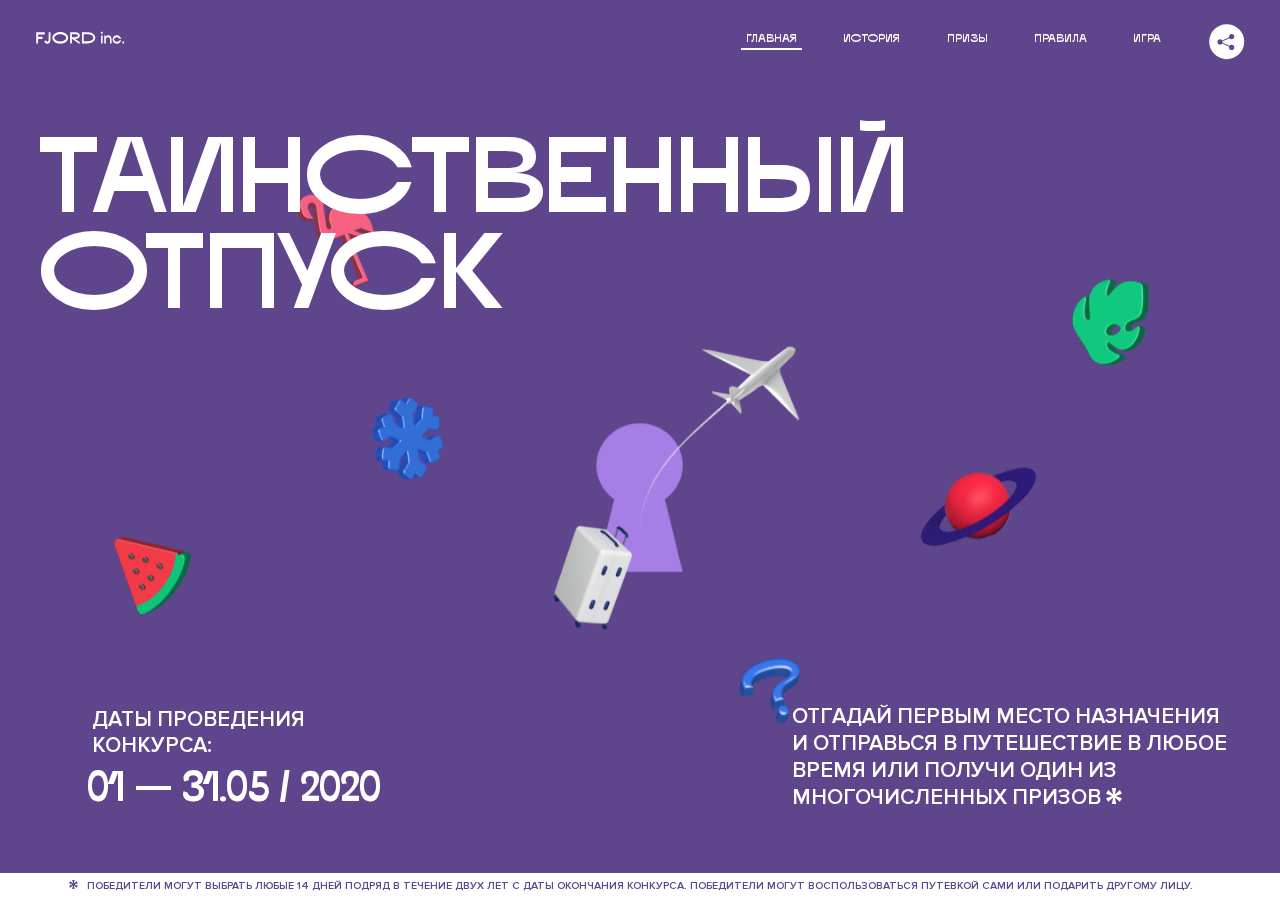
<file: 1/index.html>
<!DOCTYPE html>
<html lang="ru">
<head>
  <meta charset="UTF-8">
  <meta name="description" content="">
  <meta name="viewport" content="width=device-width, initial-scale=1.0">
  <meta http-equiv="X-UA-Compatible" content="ie=edge">
  <title>Mysterious Vacation</title>
<link href="css/style.min.css" rel="stylesheet">  <base href="https://htmlacademy-animation.github.io/1092463-magic-vacation-1/1/">
</head>
<body>

  <header class="page-header js-header">
    <div class="page-header__wrapper">
      <a href="#" class="page-header__logo" aria-label="Перейти на страницу FJORD.Inc">
        <svg width="100" height="15" viewBox="0 0 100 15" fill="none" xmlns="http://www.w3.org/2000/svg">
          <path d="M0.26 1.4V14H2.276V8.906H7.334V6.44H2.276V3.848H9.872V1.4H0.26ZM12.733 14.36C15.127 14.36 16.243 12.65 16.243 9.5V1.4H14.263V8.96C14.263 11.21 13.723 11.876 12.733 11.876C11.833 11.876 11.473 11.3 11.347 10.58L9.36702 10.94C9.63702 13.046 10.663 14.36 12.733 14.36ZM18.3918 7.7C18.3918 11.372 22.3878 14.36 27.3198 14.36C32.2518 14.36 36.2478 11.372 36.2478 7.7C36.2478 4.028 32.2518 1.04 27.3198 1.04C22.3878 1.04 18.3918 4.028 18.3918 7.7ZM20.6058 7.7C20.6058 5.378 23.6118 3.524 27.3198 3.524C30.9918 3.524 33.9798 5.378 33.9798 7.7C33.9798 10.004 30.9918 11.858 27.3198 11.858C23.6118 11.858 20.6058 10.004 20.6058 7.7ZM40.403 14V8.906H40.799L49.079 14.702V12.38L44.039 8.906H44.201C47.999 8.906 49.277 7.304 49.277 5.162C49.277 3.092 47.999 1.4 44.201 1.4H38.387V14H40.403ZM43.535 3.722C45.785 3.722 47.045 4.136 47.045 5.432C47.045 6.764 45.785 7.034 43.535 7.034H40.403V3.722H43.535ZM51.6936 1.382V14H57.8676C62.7456 14 66.7236 11.534 66.7236 7.7C66.7236 3.848 62.7456 1.382 57.8676 1.382H51.6936ZM53.7096 11.624V3.722H57.5436C61.5396 3.722 64.4916 5.018 64.4916 7.7C64.4916 10.238 61.5396 11.624 57.5436 11.624H53.7096ZM73.1832 14.018H74.9832V5H73.1832V14.018ZM72.9132 1.976C72.9132 2.57 73.3992 3.092 74.0832 3.092C74.7492 3.092 75.2352 2.57 75.2352 1.976C75.2352 1.382 74.7672 0.805999 74.0832 0.805999C73.3812 0.805999 72.9132 1.382 72.9132 1.976ZM76.7867 14H78.5687V9.104C78.7487 8.006 79.5947 6.962 81.0887 6.962C82.1147 6.962 83.2667 7.448 83.2667 9.554V14H85.0487V9.014C85.0487 6.152 83.2307 4.73 81.3587 4.73C79.9187 4.73 79.0727 5.558 78.5687 6.854V5H76.7867V14ZM90.9898 14.27C93.5098 14.27 95.3818 12.506 95.7238 10.328H94.0498C93.7258 11.3 92.6998 12.02 90.9898 12.02C88.8478 12.02 87.7678 10.922 87.7678 9.59C87.7678 8.24 88.8478 6.962 90.9898 6.962C92.7538 6.962 93.7978 7.844 94.0858 8.924H95.7418C95.4358 6.71 93.6178 4.73 90.9898 4.73C88.0918 4.73 86.1298 7.124 86.1298 9.59C86.1298 12.074 88.1278 14.27 90.9898 14.27ZM97.0693 12.938C97.0693 13.658 97.5553 14.144 98.2753 14.144C98.9953 14.144 99.4813 13.658 99.4813 12.938C99.4813 12.2 98.9953 11.714 98.2753 11.714C97.5553 11.714 97.0693 12.2 97.0693 12.938Z" fill="currentColor"></path>
        </svg>
      </a>
      <button class="page-header__toggler js-menu-toggler" type="button" aria-label="Управление мобильным меню"><span>Меню</span></button>
      <nav class="page-header__nav">
        <div class="page-header__menu js-menu" id="menu">
          <ul>
            <li>
              <a class="js-menu-link active" href="#top" data-href="top">главная</a>
            </li>
            <li>
              <a class="js-menu-link" href="#story" data-href="story">история</a>
            </li>
            <li>
              <a class="js-menu-link" href="#prizes" data-href="prizes">призы</a>
            </li>
            <li>
              <a class="js-menu-link" href="#rules" data-href="rules">правила</a>
            </li>
            <li>
              <a class="js-menu-link" href="#game" data-href="game">игра</a>
            </li>
          </ul>
        </div>
        <div class="page-header__social">
          <div class="social-block js-social-block">
            <button class="social-block__toggler" aria-label="Управлять блоком с социальными кнопками">
              <svg width="26" height="22" viewBox="0 0 27 22" fill="none" xmlns="http://www.w3.org/2000/svg">
                <path d="M19.6721 7.43664C21.6273 7.43664 23.213 5.85095 23.213 3.89566C23.213 1.94037 21.6273 0.354675 19.6721 0.354675C17.7168 0.354675 16.1311 1.94037 16.1311 3.89566C16.1311 4.19968 16.1728 4.49178 16.2458 4.77345L7.21751 8.95527C6.57519 8.05214 5.52303 7.46049 4.33078 7.46049C2.37549 7.46049 0.789795 9.04618 0.789795 11.0015C0.789795 12.9568 2.37549 14.5425 4.33078 14.5425C5.52303 14.5425 6.57668 13.9508 7.21751 13.0477L16.2458 17.2295C16.1743 17.5112 16.1311 17.8033 16.1311 18.1073C16.1311 20.0626 17.7168 21.6483 19.6721 21.6483C21.6273 21.6483 23.213 20.0626 23.213 18.1073C23.213 16.152 21.6273 14.5663 19.6721 14.5663C18.4798 14.5663 17.4262 15.158 16.7853 16.0611L7.75701 11.8793C7.82854 11.5976 7.87176 11.3055 7.87176 11.0015C7.87176 10.6974 7.83003 10.4053 7.75701 10.1237L16.7853 5.94186C17.4262 6.84499 18.4783 7.43664 19.6721 7.43664Z" fill="currentColor"></path>
              </svg>
            </button>
            <ul class="social-block__list">
              <li>
                <a class="social-block__link social-block__link--fb" href="#" aria-label="Мы на Facebook">
                  <svg width="8" height="17" viewBox="0 0 8 17" fill="none" xmlns="http://www.w3.org/2000/svg">
                    <path d="M4.24646 16.9899H1.09275L1.05793 8.49828H0V5.30707H1.05793V3.81124C1.05793 1.42084 2.57654 0 5.21735 0H7.41758V3.18585H5.30841C4.28262 3.18585 4.2478 3.48582 4.2478 4.24914V5.30707H7.42964L7.16716 8.49828H4.2478V16.9899H4.24646Z" fill="currentColor"></path>
                  </svg>
                </a>
              </li>
              <li>
                <a class="social-block__link social-block__link--insta" href="#" aria-label="Мы в Instagram">
                  <svg width="15" height="15" viewBox="0 0 15 15" fill="none" xmlns="http://www.w3.org/2000/svg">
                    <path d="M11.0197 0H4.19806C2.14246 0 0.471191 1.66993 0.471191 3.72285V10.5499C0.471191 12.6082 2.14112 14.2727 4.19806 14.2727H11.0197C13.0753 14.2727 14.7466 12.6082 14.7466 10.5499V3.72285C14.7466 1.67127 13.0753 0 11.0197 0ZM11.0197 12.4849H4.19806C3.13076 12.4849 2.26432 11.6158 2.26432 10.5512V3.72419C2.26432 2.65956 3.13076 1.79715 4.19806 1.79715H11.0197C12.087 1.79715 12.9535 2.6609 12.9535 3.72419V10.5512C12.9535 11.6145 12.087 12.4849 11.0197 12.4849Z" fill="currentColor"></path>
                    <path d="M7.60887 3.11084C5.38989 3.11084 3.58203 4.9187 3.58203 7.14036C3.58203 9.35532 5.38989 11.1645 7.60887 11.1645C9.83053 11.1645 11.6357 9.35666 11.6357 7.14036C11.6357 4.9187 9.83053 3.11084 7.60887 3.11084ZM7.60887 9.36871C6.37551 9.36871 5.37784 8.37372 5.37784 7.14036C5.37784 5.90699 6.37551 4.90665 7.60887 4.90665C8.83822 4.90665 9.84259 5.90833 9.84259 7.14036C9.84392 8.37238 8.83822 9.36871 7.60887 9.36871Z" fill="currentColor"></path>
                    <path d="M11.3573 2.35962C10.8256 2.35962 10.3931 2.79752 10.3931 3.32381C10.3931 3.85546 10.8256 4.29336 11.3573 4.29336C11.8862 4.29336 12.3215 3.85546 12.3215 3.32381C12.3215 2.79752 11.8862 2.35962 11.3573 2.35962Z" fill="currentColor"></path>
                  </svg>
                </a>
              </li>
              <li>
                <a class="social-block__link social-block__link--vk" href="#" aria-label="Мы ВКонтакте">
                  <svg width="17" height="10" viewBox="0 0 17 10" fill="none" xmlns="http://www.w3.org/2000/svg">
                    <path d="M14.1234 4.9002C14.1234 4.9002 16.3623 1.72708 16.5866 0.680242C16.6595 0.312285 16.4947 0.103188 16.1069 0.103188C16.1069 0.103188 14.8193 0.103188 14.168 0.103188C13.7235 0.103188 13.5587 0.293278 13.4235 0.579768C13.4235 0.579768 12.3724 2.82553 11.0969 4.24712C10.6861 4.70333 10.4781 4.84318 10.2511 4.84318C10.0646 4.84318 9.98625 4.6911 9.98625 4.27834V0.649016C9.98625 0.147997 9.92545 0.00135496 9.5066 0.00135496H6.39628C6.15578 0.00135496 6.0085 0.134417 6.0085 0.324506C6.0085 0.801084 6.73406 0.908351 6.73406 2.20231V4.87305C6.73406 5.40529 6.70569 5.61575 6.45303 5.61575C5.78016 5.61575 4.19528 3.30618 3.30623 0.678887C3.12923 0.145282 2.93737 0 2.43475 0H0.486409C0.205373 0 0 0.190085 0 0.476576C0 0.991172 0.60666 3.40801 2.99277 6.64358C4.59927 8.8201 6.70569 10 8.60269 10C9.76196 10 10.0416 9.80312 10.0416 9.31432V7.63883C10.0416 7.22607 10.2065 7.04956 10.4429 7.04956C10.7078 7.04956 11.1847 7.13238 12.2805 8.22268C13.5843 9.47862 13.6762 10 14.3896 10H16.5676C16.7919 10 17 9.89273 17 9.52342C17 9.02919 16.3623 8.15343 15.384 7.10659C14.9801 6.56755 14.3302 5.98914 14.1248 5.72301C13.8275 5.40801 13.9154 5.23014 14.1234 4.9002Z" fill="currentColor"></path>
                  </svg>
                </a>
              </li>
            </ul>
          </div>
        </div>
      </nav>
    </div>
  </header>

  <main class="page-content">

    <section class="animation-screen"></section>

    <section class="screen screen--hidden screen--intro js-scrollspy" id="top">
      <div class="screen__wrapper">
        <div class="intro">
          <h1 class="intro__title">Таинственный отпуск</h1>
          <div class="intro__content">
            <div class="intro__info">
              <p class="intro__label">Даты проведения конкурса:</p>
              <p class="intro__date">01 — 31.05 / 2020</p>
            </div>
            <div class="intro__message">
              <p>
                Отгадай первым место назначения и&nbsp;отправься в&nbsp;путешествие в&nbsp;любое время или получи один из многочисленных призов
                <svg width="16" height="16" viewBox="0 0 10 10" fill="none" xmlns="http://www.w3.org/2000/svg">
                  <path d="M0 6.35337L3.90271 4.99012L0 3.64663L1.34615 1.32374L4.44287 4.01073L3.67364 0H6.34615L5.57692 4.01073L8.65385 1.32374L10 3.64663L6.13405 4.99012L10 6.35337L8.65385 8.65651L5.57692 5.98927L6.34615 10H3.67364L4.44287 5.96952L1.34615 8.65651L0 6.35337Z" fill="currentColor"></path>
                </svg>
              </p>
            </div>
          </div>
        </div>
      </div>
      <div class="screen__footer js-footer">
        <button class="screen__footer-enlarge js-footer-toggler" type="button" aria-label="Показать сообщение">
          <svg width="10" height="10" viewBox="0 0 10 10" fill="none" xmlns="http://www.w3.org/2000/svg">
            <path d="M0 6.35337L3.90271 4.99012L0 3.64663L1.34615 1.32374L4.44287 4.01073L3.67364 0H6.34615L5.57692 4.01073L8.65385 1.32374L10 3.64663L6.13405 4.99012L10 6.35337L8.65385 8.65651L5.57692 5.98927L6.34615 10H3.67364L4.44287 5.96952L1.34615 8.65651L0 6.35337Z" fill="currentColor"></path>
          </svg>
        </button>
        <button class="screen__footer-collapse js-footer-toggler" type="button" aria-label="Скрыть сообщение">
          <svg width="13" height="13" viewBox="0 0 13 13" fill="none" xmlns="http://www.w3.org/2000/svg">
            <line x1="12.3536" y1="0.353553" x2="0.738349" y2="11.9688" stroke="currentColor"></line>
            <line x1="0.738319" y1="0.539925" x2="12.3535" y2="12.1551" stroke="currentColor"></line>
          </svg>
        </button>
        <div class="screen__footer-wrapper">
          <div class="screen__footer-announce">
            <p class="screen__footer-label">Даты проведения конкурса:</p>
            <p class="screen__footer-date">01 — 31.05 / 2020</p>
          </div>
          <div class="screen__footer-note">
            <p>
              <svg width="10" height="10" viewBox="0 0 10 10" fill="none" xmlns="http://www.w3.org/2000/svg">
                <path d="M0 6.35337L3.90271 4.99012L0 3.64663L1.34615 1.32374L4.44287 4.01073L3.67364 0H6.34615L5.57692 4.01073L8.65385 1.32374L10 3.64663L6.13405 4.99012L10 6.35337L8.65385 8.65651L5.57692 5.98927L6.34615 10H3.67364L4.44287 5.96952L1.34615 8.65651L0 6.35337Z" fill="currentColor"></path>
              </svg>
              <span>Победители могут выбрать любые 14 дней подряд в&nbsp;течение двух лет с&nbsp;даты окончания конкурса. Победители могут воспользоваться путевкой сами или подарить другому лицу.</span>
            </p>
          </div>
        </div>
      </div>
    </section>

    <section class="screen screen--hidden screen--story js-scrollspy" id="story">

      <div class="slider swiper-container js-slider">

        <div class="swiper-wrapper">

          <div class="slider__item swiper-slide">
            <h2 class="slider__item-title">История</h2>
            <p class="slider__item-text">Джеймс Таргет был основателем компании &laquo;Fjord Inc.&raquo;. С&nbsp;1965 года &laquo;Fjord Inc.&raquo; прославилась надёжными и&nbsp;удобными чемоданами и&nbsp;аксессуарами для туристов.</p>
          </div>

          <div class="slider__item swiper-slide">
            <p class="slider__item-text">Когда Джеймсу было 7&nbsp;лет, в&nbsp;их&nbsp;доме гостил дядюшка и&nbsp;развлекал детей рассказами о&nbsp;своей поездке в&nbsp;место, показавшееся малышу Таргету невероятным. Тогда Джеймс решил, что однажды посетит его, но&nbsp;не&nbsp;будет рассказывать о&nbsp;мечте, пока не&nbsp;осуществит.</p>
          </div>

          <div class="slider__item swiper-slide">
            <p class="slider__item-text">Джеймс Таргет стал увлеченным путешественником. Он&nbsp;посетил 5&nbsp;континентов, 126&nbsp;стран.</p>
          </div>

          <div class="slider__item swiper-slide">
            <p class="slider__item-text">Он&nbsp;сплавлялся по&nbsp;Амазонке и&nbsp;погружался в&nbsp;пещеры Франции, медитировал в&nbsp;горах Тибета и&nbsp;пожимал руку вождя племени Акугауа.</p>
          </div>

          <div class="slider__item swiper-slide">
            <p class="slider__item-text">Из&nbsp;своих поездок Джеймс Таргет привозил идеи, как сделать свои чемоданы &laquo;Fjord Inc.&raquo; удобными и&nbsp;приспособленными к&nbsp;разным дорожным условиям.</p>
          </div>

          <div class="slider__item swiper-slide">
            <p class="slider__item-text">Всё это время Джеймс не&nbsp;оставлял идею поездки своей мечты. Однако, как только он&nbsp;брался за&nbsp;планирование, возникали препятствия, не&nbsp;позволяющие отправиться туда.</p>
          </div>

          <div class="slider__item swiper-slide">
            <p class="slider__item-text">В&nbsp;возрасте 67&nbsp;лет Джеймс Таргет попал под лавину и&nbsp;погиб. В&nbsp;своём завещании он&nbsp;поручил отправить в&nbsp;заветное путешествие трёх смельчаков, единых с&nbsp;ним духом.</p>
          </div>

          <div class="slider__item swiper-slide">
            <p class="slider__item-text">Тех, кто сможет узнать таинственное место, задавая вопросы специально обученному ИИ&nbsp;&laquo;Соне&raquo;, ждет фантастическое путешествие.</p>
          </div>
        </div>
        <div class="slider__controls">
          <button class="slider__control slider__control--prev js-control-prev" type="button" aria-label="Показать предыдущую историю">
            <svg width="12" height="22" viewBox="0 0 12 22" fill="none" xmlns="http://www.w3.org/2000/svg">
              <path d="M11 1L1 11L11 21" stroke="currentColor" stroke-width="2" stroke-linejoin="round"></path>
            </svg>
          </button>
          <button class="slider__control slider__control--next js-control-next" type="button" aria-label="Показать следующую историю">
            <svg width="12" height="22" viewBox="0 0 12 22" fill="none" xmlns="http://www.w3.org/2000/svg">
              <path d="M1 1L11 11L1 21" stroke="currentColor" stroke-width="2" stroke-linejoin="round"></path>
            </svg>
          </button>
        </div>
        <div class="slider__pagination swiper-pagination"></div>
      </div>
    </section>

    <section class="screen screen--hidden screen--prizes js-scrollspy" id="prizes">
      <div class="screen__wrapper">
        <div class="prizes">
          <h2 class="prizes__title">ПРизы</h2>
          <div class="prizes__lead">
            <p>Найди ответ и&nbsp;получи один из&nbsp;призов:</p>
          </div>
          <ul class="prizes__list">
            <li class="prizes__item prizes__item--journeys">
              <div class="prizes__icon">
                <picture>
                  <source srcset="img/prize1-mob.svg" media="(orientation: portrait)">
                  <img src="img/prize1.svg" alt="">
                </picture>
              </div>
              <p class="prizes__desc">
                <b>3</b>
                <span>загадочных путешествия</span>
              </p>
            </li>
            <li class="prizes__item prizes__item--cases">
              <div class="prizes__icon">
                <picture>
                  <source srcset="img/prize2-mob.svg" media="(orientation: portrait)">
                  <img src="img/prize2.svg" alt="">
                </picture>
              </div>
              <p class="prizes__desc">
                <b>7</b>
                <span>надежных чемоданов</span>
              </p>
            </li>
            <li class="prizes__item prizes__item--codes">
              <div class="prizes__icon">
                <picture>
                  <source srcset="img/prize3-mob.svg" media="(orientation: portrait)">
                  <img src="img/prize3.svg" alt="">
                </picture>
              </div>
              <p class="prizes__desc">
                <b>900</b>
                <span>
                  промокодов на&nbsp;скидку 15%
                  <svg width="10" height="10" viewBox="0 0 10 10" fill="none" xmlns="http://www.w3.org/2000/svg">
                    <path d="M0 6.35337L3.90271 4.99012L0 3.64663L1.34615 1.32374L4.44287 4.01073L3.67364 0H6.34615L5.57692 4.01073L8.65385 1.32374L10 3.64663L6.13405 4.99012L10 6.35337L8.65385 8.65651L5.57692 5.98927L6.34615 10H3.67364L4.44287 5.96952L1.34615 8.65651L0 6.35337Z" fill="currentColor"></path>
                  </svg>
                </span>
              </p>
            </li>
          </ul>
        </div>
      </div>
      <div class="screen__footer js-footer">
        <button class="screen__footer-enlarge js-footer-toggler" type="button" aria-label="Показать сообщение">
          <svg width="10" height="10" viewBox="0 0 10 10" fill="none" xmlns="http://www.w3.org/2000/svg">
            <path d="M0 6.35337L3.90271 4.99012L0 3.64663L1.34615 1.32374L4.44287 4.01073L3.67364 0H6.34615L5.57692 4.01073L8.65385 1.32374L10 3.64663L6.13405 4.99012L10 6.35337L8.65385 8.65651L5.57692 5.98927L6.34615 10H3.67364L4.44287 5.96952L1.34615 8.65651L0 6.35337Z" fill="currentColor"></path>
          </svg>
        </button>
        <button class="screen__footer-collapse js-footer-toggler" type="button" aria-label="Скрыть сообщение">
          <svg width="13" height="13" viewBox="0 0 13 13" fill="none" xmlns="http://www.w3.org/2000/svg">
            <line x1="12.3536" y1="0.353553" x2="0.738349" y2="11.9688" stroke="currentColor"></line>
            <line x1="0.738319" y1="0.539925" x2="12.3535" y2="12.1551" stroke="currentColor"></line>
          </svg>
        </button>
        <div class="screen__footer-wrapper">
          <div class="screen__footer-announce">
            <p class="screen__footer-label">Даты проведения конкурса:</p>
            <p class="screen__footer-date">01 — 31.05 / 2020</p>
          </div>
          <div class="screen__footer-note">
            <p>
              <svg width="10" height="10" viewBox="0 0 10 10" fill="none" xmlns="http://www.w3.org/2000/svg">
                <path d="M0 6.35337L3.90271 4.99012L0 3.64663L1.34615 1.32374L4.44287 4.01073L3.67364 0H6.34615L5.57692 4.01073L8.65385 1.32374L10 3.64663L6.13405 4.99012L10 6.35337L8.65385 8.65651L5.57692 5.98927L6.34615 10H3.67364L4.44287 5.96952L1.34615 8.65651L0 6.35337Z" fill="currentColor"></path>
              </svg>
              <span>Скидка&nbsp;15% на&nbsp;единоразовое приобретение путёвки с&nbsp;1&nbsp;июня 2020 по&nbsp;31&nbsp;мая 2022&nbsp;года. Суммируется с&nbsp;другими акциями</span>
            </p>
          </div>
        </div>
      </div>
    </section>

    <section class="screen screen--hidden screen--rules js-scrollspy" id="rules">
      <div class="screen__wrapper">
        <div class="rules">
          <h2 class="rules__title">Правила</h2>
          <div class="rules__lead">
            <p>Для того чтобы получить наследство Джеймса Таргета, тебе нужно выведать у&nbsp;&laquo;Сони&raquo;, куда предстоит отправиться тебе в&nbsp;случае победы</p>
          </div>
          <ol class="rules__list">
            <li class="rules__item">
              <p>Тебе отводится <br>5&nbsp;минут</p>
            </li>
            <li class="rules__item">
              <p>Задавай любые вопросы в&nbsp;текстовом поле</p>
            </li>
            <li class="rules__item">
              <p>Нажимай кнопку &laquo;Узнать&raquo;, чтобы получить ответ</p>
            </li>
            <li class="rules__item">
              <p>&laquo;Соня&raquo; может отвечать только&nbsp;Да или Нет</p>
            </li>
          </ol>
          <a href="#game" class="rules__link btn">Погнали!</a>
        </div>
      </div>
      <div class="screen__disclaimer">
        <div class="disclaimer">
          <ul>
            <li>
              <a href="#">Правовая информация</a>
            </li>
            <li>
              <a href="#">Подробные правила</a>
            </li>
          </ul>
        </div>
      </div>
    </section>

    <section class="screen screen--hidden screen--game js-scrollspy" id="game">
      <div class="screen__wrapper">
        <div class="game">
          <div class="game__header">
            <h2 class="game__title">Игра</h2>
            <div class="game__counter">
              <span>05</span>:<span>00</span>
            </div>
          </div>
          <div class="game__body">
            <div class="chat">
              <div class="chat__body js-chat">
                <ul class="chat__list" id="messages"></ul>
              </div>
              <div class="chat__footer">
                <form action="#" method="post" class="form" id="message-form">
                  <label for="message-field" class="visually-hidden">Поле для ввода вопроса</label>
                  <input type="text" class="form__field" id="message-field">
                  <button class="form__button btn">
                    Узнать
                    <svg width="18" height="19" viewBox="0 0 18 19" fill="none" xmlns="http://www.w3.org/2000/svg">
                      <path stroke="currentColor" stroke-width="2" d="M9 19V1"></path>
                      <path d="M1 9l8-8 8 8" stroke="currentColor" stroke-width="2" stroke-linejoin="round"></path>
                    </svg>
                  </button>
                </form>
              </div>
            </div>
          </div>
          <!-- временные кнопки для показа результата -->
          <div class="game__buttons">
            <button class="game__button btn js-show-result" type="button" data-target="result">Положительный результат</button>
            <button class="game__button btn js-show-result" type="button" data-target="result2">Положительный результат - 2</button>
            <button class="game__button btn js-show-result" type="button" data-target="result3">Отрицательный результат</button>
          </div>
        </div>
      </div>
    </section>

    <section class="screen screen--hidden screen--result" id="result">
      <div class="screen__wrapper">
        <div class="result result--trip">
          <div class="result__image">
            <picture>
              <source srcset="img/result1-mob.png 1x, img/result1-mob@2x.png 2x" media="(max-width: 768px) and (orientation: portrait)">
              <img src="img/result1.png" srcset="img/result1@2x.png 2x" alt="">
            </picture>
          </div>
          <h2 class="result__title">
            <span class="visually-hidden">ПОбеда!</span>
            <svg xmlns="http://www.w3.org/2000/svg" viewBox="0 0 568.85 109.24">
              <path d="M16,24.44V92H2.6V8H75V92H61.52V24.44H16Z" transform="translate(-2.1 -1.5)" fill="none" stroke="currentColor"></path>
              <path d="M148.76,5.6c32.88,0,59.52,19.92,59.52,44.4s-26.64,44.4-59.52,44.4S89.24,74.48,89.24,50,115.88,5.6,148.76,5.6Zm0,72.12c24.48,0,44.4-12.36,44.4-27.72s-19.92-27.84-44.4-27.84C124,22.16,104,34.52,104,50S124,77.72,148.76,77.72Z" transform="translate(-2.1 -1.5)" fill="none" stroke="currentColor"></path>
              <path d="M287.36,8V24.44H236v14.4h25.32c25.44,0,34,11.16,34,26.52,0,15.6-8.52,26.64-34,26.64H222.56V8h64.8ZM256.88,76.52c15.12,0,23.52-2,23.52-11.52S272,54.44,256.88,54.44H236V76.52h20.88Z" transform="translate(-2.1 -1.5)" fill="none" stroke="currentColor"></path>
              <path d="M371.47,8V24.44H320.84V41.6h33.6V58h-33.6V75.56h50.64V92H307.4V8h64.08Z" transform="translate(-2.1 -1.5)" fill="none" stroke="currentColor"></path>
              <path d="M382.39,110.24V75.56h7.44c4.56-4.68,7.8-18.36,8.76-56L399,8h48.6V75.56h10v34.68H442.87V92H397v18.24H382.39Zm51.72-34.68V24.44H411.55v3.12c-0.48,22.44-3.24,37.68-7.2,48h29.76Z" transform="translate(-2.1 -1.5)" fill="none" stroke="currentColor"></path>
              <path d="M463.75,92l28-84h27.12l28.08,84H533.47l-7.8-23.52h-37.8L480.07,92H463.75Zm56.64-40L507,11.84,493.51,52h26.88Z" transform="translate(-2.1 -1.5)" fill="none" stroke="currentColor"></path>
              <path d="M554.12,70.4L555.55,2H569l1.44,68.4H554.12Zm8.28,6.36c4.8,0,8,3.24,8,8.16a8,8,0,1,1-16.08,0C554.35,80,557.59,76.76,562.39,76.76Z" transform="translate(-2.1 -1.5)" fill="none" stroke="currentColor"></path>
            </svg>
          </h2>
          <div class="result__text">
            <p>ты&nbsp;отправляешься в&nbsp;Арктику!</p>
          </div>
          <div class="result__form">
            <form action="#" method="post" class="form form--result">
              <label for="email-field" class="form__label">зарегистрируй результат</label>
              <input type="email" class="form__field" id="email-field" placeholder="e-mail для регистации результата и получения приза" required="">
              <button class="form__button btn">
                отправить
                <svg width="18" height="19" viewBox="0 0 18 19" fill="none" xmlns="http://www.w3.org/2000/svg">
                  <path stroke="currentColor" stroke-width="2" d="M9 19V1"></path>
                  <path d="M1 9l8-8 8 8" stroke="currentColor" stroke-width="2" stroke-linejoin="round"></path>
                </svg>
              </button>
            </form>
          </div>
        </div>
      </div>
    </section>

    <section class="screen screen--hidden screen--result" id="result2">
      <div class="screen__wrapper">
        <div class="result result--prize">
          <div class="result__image">
            <picture>
              <source srcset="img/result2-mob.png 1x, img/result2-mob@2x.png 2x" media="(max-width: 768px) and (orientation: portrait)">
              <img src="img/result2.png" srcset="img/result2@2x.png 2x" alt="">
            </picture>
          </div>
          <h2 class="result__title">
            <span class="visually-hidden">ПОбеда!</span>
            <svg xmlns="http://www.w3.org/2000/svg" viewBox="0 0 568.85 109.24">
              <path d="M16,24.44V92H2.6V8H75V92H61.52V24.44H16Z" transform="translate(-2.1 -1.5)" fill="none" stroke="currentColor"></path>
              <path d="M148.76,5.6c32.88,0,59.52,19.92,59.52,44.4s-26.64,44.4-59.52,44.4S89.24,74.48,89.24,50,115.88,5.6,148.76,5.6Zm0,72.12c24.48,0,44.4-12.36,44.4-27.72s-19.92-27.84-44.4-27.84C124,22.16,104,34.52,104,50S124,77.72,148.76,77.72Z" transform="translate(-2.1 -1.5)" fill="none" stroke="currentColor"></path>
              <path d="M287.36,8V24.44H236v14.4h25.32c25.44,0,34,11.16,34,26.52,0,15.6-8.52,26.64-34,26.64H222.56V8h64.8ZM256.88,76.52c15.12,0,23.52-2,23.52-11.52S272,54.44,256.88,54.44H236V76.52h20.88Z" transform="translate(-2.1 -1.5)" fill="none" stroke="currentColor"></path>
              <path d="M371.47,8V24.44H320.84V41.6h33.6V58h-33.6V75.56h50.64V92H307.4V8h64.08Z" transform="translate(-2.1 -1.5)" fill="none" stroke="currentColor"></path>
              <path d="M382.39,110.24V75.56h7.44c4.56-4.68,7.8-18.36,8.76-56L399,8h48.6V75.56h10v34.68H442.87V92H397v18.24H382.39Zm51.72-34.68V24.44H411.55v3.12c-0.48,22.44-3.24,37.68-7.2,48h29.76Z" transform="translate(-2.1 -1.5)" fill="none" stroke="currentColor"></path>
              <path d="M463.75,92l28-84h27.12l28.08,84H533.47l-7.8-23.52h-37.8L480.07,92H463.75Zm56.64-40L507,11.84,493.51,52h26.88Z" transform="translate(-2.1 -1.5)" fill="none" stroke="currentColor"></path>
              <path d="M554.12,70.4L555.55,2H569l1.44,68.4H554.12Zm8.28,6.36c4.8,0,8,3.24,8,8.16a8,8,0,1,1-16.08,0C554.35,80,557.59,76.76,562.39,76.76Z" transform="translate(-2.1 -1.5)" fill="none" stroke="currentColor"></path>
            </svg>
          </h2>
          <div class="result__text">
            <p>чемодан &laquo;Fjord&nbsp;Inc.&raquo;&nbsp;твой</p>
          </div>
          <div class="result__form">
            <form action="#" method="post" class="form form--result">
              <label for="email-field2" class="form__label">зарегистрируй результат</label>
              <input type="email" class="form__field" id="email-field2" placeholder="e-mail для регистации результата и получения приза" required="">
              <button class="form__button btn">
                отправить
                <svg width="18" height="19" viewBox="0 0 18 19" fill="none" xmlns="http://www.w3.org/2000/svg">
                  <path stroke="currentColor" stroke-width="2" d="M9 19V1"></path>
                  <path d="M1 9l8-8 8 8" stroke="currentColor" stroke-width="2" stroke-linejoin="round"></path>
                </svg>
              </button>
            </form>
          </div>
        </div>
      </div>
    </section>

    <section class="screen screen--hidden screen--result" id="result3">
      <div class="screen__wrapper">
        <div class="result result--negative">
          <div class="result__image">
            <picture>
              <source srcset="img/result3-mob.png 1x, img/result3-mob@2x.png 2x" media="(max-width: 768px) and (orientation: portrait)">
              <img src="img/result3.png" srcset="img/result3@2x.png 2x" alt="">
            </picture>
          </div>
          <h2 class="result__title">
            <span class="visually-hidden">Не угадал!</span>
            <svg xmlns="http://www.w3.org/2000/svg" viewBox="0 0 660.77 109.24">
              <path d="M2.66,92V8H16.1V42.2H53.3V8H66.74V92H53.3V58.64H16.1V92H2.66Z" transform="translate(-2.16 -1.5)" fill="none" stroke="currentColor"></path>
              <path d="M147.62,8V24.44H97V41.6h33.6V58H97V75.56h50.64V92H83.54V8h64.08Z" transform="translate(-2.16 -1.5)" fill="none" stroke="currentColor"></path>
              <path d="M199.22,8l20.52,42.36L235.34,8h16.44l-31,84H204.38l9.48-25.92L185.78,8h13.44Z" transform="translate(-2.16 -1.5)" fill="none" stroke="currentColor"></path>
              <path d="M273.74,24.44V92H260.3V8h50.16V24.44H273.74Z" transform="translate(-2.16 -1.5)" fill="none" stroke="currentColor"></path>
              <path d="M307.1,92l28-84h27.12l28.08,84H376.82L369,68.48h-37.8L323.42,92H307.1Zm56.64-40L350.3,11.84,336.86,52h26.88Z" transform="translate(-2.16 -1.5)" fill="none" stroke="currentColor"></path>
              <path d="M396.38,110.24V75.56h7.44c4.56-4.68,7.8-18.36,8.76-56L412.94,8h48.6V75.56h10v34.68H456.86V92H411v18.24H396.38ZM448.1,75.56V24.44H425.54v3.12c-0.48,22.44-3.24,37.68-7.2,48H448.1Z" transform="translate(-2.16 -1.5)" fill="none" stroke="currentColor"></path>
              <path d="M477.74,92l28-84h27.12L560.9,92H547.46l-7.8-23.52h-37.8L494.06,92H477.74Zm56.64-40-13.44-40.2L507.5,52h26.88Z" transform="translate(-2.16 -1.5)" fill="none" stroke="currentColor"></path>
              <path d="M568.7,76.88a13.77,13.77,0,0,0,5,1c6.6,0,10.44-6.24,12-58.32L586.22,8h46.2V92H619V24.44H598.82l-0.12,3.12C597.14,81,589,94.4,573.74,94.4a28.55,28.55,0,0,1-6.72-.84Z" transform="translate(-2.16 -1.5)" fill="none" stroke="currentColor"></path>
              <path d="M646.1,70.4L647.54,2H661l1.44,68.4H646.1Zm8.28,6.36c4.8,0,8,3.24,8,8.16a8,8,0,0,1-16.08,0C646.34,80,649.58,76.76,654.38,76.76Z" transform="translate(-2.16 -1.5)" fill="none" stroke="currentColor"></path>
            </svg>
          </h2>
          <button class="result__button js-play" type="button">
            не сдавайся!
            <span>
              <svg width="27" height="22" viewBox="0 0 27 22" fill="none" xmlns="http://www.w3.org/2000/svg">
                <path d="M10.6899 1.47998C5.42992 1.47998 1.16992 5.73998 1.16992 11C1.16992 16.26 5.42992 20.52 10.6899 20.52C15.9499 20.52 20.2099 16.26 20.2099 11V7.13998" stroke="currentColor" stroke-width="2" stroke-miterlimit="10"></path>
                <path d="M15.1099 12.5099L20.1499 7.13989L25.3099 12.6299" stroke="currentColor" stroke-width="2" stroke-miterlimit="10" stroke-linejoin="round"></path>
              </svg>
            </span>
          </button>
        </div>
      </div>
    </section>

  </main>

<script src="js/script.js"></script></body>
</html>
</file>
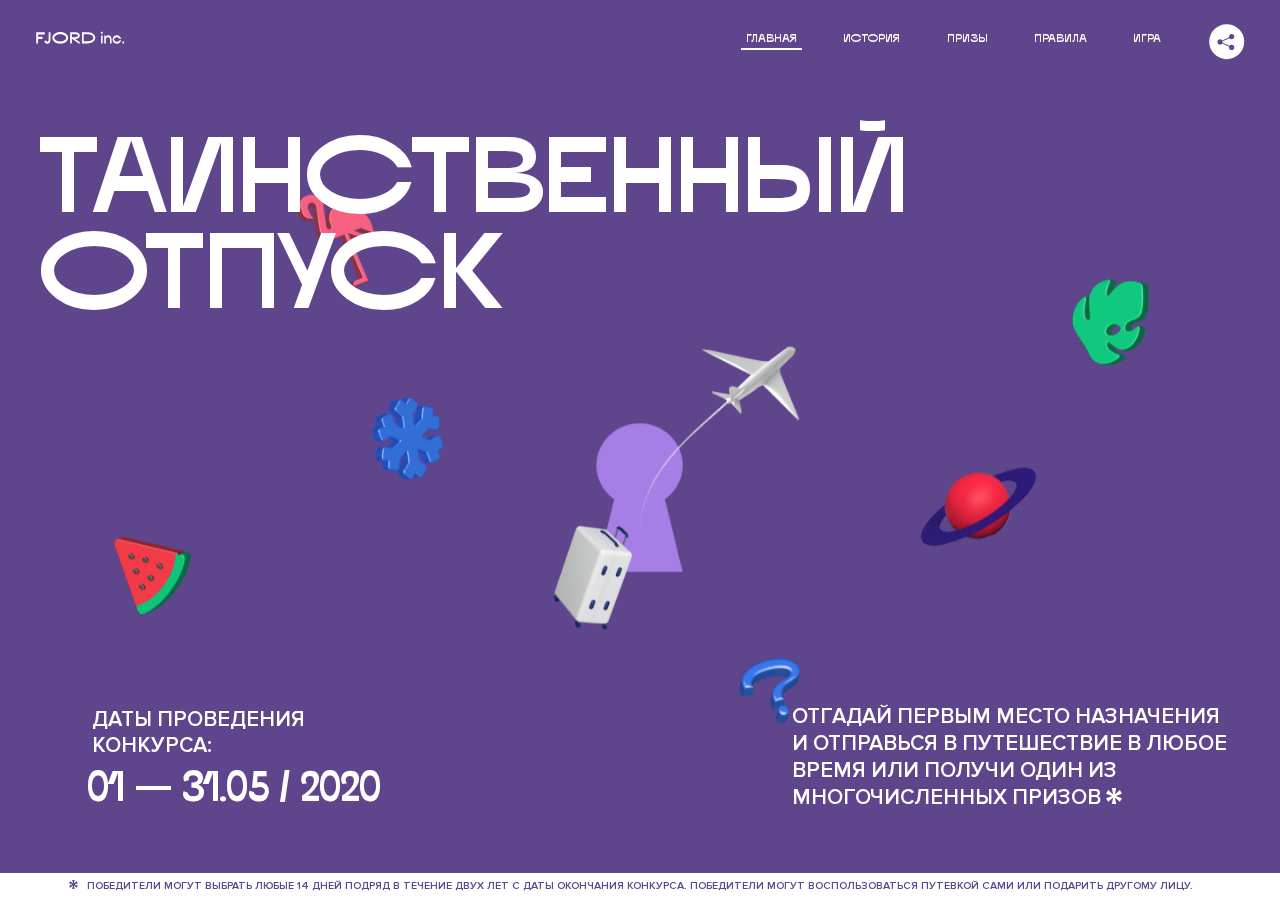
<file: 2/index.html>
<!DOCTYPE html>
<html lang="ru">
<head>
  <meta charset="UTF-8">
  <meta name="description" content="">
  <meta name="viewport" content="width=device-width, initial-scale=1.0">
  <meta http-equiv="X-UA-Compatible" content="ie=edge">
  <title>Mysterious Vacation</title>
<link href="css/style.min.css" rel="stylesheet">  <base href="https://htmlacademy-animation.github.io/1092463-magic-vacation-1/2/">
</head>
<body>

  <header class="page-header js-header">
    <div class="page-header__wrapper">
      <a href="#" class="page-header__logo" aria-label="Перейти на страницу FJORD.Inc">
        <svg width="100" height="15" viewBox="0 0 100 15" fill="none" xmlns="http://www.w3.org/2000/svg">
          <path d="M0.26 1.4V14H2.276V8.906H7.334V6.44H2.276V3.848H9.872V1.4H0.26ZM12.733 14.36C15.127 14.36 16.243 12.65 16.243 9.5V1.4H14.263V8.96C14.263 11.21 13.723 11.876 12.733 11.876C11.833 11.876 11.473 11.3 11.347 10.58L9.36702 10.94C9.63702 13.046 10.663 14.36 12.733 14.36ZM18.3918 7.7C18.3918 11.372 22.3878 14.36 27.3198 14.36C32.2518 14.36 36.2478 11.372 36.2478 7.7C36.2478 4.028 32.2518 1.04 27.3198 1.04C22.3878 1.04 18.3918 4.028 18.3918 7.7ZM20.6058 7.7C20.6058 5.378 23.6118 3.524 27.3198 3.524C30.9918 3.524 33.9798 5.378 33.9798 7.7C33.9798 10.004 30.9918 11.858 27.3198 11.858C23.6118 11.858 20.6058 10.004 20.6058 7.7ZM40.403 14V8.906H40.799L49.079 14.702V12.38L44.039 8.906H44.201C47.999 8.906 49.277 7.304 49.277 5.162C49.277 3.092 47.999 1.4 44.201 1.4H38.387V14H40.403ZM43.535 3.722C45.785 3.722 47.045 4.136 47.045 5.432C47.045 6.764 45.785 7.034 43.535 7.034H40.403V3.722H43.535ZM51.6936 1.382V14H57.8676C62.7456 14 66.7236 11.534 66.7236 7.7C66.7236 3.848 62.7456 1.382 57.8676 1.382H51.6936ZM53.7096 11.624V3.722H57.5436C61.5396 3.722 64.4916 5.018 64.4916 7.7C64.4916 10.238 61.5396 11.624 57.5436 11.624H53.7096ZM73.1832 14.018H74.9832V5H73.1832V14.018ZM72.9132 1.976C72.9132 2.57 73.3992 3.092 74.0832 3.092C74.7492 3.092 75.2352 2.57 75.2352 1.976C75.2352 1.382 74.7672 0.805999 74.0832 0.805999C73.3812 0.805999 72.9132 1.382 72.9132 1.976ZM76.7867 14H78.5687V9.104C78.7487 8.006 79.5947 6.962 81.0887 6.962C82.1147 6.962 83.2667 7.448 83.2667 9.554V14H85.0487V9.014C85.0487 6.152 83.2307 4.73 81.3587 4.73C79.9187 4.73 79.0727 5.558 78.5687 6.854V5H76.7867V14ZM90.9898 14.27C93.5098 14.27 95.3818 12.506 95.7238 10.328H94.0498C93.7258 11.3 92.6998 12.02 90.9898 12.02C88.8478 12.02 87.7678 10.922 87.7678 9.59C87.7678 8.24 88.8478 6.962 90.9898 6.962C92.7538 6.962 93.7978 7.844 94.0858 8.924H95.7418C95.4358 6.71 93.6178 4.73 90.9898 4.73C88.0918 4.73 86.1298 7.124 86.1298 9.59C86.1298 12.074 88.1278 14.27 90.9898 14.27ZM97.0693 12.938C97.0693 13.658 97.5553 14.144 98.2753 14.144C98.9953 14.144 99.4813 13.658 99.4813 12.938C99.4813 12.2 98.9953 11.714 98.2753 11.714C97.5553 11.714 97.0693 12.2 97.0693 12.938Z" fill="currentColor"></path>
        </svg>
      </a>
      <button class="page-header__toggler js-menu-toggler" type="button" aria-label="Управление мобильным меню"><span>Меню</span></button>
      <nav class="page-header__nav">
        <div class="page-header__menu js-menu" id="menu">
          <ul>
            <li>
              <a class="js-menu-link active" href="#top" data-href="top">главная</a>
            </li>
            <li>
              <a class="js-menu-link" href="#story" data-href="story">история</a>
            </li>
            <li>
              <a class="js-menu-link" href="#prizes" data-href="prizes">призы</a>
            </li>
            <li>
              <a class="js-menu-link" href="#rules" data-href="rules">правила</a>
            </li>
            <li>
              <a class="js-menu-link" href="#game" data-href="game">игра</a>
            </li>
          </ul>
        </div>
        <div class="page-header__social">
          <div class="social-block js-social-block">
            <button class="social-block__toggler" aria-label="Управлять блоком с социальными кнопками">
              <svg width="26" height="22" viewBox="0 0 27 22" fill="none" xmlns="http://www.w3.org/2000/svg">
                <path d="M19.6721 7.43664C21.6273 7.43664 23.213 5.85095 23.213 3.89566C23.213 1.94037 21.6273 0.354675 19.6721 0.354675C17.7168 0.354675 16.1311 1.94037 16.1311 3.89566C16.1311 4.19968 16.1728 4.49178 16.2458 4.77345L7.21751 8.95527C6.57519 8.05214 5.52303 7.46049 4.33078 7.46049C2.37549 7.46049 0.789795 9.04618 0.789795 11.0015C0.789795 12.9568 2.37549 14.5425 4.33078 14.5425C5.52303 14.5425 6.57668 13.9508 7.21751 13.0477L16.2458 17.2295C16.1743 17.5112 16.1311 17.8033 16.1311 18.1073C16.1311 20.0626 17.7168 21.6483 19.6721 21.6483C21.6273 21.6483 23.213 20.0626 23.213 18.1073C23.213 16.152 21.6273 14.5663 19.6721 14.5663C18.4798 14.5663 17.4262 15.158 16.7853 16.0611L7.75701 11.8793C7.82854 11.5976 7.87176 11.3055 7.87176 11.0015C7.87176 10.6974 7.83003 10.4053 7.75701 10.1237L16.7853 5.94186C17.4262 6.84499 18.4783 7.43664 19.6721 7.43664Z" fill="currentColor"></path>
              </svg>
            </button>
            <ul class="social-block__list">
              <li>
                <a class="social-block__link social-block__link--fb" href="#" aria-label="Мы на Facebook">
                  <svg width="8" height="17" viewBox="0 0 8 17" fill="none" xmlns="http://www.w3.org/2000/svg">
                    <path d="M4.24646 16.9899H1.09275L1.05793 8.49828H0V5.30707H1.05793V3.81124C1.05793 1.42084 2.57654 0 5.21735 0H7.41758V3.18585H5.30841C4.28262 3.18585 4.2478 3.48582 4.2478 4.24914V5.30707H7.42964L7.16716 8.49828H4.2478V16.9899H4.24646Z" fill="currentColor"></path>
                  </svg>
                </a>
              </li>
              <li>
                <a class="social-block__link social-block__link--insta" href="#" aria-label="Мы в Instagram">
                  <svg width="15" height="15" viewBox="0 0 15 15" fill="none" xmlns="http://www.w3.org/2000/svg">
                    <path d="M11.0197 0H4.19806C2.14246 0 0.471191 1.66993 0.471191 3.72285V10.5499C0.471191 12.6082 2.14112 14.2727 4.19806 14.2727H11.0197C13.0753 14.2727 14.7466 12.6082 14.7466 10.5499V3.72285C14.7466 1.67127 13.0753 0 11.0197 0ZM11.0197 12.4849H4.19806C3.13076 12.4849 2.26432 11.6158 2.26432 10.5512V3.72419C2.26432 2.65956 3.13076 1.79715 4.19806 1.79715H11.0197C12.087 1.79715 12.9535 2.6609 12.9535 3.72419V10.5512C12.9535 11.6145 12.087 12.4849 11.0197 12.4849Z" fill="currentColor"></path>
                    <path d="M7.60887 3.11084C5.38989 3.11084 3.58203 4.9187 3.58203 7.14036C3.58203 9.35532 5.38989 11.1645 7.60887 11.1645C9.83053 11.1645 11.6357 9.35666 11.6357 7.14036C11.6357 4.9187 9.83053 3.11084 7.60887 3.11084ZM7.60887 9.36871C6.37551 9.36871 5.37784 8.37372 5.37784 7.14036C5.37784 5.90699 6.37551 4.90665 7.60887 4.90665C8.83822 4.90665 9.84259 5.90833 9.84259 7.14036C9.84392 8.37238 8.83822 9.36871 7.60887 9.36871Z" fill="currentColor"></path>
                    <path d="M11.3573 2.35962C10.8256 2.35962 10.3931 2.79752 10.3931 3.32381C10.3931 3.85546 10.8256 4.29336 11.3573 4.29336C11.8862 4.29336 12.3215 3.85546 12.3215 3.32381C12.3215 2.79752 11.8862 2.35962 11.3573 2.35962Z" fill="currentColor"></path>
                  </svg>
                </a>
              </li>
              <li>
                <a class="social-block__link social-block__link--vk" href="#" aria-label="Мы ВКонтакте">
                  <svg width="17" height="10" viewBox="0 0 17 10" fill="none" xmlns="http://www.w3.org/2000/svg">
                    <path d="M14.1234 4.9002C14.1234 4.9002 16.3623 1.72708 16.5866 0.680242C16.6595 0.312285 16.4947 0.103188 16.1069 0.103188C16.1069 0.103188 14.8193 0.103188 14.168 0.103188C13.7235 0.103188 13.5587 0.293278 13.4235 0.579768C13.4235 0.579768 12.3724 2.82553 11.0969 4.24712C10.6861 4.70333 10.4781 4.84318 10.2511 4.84318C10.0646 4.84318 9.98625 4.6911 9.98625 4.27834V0.649016C9.98625 0.147997 9.92545 0.00135496 9.5066 0.00135496H6.39628C6.15578 0.00135496 6.0085 0.134417 6.0085 0.324506C6.0085 0.801084 6.73406 0.908351 6.73406 2.20231V4.87305C6.73406 5.40529 6.70569 5.61575 6.45303 5.61575C5.78016 5.61575 4.19528 3.30618 3.30623 0.678887C3.12923 0.145282 2.93737 0 2.43475 0H0.486409C0.205373 0 0 0.190085 0 0.476576C0 0.991172 0.60666 3.40801 2.99277 6.64358C4.59927 8.8201 6.70569 10 8.60269 10C9.76196 10 10.0416 9.80312 10.0416 9.31432V7.63883C10.0416 7.22607 10.2065 7.04956 10.4429 7.04956C10.7078 7.04956 11.1847 7.13238 12.2805 8.22268C13.5843 9.47862 13.6762 10 14.3896 10H16.5676C16.7919 10 17 9.89273 17 9.52342C17 9.02919 16.3623 8.15343 15.384 7.10659C14.9801 6.56755 14.3302 5.98914 14.1248 5.72301C13.8275 5.40801 13.9154 5.23014 14.1234 4.9002Z" fill="currentColor"></path>
                  </svg>
                </a>
              </li>
            </ul>
          </div>
        </div>
      </nav>
    </div>
  </header>

  <main class="page-content">

    <section class="animation-screen"></section>

    <section class="screen screen--hidden screen--intro js-scrollspy" id="top">
      <div class="screen__wrapper">
        <div class="intro">
          <h1 class="intro__title">Таинственный отпуск</h1>
          <div class="intro__content">
            <div class="intro__info">
              <p class="intro__label">Даты проведения конкурса:</p>
              <p class="intro__date">01 — 31.05 / 2020</p>
            </div>
            <div class="intro__message">
              <p>
                Отгадай первым место назначения и&nbsp;отправься в&nbsp;путешествие в&nbsp;любое время или получи один из многочисленных призов
                <svg width="16" height="16" viewBox="0 0 10 10" fill="none" xmlns="http://www.w3.org/2000/svg">
                  <path d="M0 6.35337L3.90271 4.99012L0 3.64663L1.34615 1.32374L4.44287 4.01073L3.67364 0H6.34615L5.57692 4.01073L8.65385 1.32374L10 3.64663L6.13405 4.99012L10 6.35337L8.65385 8.65651L5.57692 5.98927L6.34615 10H3.67364L4.44287 5.96952L1.34615 8.65651L0 6.35337Z" fill="currentColor"></path>
                </svg>
              </p>
            </div>
          </div>
        </div>
      </div>
      <div class="screen__footer js-footer">
        <button class="screen__footer-enlarge js-footer-toggler" type="button" aria-label="Показать сообщение">
          <svg width="10" height="10" viewBox="0 0 10 10" fill="none" xmlns="http://www.w3.org/2000/svg">
            <path d="M0 6.35337L3.90271 4.99012L0 3.64663L1.34615 1.32374L4.44287 4.01073L3.67364 0H6.34615L5.57692 4.01073L8.65385 1.32374L10 3.64663L6.13405 4.99012L10 6.35337L8.65385 8.65651L5.57692 5.98927L6.34615 10H3.67364L4.44287 5.96952L1.34615 8.65651L0 6.35337Z" fill="currentColor"></path>
          </svg>
        </button>
        <button class="screen__footer-collapse js-footer-toggler" type="button" aria-label="Скрыть сообщение">
          <svg width="13" height="13" viewBox="0 0 13 13" fill="none" xmlns="http://www.w3.org/2000/svg">
            <line x1="12.3536" y1="0.353553" x2="0.738349" y2="11.9688" stroke="currentColor"></line>
            <line x1="0.738319" y1="0.539925" x2="12.3535" y2="12.1551" stroke="currentColor"></line>
          </svg>
        </button>
        <div class="screen__footer-wrapper">
          <div class="screen__footer-announce">
            <p class="screen__footer-label">Даты проведения конкурса:</p>
            <p class="screen__footer-date">01 — 31.05 / 2020</p>
          </div>
          <div class="screen__footer-note">
            <p>
              <svg width="10" height="10" viewBox="0 0 10 10" fill="none" xmlns="http://www.w3.org/2000/svg">
                <path d="M0 6.35337L3.90271 4.99012L0 3.64663L1.34615 1.32374L4.44287 4.01073L3.67364 0H6.34615L5.57692 4.01073L8.65385 1.32374L10 3.64663L6.13405 4.99012L10 6.35337L8.65385 8.65651L5.57692 5.98927L6.34615 10H3.67364L4.44287 5.96952L1.34615 8.65651L0 6.35337Z" fill="currentColor"></path>
              </svg>
              <span>Победители могут выбрать любые 14 дней подряд в&nbsp;течение двух лет с&nbsp;даты окончания конкурса. Победители могут воспользоваться путевкой сами или подарить другому лицу.</span>
            </p>
          </div>
        </div>
      </div>
    </section>

    <section class="screen screen--hidden screen--story js-scrollspy" id="story">

      <div class="slider swiper-container js-slider">

        <div class="swiper-wrapper">

          <div class="slider__item swiper-slide">
            <h2 class="slider__item-title">История</h2>
            <p class="slider__item-text">Джеймс Таргет был основателем компании &laquo;Fjord Inc.&raquo;. С&nbsp;1965 года &laquo;Fjord Inc.&raquo; прославилась надёжными и&nbsp;удобными чемоданами и&nbsp;аксессуарами для туристов.</p>
          </div>

          <div class="slider__item swiper-slide">
            <p class="slider__item-text">Когда Джеймсу было 7&nbsp;лет, в&nbsp;их&nbsp;доме гостил дядюшка и&nbsp;развлекал детей рассказами о&nbsp;своей поездке в&nbsp;место, показавшееся малышу Таргету невероятным. Тогда Джеймс решил, что однажды посетит его, но&nbsp;не&nbsp;будет рассказывать о&nbsp;мечте, пока не&nbsp;осуществит.</p>
          </div>

          <div class="slider__item swiper-slide">
            <p class="slider__item-text">Джеймс Таргет стал увлеченным путешественником. Он&nbsp;посетил 5&nbsp;континентов, 126&nbsp;стран.</p>
          </div>

          <div class="slider__item swiper-slide">
            <p class="slider__item-text">Он&nbsp;сплавлялся по&nbsp;Амазонке и&nbsp;погружался в&nbsp;пещеры Франции, медитировал в&nbsp;горах Тибета и&nbsp;пожимал руку вождя племени Акугауа.</p>
          </div>

          <div class="slider__item swiper-slide">
            <p class="slider__item-text">Из&nbsp;своих поездок Джеймс Таргет привозил идеи, как сделать свои чемоданы &laquo;Fjord Inc.&raquo; удобными и&nbsp;приспособленными к&nbsp;разным дорожным условиям.</p>
          </div>

          <div class="slider__item swiper-slide">
            <p class="slider__item-text">Всё это время Джеймс не&nbsp;оставлял идею поездки своей мечты. Однако, как только он&nbsp;брался за&nbsp;планирование, возникали препятствия, не&nbsp;позволяющие отправиться туда.</p>
          </div>

          <div class="slider__item swiper-slide">
            <p class="slider__item-text">В&nbsp;возрасте 67&nbsp;лет Джеймс Таргет попал под лавину и&nbsp;погиб. В&nbsp;своём завещании он&nbsp;поручил отправить в&nbsp;заветное путешествие трёх смельчаков, единых с&nbsp;ним духом.</p>
          </div>

          <div class="slider__item swiper-slide">
            <p class="slider__item-text">Тех, кто сможет узнать таинственное место, задавая вопросы специально обученному ИИ&nbsp;&laquo;Соне&raquo;, ждет фантастическое путешествие.</p>
          </div>
        </div>
        <div class="slider__controls">
          <button class="slider__control slider__control--prev js-control-prev" type="button" aria-label="Показать предыдущую историю">
            <svg width="12" height="22" viewBox="0 0 12 22" fill="none" xmlns="http://www.w3.org/2000/svg">
              <path d="M11 1L1 11L11 21" stroke="currentColor" stroke-width="2" stroke-linejoin="round"></path>
            </svg>
          </button>
          <button class="slider__control slider__control--next js-control-next" type="button" aria-label="Показать следующую историю">
            <svg width="12" height="22" viewBox="0 0 12 22" fill="none" xmlns="http://www.w3.org/2000/svg">
              <path d="M1 1L11 11L1 21" stroke="currentColor" stroke-width="2" stroke-linejoin="round"></path>
            </svg>
          </button>
        </div>
        <div class="slider__pagination swiper-pagination"></div>
      </div>
    </section>

    <section class="screen screen--hidden screen--prizes js-scrollspy" id="prizes">
      <div class="screen__wrapper">
        <div class="prizes">
          <h2 class="prizes__title">ПРизы</h2>
          <div class="prizes__lead">
            <p>Найди ответ и&nbsp;получи один из&nbsp;призов:</p>
          </div>
          <ul class="prizes__list">
            <li class="prizes__item prizes__item--journeys">
              <div class="prizes__icon">
                <picture>
                  <source srcset="img/prize1-mob.svg" media="(orientation: portrait)">
                  <img src="img/prize1.svg" alt="">
                </picture>
              </div>
              <p class="prizes__desc">
                <b>3</b>
                <span>загадочных путешествия</span>
              </p>
            </li>
            <li class="prizes__item prizes__item--cases">
              <div class="prizes__icon">
                <picture>
                  <source srcset="img/prize2-mob.svg" media="(orientation: portrait)">
                  <img src="img/prize2.svg" alt="">
                </picture>
              </div>
              <p class="prizes__desc">
                <b>7</b>
                <span>надежных чемоданов</span>
              </p>
            </li>
            <li class="prizes__item prizes__item--codes">
              <div class="prizes__icon">
                <picture>
                  <source srcset="img/prize3-mob.svg" media="(orientation: portrait)">
                  <img src="img/prize3.svg" alt="">
                </picture>
              </div>
              <p class="prizes__desc">
                <b>900</b>
                <span>
                  промокодов на&nbsp;скидку 15%
                  <svg width="10" height="10" viewBox="0 0 10 10" fill="none" xmlns="http://www.w3.org/2000/svg">
                    <path d="M0 6.35337L3.90271 4.99012L0 3.64663L1.34615 1.32374L4.44287 4.01073L3.67364 0H6.34615L5.57692 4.01073L8.65385 1.32374L10 3.64663L6.13405 4.99012L10 6.35337L8.65385 8.65651L5.57692 5.98927L6.34615 10H3.67364L4.44287 5.96952L1.34615 8.65651L0 6.35337Z" fill="currentColor"></path>
                  </svg>
                </span>
              </p>
            </li>
          </ul>
        </div>
      </div>
      <div class="screen__footer js-footer">
        <button class="screen__footer-enlarge js-footer-toggler" type="button" aria-label="Показать сообщение">
          <svg width="10" height="10" viewBox="0 0 10 10" fill="none" xmlns="http://www.w3.org/2000/svg">
            <path d="M0 6.35337L3.90271 4.99012L0 3.64663L1.34615 1.32374L4.44287 4.01073L3.67364 0H6.34615L5.57692 4.01073L8.65385 1.32374L10 3.64663L6.13405 4.99012L10 6.35337L8.65385 8.65651L5.57692 5.98927L6.34615 10H3.67364L4.44287 5.96952L1.34615 8.65651L0 6.35337Z" fill="currentColor"></path>
          </svg>
        </button>
        <button class="screen__footer-collapse js-footer-toggler" type="button" aria-label="Скрыть сообщение">
          <svg width="13" height="13" viewBox="0 0 13 13" fill="none" xmlns="http://www.w3.org/2000/svg">
            <line x1="12.3536" y1="0.353553" x2="0.738349" y2="11.9688" stroke="currentColor"></line>
            <line x1="0.738319" y1="0.539925" x2="12.3535" y2="12.1551" stroke="currentColor"></line>
          </svg>
        </button>
        <div class="screen__footer-wrapper">
          <div class="screen__footer-announce">
            <p class="screen__footer-label">Даты проведения конкурса:</p>
            <p class="screen__footer-date">01 — 31.05 / 2020</p>
          </div>
          <div class="screen__footer-note">
            <p>
              <svg width="10" height="10" viewBox="0 0 10 10" fill="none" xmlns="http://www.w3.org/2000/svg">
                <path d="M0 6.35337L3.90271 4.99012L0 3.64663L1.34615 1.32374L4.44287 4.01073L3.67364 0H6.34615L5.57692 4.01073L8.65385 1.32374L10 3.64663L6.13405 4.99012L10 6.35337L8.65385 8.65651L5.57692 5.98927L6.34615 10H3.67364L4.44287 5.96952L1.34615 8.65651L0 6.35337Z" fill="currentColor"></path>
              </svg>
              <span>Скидка&nbsp;15% на&nbsp;единоразовое приобретение путёвки с&nbsp;1&nbsp;июня 2020 по&nbsp;31&nbsp;мая 2022&nbsp;года. Суммируется с&nbsp;другими акциями</span>
            </p>
          </div>
        </div>
      </div>
    </section>

    <section class="screen screen--hidden screen--rules js-scrollspy" id="rules">
      <div class="screen__wrapper">
        <div class="rules">
          <h2 class="rules__title">Правила</h2>
          <div class="rules__lead">
            <p>Для того чтобы получить наследство Джеймса Таргета, тебе нужно выведать у&nbsp;&laquo;Сони&raquo;, куда предстоит отправиться тебе в&nbsp;случае победы</p>
          </div>
          <ol class="rules__list">
            <li class="rules__item">
              <p>Тебе отводится <br>5&nbsp;минут</p>
            </li>
            <li class="rules__item">
              <p>Задавай любые вопросы в&nbsp;текстовом поле</p>
            </li>
            <li class="rules__item">
              <p>Нажимай кнопку &laquo;Узнать&raquo;, чтобы получить ответ</p>
            </li>
            <li class="rules__item">
              <p>&laquo;Соня&raquo; может отвечать только&nbsp;Да или Нет</p>
            </li>
          </ol>
          <a href="#game" class="rules__link btn">Погнали!</a>
        </div>
      </div>
      <div class="screen__disclaimer">
        <div class="disclaimer">
          <ul>
            <li>
              <a href="#">Правовая информация</a>
            </li>
            <li>
              <a href="#">Подробные правила</a>
            </li>
          </ul>
        </div>
      </div>
    </section>

    <section class="screen screen--hidden screen--game js-scrollspy" id="game">
      <div class="screen__wrapper">
        <div class="game">
          <div class="game__header">
            <h2 class="game__title">Игра</h2>
            <div class="game__counter">
              <span>05</span>:<span>00</span>
            </div>
          </div>
          <div class="game__body">
            <div class="chat">
              <div class="chat__body js-chat">
                <ul class="chat__list" id="messages"></ul>
              </div>
              <div class="chat__footer">
                <form action="#" method="post" class="form" id="message-form">
                  <label for="message-field" class="visually-hidden">Поле для ввода вопроса</label>
                  <input type="text" class="form__field" id="message-field">
                  <button class="form__button btn">
                    Узнать
                    <svg width="18" height="19" viewBox="0 0 18 19" fill="none" xmlns="http://www.w3.org/2000/svg">
                      <path stroke="currentColor" stroke-width="2" d="M9 19V1"></path>
                      <path d="M1 9l8-8 8 8" stroke="currentColor" stroke-width="2" stroke-linejoin="round"></path>
                    </svg>
                  </button>
                </form>
              </div>
            </div>
          </div>
          <!-- временные кнопки для показа результата -->
          <div class="game__buttons">
            <button class="game__button btn js-show-result" type="button" data-target="result">Положительный результат</button>
            <button class="game__button btn js-show-result" type="button" data-target="result2">Положительный результат - 2</button>
            <button class="game__button btn js-show-result" type="button" data-target="result3">Отрицательный результат</button>
          </div>
        </div>
      </div>
    </section>

    <section class="screen screen--hidden screen--result" id="result">
      <div class="screen__wrapper">
        <div class="result result--trip">
          <div class="result__image">
            <picture>
              <source srcset="img/result1-mob.png 1x, img/result1-mob@2x.png 2x" media="(max-width: 768px) and (orientation: portrait)">
              <img src="img/result1.png" srcset="img/result1@2x.png 2x" alt="">
            </picture>
          </div>
          <h2 class="result__title">
            <span class="visually-hidden">ПОбеда!</span>
            <svg xmlns="http://www.w3.org/2000/svg" viewBox="0 0 568.85 109.24">
              <path d="M16,24.44V92H2.6V8H75V92H61.52V24.44H16Z" transform="translate(-2.1 -1.5)" fill="none" stroke="currentColor"></path>
              <path d="M148.76,5.6c32.88,0,59.52,19.92,59.52,44.4s-26.64,44.4-59.52,44.4S89.24,74.48,89.24,50,115.88,5.6,148.76,5.6Zm0,72.12c24.48,0,44.4-12.36,44.4-27.72s-19.92-27.84-44.4-27.84C124,22.16,104,34.52,104,50S124,77.72,148.76,77.72Z" transform="translate(-2.1 -1.5)" fill="none" stroke="currentColor"></path>
              <path d="M287.36,8V24.44H236v14.4h25.32c25.44,0,34,11.16,34,26.52,0,15.6-8.52,26.64-34,26.64H222.56V8h64.8ZM256.88,76.52c15.12,0,23.52-2,23.52-11.52S272,54.44,256.88,54.44H236V76.52h20.88Z" transform="translate(-2.1 -1.5)" fill="none" stroke="currentColor"></path>
              <path d="M371.47,8V24.44H320.84V41.6h33.6V58h-33.6V75.56h50.64V92H307.4V8h64.08Z" transform="translate(-2.1 -1.5)" fill="none" stroke="currentColor"></path>
              <path d="M382.39,110.24V75.56h7.44c4.56-4.68,7.8-18.36,8.76-56L399,8h48.6V75.56h10v34.68H442.87V92H397v18.24H382.39Zm51.72-34.68V24.44H411.55v3.12c-0.48,22.44-3.24,37.68-7.2,48h29.76Z" transform="translate(-2.1 -1.5)" fill="none" stroke="currentColor"></path>
              <path d="M463.75,92l28-84h27.12l28.08,84H533.47l-7.8-23.52h-37.8L480.07,92H463.75Zm56.64-40L507,11.84,493.51,52h26.88Z" transform="translate(-2.1 -1.5)" fill="none" stroke="currentColor"></path>
              <path d="M554.12,70.4L555.55,2H569l1.44,68.4H554.12Zm8.28,6.36c4.8,0,8,3.24,8,8.16a8,8,0,1,1-16.08,0C554.35,80,557.59,76.76,562.39,76.76Z" transform="translate(-2.1 -1.5)" fill="none" stroke="currentColor"></path>
            </svg>
          </h2>
          <div class="result__text">
            <p>ты&nbsp;отправляешься в&nbsp;Арктику!</p>
          </div>
          <div class="result__form">
            <form action="#" method="post" class="form form--result">
              <label for="email-field" class="form__label">зарегистрируй результат</label>
              <input type="email" class="form__field" id="email-field" placeholder="e-mail для регистации результата и получения приза" required="">
              <button class="form__button btn">
                отправить
                <svg width="18" height="19" viewBox="0 0 18 19" fill="none" xmlns="http://www.w3.org/2000/svg">
                  <path stroke="currentColor" stroke-width="2" d="M9 19V1"></path>
                  <path d="M1 9l8-8 8 8" stroke="currentColor" stroke-width="2" stroke-linejoin="round"></path>
                </svg>
              </button>
            </form>
          </div>
        </div>
      </div>
    </section>

    <section class="screen screen--hidden screen--result" id="result2">
      <div class="screen__wrapper">
        <div class="result result--prize">
          <div class="result__image">
            <picture>
              <source srcset="img/result2-mob.png 1x, img/result2-mob@2x.png 2x" media="(max-width: 768px) and (orientation: portrait)">
              <img src="img/result2.png" srcset="img/result2@2x.png 2x" alt="">
            </picture>
          </div>
          <h2 class="result__title">
            <span class="visually-hidden">ПОбеда!</span>
            <svg xmlns="http://www.w3.org/2000/svg" viewBox="0 0 568.85 109.24">
              <path d="M16,24.44V92H2.6V8H75V92H61.52V24.44H16Z" transform="translate(-2.1 -1.5)" fill="none" stroke="currentColor"></path>
              <path d="M148.76,5.6c32.88,0,59.52,19.92,59.52,44.4s-26.64,44.4-59.52,44.4S89.24,74.48,89.24,50,115.88,5.6,148.76,5.6Zm0,72.12c24.48,0,44.4-12.36,44.4-27.72s-19.92-27.84-44.4-27.84C124,22.16,104,34.52,104,50S124,77.72,148.76,77.72Z" transform="translate(-2.1 -1.5)" fill="none" stroke="currentColor"></path>
              <path d="M287.36,8V24.44H236v14.4h25.32c25.44,0,34,11.16,34,26.52,0,15.6-8.52,26.64-34,26.64H222.56V8h64.8ZM256.88,76.52c15.12,0,23.52-2,23.52-11.52S272,54.44,256.88,54.44H236V76.52h20.88Z" transform="translate(-2.1 -1.5)" fill="none" stroke="currentColor"></path>
              <path d="M371.47,8V24.44H320.84V41.6h33.6V58h-33.6V75.56h50.64V92H307.4V8h64.08Z" transform="translate(-2.1 -1.5)" fill="none" stroke="currentColor"></path>
              <path d="M382.39,110.24V75.56h7.44c4.56-4.68,7.8-18.36,8.76-56L399,8h48.6V75.56h10v34.68H442.87V92H397v18.24H382.39Zm51.72-34.68V24.44H411.55v3.12c-0.48,22.44-3.24,37.68-7.2,48h29.76Z" transform="translate(-2.1 -1.5)" fill="none" stroke="currentColor"></path>
              <path d="M463.75,92l28-84h27.12l28.08,84H533.47l-7.8-23.52h-37.8L480.07,92H463.75Zm56.64-40L507,11.84,493.51,52h26.88Z" transform="translate(-2.1 -1.5)" fill="none" stroke="currentColor"></path>
              <path d="M554.12,70.4L555.55,2H569l1.44,68.4H554.12Zm8.28,6.36c4.8,0,8,3.24,8,8.16a8,8,0,1,1-16.08,0C554.35,80,557.59,76.76,562.39,76.76Z" transform="translate(-2.1 -1.5)" fill="none" stroke="currentColor"></path>
            </svg>
          </h2>
          <div class="result__text">
            <p>чемодан &laquo;Fjord&nbsp;Inc.&raquo;&nbsp;твой</p>
          </div>
          <div class="result__form">
            <form action="#" method="post" class="form form--result">
              <label for="email-field2" class="form__label">зарегистрируй результат</label>
              <input type="email" class="form__field" id="email-field2" placeholder="e-mail для регистации результата и получения приза" required="">
              <button class="form__button btn">
                отправить
                <svg width="18" height="19" viewBox="0 0 18 19" fill="none" xmlns="http://www.w3.org/2000/svg">
                  <path stroke="currentColor" stroke-width="2" d="M9 19V1"></path>
                  <path d="M1 9l8-8 8 8" stroke="currentColor" stroke-width="2" stroke-linejoin="round"></path>
                </svg>
              </button>
            </form>
          </div>
        </div>
      </div>
    </section>

    <section class="screen screen--hidden screen--result" id="result3">
      <div class="screen__wrapper">
        <div class="result result--negative">
          <div class="result__image">
            <picture>
              <source srcset="img/result3-mob.png 1x, img/result3-mob@2x.png 2x" media="(max-width: 768px) and (orientation: portrait)">
              <img src="img/result3.png" srcset="img/result3@2x.png 2x" alt="">
            </picture>
          </div>
          <h2 class="result__title">
            <span class="visually-hidden">Не угадал!</span>
            <svg xmlns="http://www.w3.org/2000/svg" viewBox="0 0 660.77 109.24">
              <path d="M2.66,92V8H16.1V42.2H53.3V8H66.74V92H53.3V58.64H16.1V92H2.66Z" transform="translate(-2.16 -1.5)" fill="none" stroke="currentColor"></path>
              <path d="M147.62,8V24.44H97V41.6h33.6V58H97V75.56h50.64V92H83.54V8h64.08Z" transform="translate(-2.16 -1.5)" fill="none" stroke="currentColor"></path>
              <path d="M199.22,8l20.52,42.36L235.34,8h16.44l-31,84H204.38l9.48-25.92L185.78,8h13.44Z" transform="translate(-2.16 -1.5)" fill="none" stroke="currentColor"></path>
              <path d="M273.74,24.44V92H260.3V8h50.16V24.44H273.74Z" transform="translate(-2.16 -1.5)" fill="none" stroke="currentColor"></path>
              <path d="M307.1,92l28-84h27.12l28.08,84H376.82L369,68.48h-37.8L323.42,92H307.1Zm56.64-40L350.3,11.84,336.86,52h26.88Z" transform="translate(-2.16 -1.5)" fill="none" stroke="currentColor"></path>
              <path d="M396.38,110.24V75.56h7.44c4.56-4.68,7.8-18.36,8.76-56L412.94,8h48.6V75.56h10v34.68H456.86V92H411v18.24H396.38ZM448.1,75.56V24.44H425.54v3.12c-0.48,22.44-3.24,37.68-7.2,48H448.1Z" transform="translate(-2.16 -1.5)" fill="none" stroke="currentColor"></path>
              <path d="M477.74,92l28-84h27.12L560.9,92H547.46l-7.8-23.52h-37.8L494.06,92H477.74Zm56.64-40-13.44-40.2L507.5,52h26.88Z" transform="translate(-2.16 -1.5)" fill="none" stroke="currentColor"></path>
              <path d="M568.7,76.88a13.77,13.77,0,0,0,5,1c6.6,0,10.44-6.24,12-58.32L586.22,8h46.2V92H619V24.44H598.82l-0.12,3.12C597.14,81,589,94.4,573.74,94.4a28.55,28.55,0,0,1-6.72-.84Z" transform="translate(-2.16 -1.5)" fill="none" stroke="currentColor"></path>
              <path d="M646.1,70.4L647.54,2H661l1.44,68.4H646.1Zm8.28,6.36c4.8,0,8,3.24,8,8.16a8,8,0,0,1-16.08,0C646.34,80,649.58,76.76,654.38,76.76Z" transform="translate(-2.16 -1.5)" fill="none" stroke="currentColor"></path>
            </svg>
          </h2>
          <button class="result__button js-play" type="button">
            не сдавайся!
            <span>
              <svg width="27" height="22" viewBox="0 0 27 22" fill="none" xmlns="http://www.w3.org/2000/svg">
                <path d="M10.6899 1.47998C5.42992 1.47998 1.16992 5.73998 1.16992 11C1.16992 16.26 5.42992 20.52 10.6899 20.52C15.9499 20.52 20.2099 16.26 20.2099 11V7.13998" stroke="currentColor" stroke-width="2" stroke-miterlimit="10"></path>
                <path d="M15.1099 12.5099L20.1499 7.13989L25.3099 12.6299" stroke="currentColor" stroke-width="2" stroke-miterlimit="10" stroke-linejoin="round"></path>
              </svg>
            </span>
          </button>
        </div>
      </div>
    </section>

  </main>

<script src="js/script.js"></script></body>
</html>
</file>
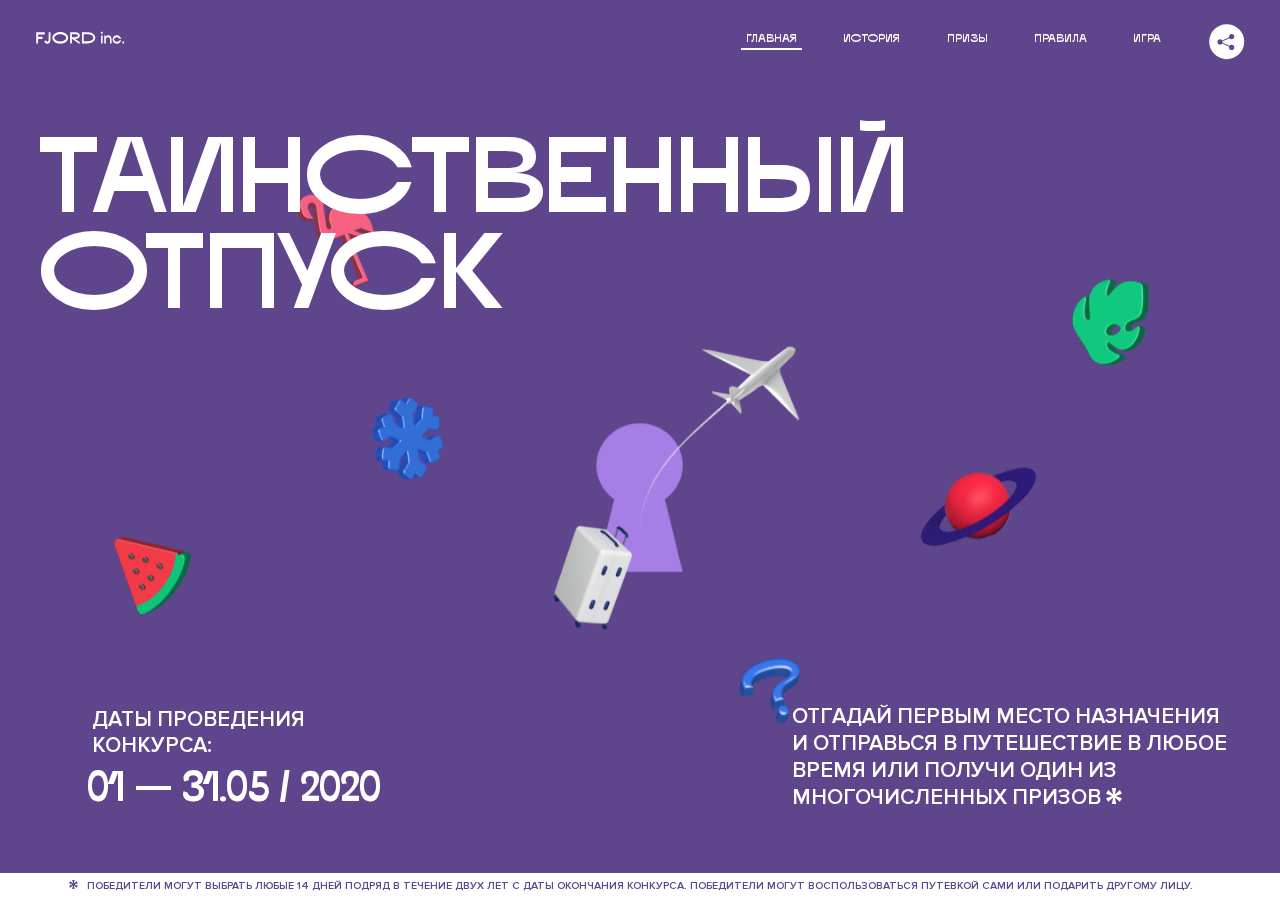
<file: 3/index.html>
<!DOCTYPE html>
<html lang="ru">
<head>
  <meta charset="UTF-8">
  <meta name="description" content="">
  <meta name="viewport" content="width=device-width, initial-scale=1.0">
  <meta http-equiv="X-UA-Compatible" content="ie=edge">
  <title>Mysterious Vacation</title>
<link href="css/style.min.css" rel="stylesheet">  <base href="https://htmlacademy-animation.github.io/1092463-magic-vacation-1/3/">
</head>
<body>

  <header class="page-header js-header">
    <div class="page-header__wrapper">
      <a href="#" class="page-header__logo" aria-label="Перейти на страницу FJORD.Inc">
        <svg width="100" height="15" viewBox="0 0 100 15" fill="none" xmlns="http://www.w3.org/2000/svg">
          <path d="M0.26 1.4V14H2.276V8.906H7.334V6.44H2.276V3.848H9.872V1.4H0.26ZM12.733 14.36C15.127 14.36 16.243 12.65 16.243 9.5V1.4H14.263V8.96C14.263 11.21 13.723 11.876 12.733 11.876C11.833 11.876 11.473 11.3 11.347 10.58L9.36702 10.94C9.63702 13.046 10.663 14.36 12.733 14.36ZM18.3918 7.7C18.3918 11.372 22.3878 14.36 27.3198 14.36C32.2518 14.36 36.2478 11.372 36.2478 7.7C36.2478 4.028 32.2518 1.04 27.3198 1.04C22.3878 1.04 18.3918 4.028 18.3918 7.7ZM20.6058 7.7C20.6058 5.378 23.6118 3.524 27.3198 3.524C30.9918 3.524 33.9798 5.378 33.9798 7.7C33.9798 10.004 30.9918 11.858 27.3198 11.858C23.6118 11.858 20.6058 10.004 20.6058 7.7ZM40.403 14V8.906H40.799L49.079 14.702V12.38L44.039 8.906H44.201C47.999 8.906 49.277 7.304 49.277 5.162C49.277 3.092 47.999 1.4 44.201 1.4H38.387V14H40.403ZM43.535 3.722C45.785 3.722 47.045 4.136 47.045 5.432C47.045 6.764 45.785 7.034 43.535 7.034H40.403V3.722H43.535ZM51.6936 1.382V14H57.8676C62.7456 14 66.7236 11.534 66.7236 7.7C66.7236 3.848 62.7456 1.382 57.8676 1.382H51.6936ZM53.7096 11.624V3.722H57.5436C61.5396 3.722 64.4916 5.018 64.4916 7.7C64.4916 10.238 61.5396 11.624 57.5436 11.624H53.7096ZM73.1832 14.018H74.9832V5H73.1832V14.018ZM72.9132 1.976C72.9132 2.57 73.3992 3.092 74.0832 3.092C74.7492 3.092 75.2352 2.57 75.2352 1.976C75.2352 1.382 74.7672 0.805999 74.0832 0.805999C73.3812 0.805999 72.9132 1.382 72.9132 1.976ZM76.7867 14H78.5687V9.104C78.7487 8.006 79.5947 6.962 81.0887 6.962C82.1147 6.962 83.2667 7.448 83.2667 9.554V14H85.0487V9.014C85.0487 6.152 83.2307 4.73 81.3587 4.73C79.9187 4.73 79.0727 5.558 78.5687 6.854V5H76.7867V14ZM90.9898 14.27C93.5098 14.27 95.3818 12.506 95.7238 10.328H94.0498C93.7258 11.3 92.6998 12.02 90.9898 12.02C88.8478 12.02 87.7678 10.922 87.7678 9.59C87.7678 8.24 88.8478 6.962 90.9898 6.962C92.7538 6.962 93.7978 7.844 94.0858 8.924H95.7418C95.4358 6.71 93.6178 4.73 90.9898 4.73C88.0918 4.73 86.1298 7.124 86.1298 9.59C86.1298 12.074 88.1278 14.27 90.9898 14.27ZM97.0693 12.938C97.0693 13.658 97.5553 14.144 98.2753 14.144C98.9953 14.144 99.4813 13.658 99.4813 12.938C99.4813 12.2 98.9953 11.714 98.2753 11.714C97.5553 11.714 97.0693 12.2 97.0693 12.938Z" fill="currentColor"></path>
        </svg>
      </a>
      <button class="page-header__toggler js-menu-toggler" type="button" aria-label="Управление мобильным меню"><span>Меню</span></button>
      <nav class="page-header__nav">
        <div class="page-header__menu js-menu" id="menu">
          <ul>
            <li>
              <a class="js-menu-link active" href="#top" data-href="top">главная</a>
            </li>
            <li>
              <a class="js-menu-link" href="#story" data-href="story">история</a>
            </li>
            <li>
              <a class="js-menu-link with-animation-before" href="#prizes" data-href="prizes">призы</a>
            </li>
            <li>
              <a class="js-menu-link" href="#rules" data-href="rules">правила</a>
            </li>
            <li>
              <a class="js-menu-link" href="#game" data-href="game">игра</a>
            </li>
          </ul>
        </div>
        <div class="page-header__social">
          <div class="social-block js-social-block">
            <button class="social-block__toggler" aria-label="Управлять блоком с социальными кнопками">
              <svg width="26" height="22" viewBox="0 0 27 22" fill="none" xmlns="http://www.w3.org/2000/svg">
                <path d="M19.6721 7.43664C21.6273 7.43664 23.213 5.85095 23.213 3.89566C23.213 1.94037 21.6273 0.354675 19.6721 0.354675C17.7168 0.354675 16.1311 1.94037 16.1311 3.89566C16.1311 4.19968 16.1728 4.49178 16.2458 4.77345L7.21751 8.95527C6.57519 8.05214 5.52303 7.46049 4.33078 7.46049C2.37549 7.46049 0.789795 9.04618 0.789795 11.0015C0.789795 12.9568 2.37549 14.5425 4.33078 14.5425C5.52303 14.5425 6.57668 13.9508 7.21751 13.0477L16.2458 17.2295C16.1743 17.5112 16.1311 17.8033 16.1311 18.1073C16.1311 20.0626 17.7168 21.6483 19.6721 21.6483C21.6273 21.6483 23.213 20.0626 23.213 18.1073C23.213 16.152 21.6273 14.5663 19.6721 14.5663C18.4798 14.5663 17.4262 15.158 16.7853 16.0611L7.75701 11.8793C7.82854 11.5976 7.87176 11.3055 7.87176 11.0015C7.87176 10.6974 7.83003 10.4053 7.75701 10.1237L16.7853 5.94186C17.4262 6.84499 18.4783 7.43664 19.6721 7.43664Z" fill="currentColor"></path>
              </svg>
            </button>
            <ul class="social-block__list">
              <li>
                <a class="social-block__link social-block__link--fb" href="#" aria-label="Мы на Facebook">
                  <svg width="8" height="17" viewBox="0 0 8 17" fill="none" xmlns="http://www.w3.org/2000/svg">
                    <path d="M4.24646 16.9899H1.09275L1.05793 8.49828H0V5.30707H1.05793V3.81124C1.05793 1.42084 2.57654 0 5.21735 0H7.41758V3.18585H5.30841C4.28262 3.18585 4.2478 3.48582 4.2478 4.24914V5.30707H7.42964L7.16716 8.49828H4.2478V16.9899H4.24646Z" fill="currentColor"></path>
                  </svg>
                </a>
              </li>
              <li>
                <a class="social-block__link social-block__link--insta" href="#" aria-label="Мы в Instagram">
                  <svg width="15" height="15" viewBox="0 0 15 15" fill="none" xmlns="http://www.w3.org/2000/svg">
                    <path d="M11.0197 0H4.19806C2.14246 0 0.471191 1.66993 0.471191 3.72285V10.5499C0.471191 12.6082 2.14112 14.2727 4.19806 14.2727H11.0197C13.0753 14.2727 14.7466 12.6082 14.7466 10.5499V3.72285C14.7466 1.67127 13.0753 0 11.0197 0ZM11.0197 12.4849H4.19806C3.13076 12.4849 2.26432 11.6158 2.26432 10.5512V3.72419C2.26432 2.65956 3.13076 1.79715 4.19806 1.79715H11.0197C12.087 1.79715 12.9535 2.6609 12.9535 3.72419V10.5512C12.9535 11.6145 12.087 12.4849 11.0197 12.4849Z" fill="currentColor"></path>
                    <path d="M7.60887 3.11084C5.38989 3.11084 3.58203 4.9187 3.58203 7.14036C3.58203 9.35532 5.38989 11.1645 7.60887 11.1645C9.83053 11.1645 11.6357 9.35666 11.6357 7.14036C11.6357 4.9187 9.83053 3.11084 7.60887 3.11084ZM7.60887 9.36871C6.37551 9.36871 5.37784 8.37372 5.37784 7.14036C5.37784 5.90699 6.37551 4.90665 7.60887 4.90665C8.83822 4.90665 9.84259 5.90833 9.84259 7.14036C9.84392 8.37238 8.83822 9.36871 7.60887 9.36871Z" fill="currentColor"></path>
                    <path d="M11.3573 2.35962C10.8256 2.35962 10.3931 2.79752 10.3931 3.32381C10.3931 3.85546 10.8256 4.29336 11.3573 4.29336C11.8862 4.29336 12.3215 3.85546 12.3215 3.32381C12.3215 2.79752 11.8862 2.35962 11.3573 2.35962Z" fill="currentColor"></path>
                  </svg>
                </a>
              </li>
              <li>
                <a class="social-block__link social-block__link--vk" href="#" aria-label="Мы ВКонтакте">
                  <svg width="17" height="10" viewBox="0 0 17 10" fill="none" xmlns="http://www.w3.org/2000/svg">
                    <path d="M14.1234 4.9002C14.1234 4.9002 16.3623 1.72708 16.5866 0.680242C16.6595 0.312285 16.4947 0.103188 16.1069 0.103188C16.1069 0.103188 14.8193 0.103188 14.168 0.103188C13.7235 0.103188 13.5587 0.293278 13.4235 0.579768C13.4235 0.579768 12.3724 2.82553 11.0969 4.24712C10.6861 4.70333 10.4781 4.84318 10.2511 4.84318C10.0646 4.84318 9.98625 4.6911 9.98625 4.27834V0.649016C9.98625 0.147997 9.92545 0.00135496 9.5066 0.00135496H6.39628C6.15578 0.00135496 6.0085 0.134417 6.0085 0.324506C6.0085 0.801084 6.73406 0.908351 6.73406 2.20231V4.87305C6.73406 5.40529 6.70569 5.61575 6.45303 5.61575C5.78016 5.61575 4.19528 3.30618 3.30623 0.678887C3.12923 0.145282 2.93737 0 2.43475 0H0.486409C0.205373 0 0 0.190085 0 0.476576C0 0.991172 0.60666 3.40801 2.99277 6.64358C4.59927 8.8201 6.70569 10 8.60269 10C9.76196 10 10.0416 9.80312 10.0416 9.31432V7.63883C10.0416 7.22607 10.2065 7.04956 10.4429 7.04956C10.7078 7.04956 11.1847 7.13238 12.2805 8.22268C13.5843 9.47862 13.6762 10 14.3896 10H16.5676C16.7919 10 17 9.89273 17 9.52342C17 9.02919 16.3623 8.15343 15.384 7.10659C14.9801 6.56755 14.3302 5.98914 14.1248 5.72301C13.8275 5.40801 13.9154 5.23014 14.1234 4.9002Z" fill="currentColor"></path>
                  </svg>
                </a>
              </li>
            </ul>
          </div>
        </div>
      </nav>
    </div>
  </header>

  <main class="page-content">

    <section class="animation-screen"></section>

    <section class="screen screen--hidden screen--intro js-scrollspy" id="top">
      <div class="screen__wrapper">
        <div class="intro">
          <h1 class="intro__title">Таинственный отпуск</h1>
          <div class="intro__content">
            <div class="intro__info">
              <p class="intro__label">Даты проведения конкурса:</p>
              <p class="intro__date">01 — 31.05 / 2020</p>
            </div>
            <div class="intro__message">
              <p>
                Отгадай первым место назначения и&nbsp;отправься в&nbsp;путешествие в&nbsp;любое время или получи один из многочисленных призов
                <svg width="16" height="16" viewBox="0 0 10 10" fill="none" xmlns="http://www.w3.org/2000/svg">
                  <path d="M0 6.35337L3.90271 4.99012L0 3.64663L1.34615 1.32374L4.44287 4.01073L3.67364 0H6.34615L5.57692 4.01073L8.65385 1.32374L10 3.64663L6.13405 4.99012L10 6.35337L8.65385 8.65651L5.57692 5.98927L6.34615 10H3.67364L4.44287 5.96952L1.34615 8.65651L0 6.35337Z" fill="currentColor"></path>
                </svg>
              </p>
            </div>
          </div>
        </div>
      </div>
      <div class="screen__footer js-footer">
        <button class="screen__footer-enlarge js-footer-toggler" type="button" aria-label="Показать сообщение">
          <svg width="10" height="10" viewBox="0 0 10 10" fill="none" xmlns="http://www.w3.org/2000/svg">
            <path d="M0 6.35337L3.90271 4.99012L0 3.64663L1.34615 1.32374L4.44287 4.01073L3.67364 0H6.34615L5.57692 4.01073L8.65385 1.32374L10 3.64663L6.13405 4.99012L10 6.35337L8.65385 8.65651L5.57692 5.98927L6.34615 10H3.67364L4.44287 5.96952L1.34615 8.65651L0 6.35337Z" fill="currentColor"></path>
          </svg>
        </button>
        <button class="screen__footer-collapse js-footer-toggler" type="button" aria-label="Скрыть сообщение">
          <svg width="13" height="13" viewBox="0 0 13 13" fill="none" xmlns="http://www.w3.org/2000/svg">
            <line x1="12.3536" y1="0.353553" x2="0.738349" y2="11.9688" stroke="currentColor"></line>
            <line x1="0.738319" y1="0.539925" x2="12.3535" y2="12.1551" stroke="currentColor"></line>
          </svg>
        </button>
        <div class="screen__footer-wrapper">
          <div class="screen__footer-announce">
            <p class="screen__footer-label">Даты проведения конкурса:</p>
            <p class="screen__footer-date">01 — 31.05 / 2020</p>
          </div>
          <div class="screen__footer-note">
            <p>
              <svg width="10" height="10" viewBox="0 0 10 10" fill="none" xmlns="http://www.w3.org/2000/svg">
                <path d="M0 6.35337L3.90271 4.99012L0 3.64663L1.34615 1.32374L4.44287 4.01073L3.67364 0H6.34615L5.57692 4.01073L8.65385 1.32374L10 3.64663L6.13405 4.99012L10 6.35337L8.65385 8.65651L5.57692 5.98927L6.34615 10H3.67364L4.44287 5.96952L1.34615 8.65651L0 6.35337Z" fill="currentColor"></path>
              </svg>
              <span>Победители могут выбрать любые 14 дней подряд в&nbsp;течение двух лет с&nbsp;даты окончания конкурса. Победители могут воспользоваться путевкой сами или подарить другому лицу.</span>
            </p>
          </div>
        </div>
      </div>
    </section>

    <section class="screen screen--hidden screen--story screen--with-leave-animation js-scrollspy" id="story">

      <div class="slider swiper-container js-slider">

        <div class="swiper-wrapper">

          <div class="slider__item swiper-slide">
            <h2 class="slider__item-title">История</h2>
            <p class="slider__item-text">Джеймс Таргет был основателем компании &laquo;Fjord Inc.&raquo;. С&nbsp;1965 года &laquo;Fjord Inc.&raquo; прославилась надёжными и&nbsp;удобными чемоданами и&nbsp;аксессуарами для туристов.</p>
          </div>

          <div class="slider__item swiper-slide">
            <p class="slider__item-text">Когда Джеймсу было 7&nbsp;лет, в&nbsp;их&nbsp;доме гостил дядюшка и&nbsp;развлекал детей рассказами о&nbsp;своей поездке в&nbsp;место, показавшееся малышу Таргету невероятным. Тогда Джеймс решил, что однажды посетит его, но&nbsp;не&nbsp;будет рассказывать о&nbsp;мечте, пока не&nbsp;осуществит.</p>
          </div>

          <div class="slider__item swiper-slide">
            <p class="slider__item-text">Джеймс Таргет стал увлеченным путешественником. Он&nbsp;посетил 5&nbsp;континентов, 126&nbsp;стран.</p>
          </div>

          <div class="slider__item swiper-slide">
            <p class="slider__item-text">Он&nbsp;сплавлялся по&nbsp;Амазонке и&nbsp;погружался в&nbsp;пещеры Франции, медитировал в&nbsp;горах Тибета и&nbsp;пожимал руку вождя племени Акугауа.</p>
          </div>

          <div class="slider__item swiper-slide">
            <p class="slider__item-text">Из&nbsp;своих поездок Джеймс Таргет привозил идеи, как сделать свои чемоданы &laquo;Fjord Inc.&raquo; удобными и&nbsp;приспособленными к&nbsp;разным дорожным условиям.</p>
          </div>

          <div class="slider__item swiper-slide">
            <p class="slider__item-text">Всё это время Джеймс не&nbsp;оставлял идею поездки своей мечты. Однако, как только он&nbsp;брался за&nbsp;планирование, возникали препятствия, не&nbsp;позволяющие отправиться туда.</p>
          </div>

          <div class="slider__item swiper-slide">
            <p class="slider__item-text">В&nbsp;возрасте 67&nbsp;лет Джеймс Таргет попал под лавину и&nbsp;погиб. В&nbsp;своём завещании он&nbsp;поручил отправить в&nbsp;заветное путешествие трёх смельчаков, единых с&nbsp;ним духом.</p>
          </div>

          <div class="slider__item swiper-slide">
            <p class="slider__item-text">Тех, кто сможет узнать таинственное место, задавая вопросы специально обученному ИИ&nbsp;&laquo;Соне&raquo;, ждет фантастическое путешествие.</p>
          </div>
        </div>
        <div class="slider__controls">
          <button class="slider__control slider__control--prev js-control-prev" type="button" aria-label="Показать предыдущую историю">
            <svg width="12" height="22" viewBox="0 0 12 22" fill="none" xmlns="http://www.w3.org/2000/svg">
              <path d="M11 1L1 11L11 21" stroke="currentColor" stroke-width="2" stroke-linejoin="round"></path>
            </svg>
          </button>
          <button class="slider__control slider__control--next js-control-next" type="button" aria-label="Показать следующую историю">
            <svg width="12" height="22" viewBox="0 0 12 22" fill="none" xmlns="http://www.w3.org/2000/svg">
              <path d="M1 1L11 11L1 21" stroke="currentColor" stroke-width="2" stroke-linejoin="round"></path>
            </svg>
          </button>
        </div>
        <div class="slider__pagination swiper-pagination"></div>
      </div>
    </section>

    <section class="screen screen--hidden screen--prizes js-scrollspy" id="prizes">
      <div class="screen__wrapper">
        <div class="prizes">
          <h2 class="prizes__title">ПРизы</h2>
          <div class="prizes__lead">
            <p>Найди ответ и&nbsp;получи один из&nbsp;призов:</p>
          </div>
          <ul class="prizes__list">
            <li class="prizes__item prizes__item--journeys">
              <div class="prizes__icon">
                <picture>
                  <source srcset="img/prize1-mob.svg" media="(orientation: portrait)">
                  <img src="img/prize1.svg" alt="">
                </picture>
              </div>
              <p class="prizes__desc">
                <b>3</b>
                <span>загадочных путешествия</span>
              </p>
            </li>
            <li class="prizes__item prizes__item--cases">
              <div class="prizes__icon">
                <picture>
                  <source srcset="img/prize2-mob.svg" media="(orientation: portrait)">
                  <img src="img/prize2.svg" alt="">
                </picture>
              </div>
              <p class="prizes__desc">
                <b>7</b>
                <span>надежных чемоданов</span>
              </p>
            </li>
            <li class="prizes__item prizes__item--codes">
              <div class="prizes__icon">
                <picture>
                  <source srcset="img/prize3-mob.svg" media="(orientation: portrait)">
                  <img src="img/prize3.svg" alt="">
                </picture>
              </div>
              <p class="prizes__desc">
                <b>900</b>
                <span>
                  промокодов на&nbsp;скидку 15%
                  <svg width="10" height="10" viewBox="0 0 10 10" fill="none" xmlns="http://www.w3.org/2000/svg">
                    <path d="M0 6.35337L3.90271 4.99012L0 3.64663L1.34615 1.32374L4.44287 4.01073L3.67364 0H6.34615L5.57692 4.01073L8.65385 1.32374L10 3.64663L6.13405 4.99012L10 6.35337L8.65385 8.65651L5.57692 5.98927L6.34615 10H3.67364L4.44287 5.96952L1.34615 8.65651L0 6.35337Z" fill="currentColor"></path>
                  </svg>
                </span>
              </p>
            </li>
          </ul>
        </div>
      </div>
      <div class="screen__footer js-footer">
        <button class="screen__footer-enlarge js-footer-toggler" type="button" aria-label="Показать сообщение">
          <svg width="10" height="10" viewBox="0 0 10 10" fill="none" xmlns="http://www.w3.org/2000/svg">
            <path d="M0 6.35337L3.90271 4.99012L0 3.64663L1.34615 1.32374L4.44287 4.01073L3.67364 0H6.34615L5.57692 4.01073L8.65385 1.32374L10 3.64663L6.13405 4.99012L10 6.35337L8.65385 8.65651L5.57692 5.98927L6.34615 10H3.67364L4.44287 5.96952L1.34615 8.65651L0 6.35337Z" fill="currentColor"></path>
          </svg>
        </button>
        <button class="screen__footer-collapse js-footer-toggler" type="button" aria-label="Скрыть сообщение">
          <svg width="13" height="13" viewBox="0 0 13 13" fill="none" xmlns="http://www.w3.org/2000/svg">
            <line x1="12.3536" y1="0.353553" x2="0.738349" y2="11.9688" stroke="currentColor"></line>
            <line x1="0.738319" y1="0.539925" x2="12.3535" y2="12.1551" stroke="currentColor"></line>
          </svg>
        </button>
        <div class="screen__footer-wrapper">
          <div class="screen__footer-announce">
            <p class="screen__footer-label">Даты проведения конкурса:</p>
            <p class="screen__footer-date">01 — 31.05 / 2020</p>
          </div>
          <div class="screen__footer-note">
            <p>
              <svg width="10" height="10" viewBox="0 0 10 10" fill="none" xmlns="http://www.w3.org/2000/svg">
                <path d="M0 6.35337L3.90271 4.99012L0 3.64663L1.34615 1.32374L4.44287 4.01073L3.67364 0H6.34615L5.57692 4.01073L8.65385 1.32374L10 3.64663L6.13405 4.99012L10 6.35337L8.65385 8.65651L5.57692 5.98927L6.34615 10H3.67364L4.44287 5.96952L1.34615 8.65651L0 6.35337Z" fill="currentColor"></path>
              </svg>
              <span>Скидка&nbsp;15% на&nbsp;единоразовое приобретение путёвки с&nbsp;1&nbsp;июня 2020 по&nbsp;31&nbsp;мая 2022&nbsp;года. Суммируется с&nbsp;другими акциями</span>
            </p>
          </div>
        </div>
      </div>
    </section>

    <section class="screen screen--hidden screen--rules js-scrollspy" id="rules">
      <div class="screen__wrapper">
        <div class="rules">
          <h2 class="rules__title">Правила</h2>
          <div class="rules__lead">
            <p>Для того чтобы получить наследство Джеймса Таргета, тебе нужно выведать у&nbsp;&laquo;Сони&raquo;, куда предстоит отправиться тебе в&nbsp;случае победы</p>
          </div>
          <ol class="rules__list">
            <li class="rules__item">
              <p>Тебе отводится <br>5&nbsp;минут</p>
            </li>
            <li class="rules__item">
              <p>Задавай любые вопросы в&nbsp;текстовом поле</p>
            </li>
            <li class="rules__item">
              <p>Нажимай кнопку &laquo;Узнать&raquo;, чтобы получить ответ</p>
            </li>
            <li class="rules__item">
              <p>&laquo;Соня&raquo; может отвечать только&nbsp;Да или Нет</p>
            </li>
          </ol>
          <a href="#game" class="rules__link btn">Погнали!</a>
        </div>
      </div>
      <div class="screen__disclaimer">
        <div class="disclaimer">
          <ul>
            <li>
              <a href="#">Правовая информация</a>
            </li>
            <li>
              <a href="#">Подробные правила</a>
            </li>
          </ul>
        </div>
      </div>
    </section>

    <section class="screen screen--hidden screen--game js-scrollspy" id="game">
      <div class="screen__wrapper">
        <div class="game">
          <div class="game__header">
            <h2 class="game__title">Игра</h2>
            <div class="game__counter">
              <span>05</span>:<span>00</span>
            </div>
          </div>
          <div class="game__body">
            <div class="chat">
              <div class="chat__body js-chat">
                <ul class="chat__list" id="messages"></ul>
              </div>
              <div class="chat__footer">
                <form action="#" method="post" class="form" id="message-form">
                  <label for="message-field" class="visually-hidden">Поле для ввода вопроса</label>
                  <input type="text" class="form__field" id="message-field">
                  <button class="form__button btn">
                    Узнать
                    <svg width="18" height="19" viewBox="0 0 18 19" fill="none" xmlns="http://www.w3.org/2000/svg">
                      <path stroke="currentColor" stroke-width="2" d="M9 19V1"></path>
                      <path d="M1 9l8-8 8 8" stroke="currentColor" stroke-width="2" stroke-linejoin="round"></path>
                    </svg>
                  </button>
                </form>
              </div>
            </div>
          </div>
          <!-- временные кнопки для показа результата -->
          <div class="game__buttons">
            <button class="game__button btn js-show-result" type="button" data-target="result">Положительный результат</button>
            <button class="game__button btn js-show-result" type="button" data-target="result2">Положительный результат - 2</button>
            <button class="game__button btn js-show-result" type="button" data-target="result3">Отрицательный результат</button>
          </div>
        </div>
      </div>
    </section>

    <section class="screen screen--hidden screen--result" id="result">
      <div class="screen__wrapper">
        <div class="result result--trip">
          <div class="result__image">
            <picture>
              <source srcset="img/result1-mob.png 1x, img/result1-mob@2x.png 2x" media="(max-width: 768px) and (orientation: portrait)">
              <img src="img/result1.png" srcset="img/result1@2x.png 2x" alt="">
            </picture>
          </div>
          <h2 class="result__title">
            <span class="visually-hidden">ПОбеда!</span>
            <svg xmlns="http://www.w3.org/2000/svg" viewBox="0 0 568.85 109.24">
              <path d="M16,24.44V92H2.6V8H75V92H61.52V24.44H16Z" transform="translate(-2.1 -1.5)" fill="none" stroke="currentColor"></path>
              <path d="M148.76,5.6c32.88,0,59.52,19.92,59.52,44.4s-26.64,44.4-59.52,44.4S89.24,74.48,89.24,50,115.88,5.6,148.76,5.6Zm0,72.12c24.48,0,44.4-12.36,44.4-27.72s-19.92-27.84-44.4-27.84C124,22.16,104,34.52,104,50S124,77.72,148.76,77.72Z" transform="translate(-2.1 -1.5)" fill="none" stroke="currentColor"></path>
              <path d="M287.36,8V24.44H236v14.4h25.32c25.44,0,34,11.16,34,26.52,0,15.6-8.52,26.64-34,26.64H222.56V8h64.8ZM256.88,76.52c15.12,0,23.52-2,23.52-11.52S272,54.44,256.88,54.44H236V76.52h20.88Z" transform="translate(-2.1 -1.5)" fill="none" stroke="currentColor"></path>
              <path d="M371.47,8V24.44H320.84V41.6h33.6V58h-33.6V75.56h50.64V92H307.4V8h64.08Z" transform="translate(-2.1 -1.5)" fill="none" stroke="currentColor"></path>
              <path d="M382.39,110.24V75.56h7.44c4.56-4.68,7.8-18.36,8.76-56L399,8h48.6V75.56h10v34.68H442.87V92H397v18.24H382.39Zm51.72-34.68V24.44H411.55v3.12c-0.48,22.44-3.24,37.68-7.2,48h29.76Z" transform="translate(-2.1 -1.5)" fill="none" stroke="currentColor"></path>
              <path d="M463.75,92l28-84h27.12l28.08,84H533.47l-7.8-23.52h-37.8L480.07,92H463.75Zm56.64-40L507,11.84,493.51,52h26.88Z" transform="translate(-2.1 -1.5)" fill="none" stroke="currentColor"></path>
              <path d="M554.12,70.4L555.55,2H569l1.44,68.4H554.12Zm8.28,6.36c4.8,0,8,3.24,8,8.16a8,8,0,1,1-16.08,0C554.35,80,557.59,76.76,562.39,76.76Z" transform="translate(-2.1 -1.5)" fill="none" stroke="currentColor"></path>
            </svg>
          </h2>
          <div class="result__text">
            <p>ты&nbsp;отправляешься в&nbsp;Арктику!</p>
          </div>
          <div class="result__form">
            <form action="#" method="post" class="form form--result">
              <label for="email-field" class="form__label">зарегистрируй результат</label>
              <input type="email" class="form__field" id="email-field" placeholder="e-mail для регистации результата и получения приза" required="">
              <button class="form__button btn">
                отправить
                <svg width="18" height="19" viewBox="0 0 18 19" fill="none" xmlns="http://www.w3.org/2000/svg">
                  <path stroke="currentColor" stroke-width="2" d="M9 19V1"></path>
                  <path d="M1 9l8-8 8 8" stroke="currentColor" stroke-width="2" stroke-linejoin="round"></path>
                </svg>
              </button>
            </form>
          </div>
        </div>
      </div>
    </section>

    <section class="screen screen--hidden screen--result" id="result2">
      <div class="screen__wrapper">
        <div class="result result--prize">
          <div class="result__image">
            <picture>
              <source srcset="img/result2-mob.png 1x, img/result2-mob@2x.png 2x" media="(max-width: 768px) and (orientation: portrait)">
              <img src="img/result2.png" srcset="img/result2@2x.png 2x" alt="">
            </picture>
          </div>
          <h2 class="result__title">
            <span class="visually-hidden">ПОбеда!</span>
            <svg xmlns="http://www.w3.org/2000/svg" viewBox="0 0 568.85 109.24">
              <path d="M16,24.44V92H2.6V8H75V92H61.52V24.44H16Z" transform="translate(-2.1 -1.5)" fill="none" stroke="currentColor"></path>
              <path d="M148.76,5.6c32.88,0,59.52,19.92,59.52,44.4s-26.64,44.4-59.52,44.4S89.24,74.48,89.24,50,115.88,5.6,148.76,5.6Zm0,72.12c24.48,0,44.4-12.36,44.4-27.72s-19.92-27.84-44.4-27.84C124,22.16,104,34.52,104,50S124,77.72,148.76,77.72Z" transform="translate(-2.1 -1.5)" fill="none" stroke="currentColor"></path>
              <path d="M287.36,8V24.44H236v14.4h25.32c25.44,0,34,11.16,34,26.52,0,15.6-8.52,26.64-34,26.64H222.56V8h64.8ZM256.88,76.52c15.12,0,23.52-2,23.52-11.52S272,54.44,256.88,54.44H236V76.52h20.88Z" transform="translate(-2.1 -1.5)" fill="none" stroke="currentColor"></path>
              <path d="M371.47,8V24.44H320.84V41.6h33.6V58h-33.6V75.56h50.64V92H307.4V8h64.08Z" transform="translate(-2.1 -1.5)" fill="none" stroke="currentColor"></path>
              <path d="M382.39,110.24V75.56h7.44c4.56-4.68,7.8-18.36,8.76-56L399,8h48.6V75.56h10v34.68H442.87V92H397v18.24H382.39Zm51.72-34.68V24.44H411.55v3.12c-0.48,22.44-3.24,37.68-7.2,48h29.76Z" transform="translate(-2.1 -1.5)" fill="none" stroke="currentColor"></path>
              <path d="M463.75,92l28-84h27.12l28.08,84H533.47l-7.8-23.52h-37.8L480.07,92H463.75Zm56.64-40L507,11.84,493.51,52h26.88Z" transform="translate(-2.1 -1.5)" fill="none" stroke="currentColor"></path>
              <path d="M554.12,70.4L555.55,2H569l1.44,68.4H554.12Zm8.28,6.36c4.8,0,8,3.24,8,8.16a8,8,0,1,1-16.08,0C554.35,80,557.59,76.76,562.39,76.76Z" transform="translate(-2.1 -1.5)" fill="none" stroke="currentColor"></path>
            </svg>
          </h2>
          <div class="result__text">
            <p>чемодан &laquo;Fjord&nbsp;Inc.&raquo;&nbsp;твой</p>
          </div>
          <div class="result__form">
            <form action="#" method="post" class="form form--result">
              <label for="email-field2" class="form__label">зарегистрируй результат</label>
              <input type="email" class="form__field" id="email-field2" placeholder="e-mail для регистации результата и получения приза" required="">
              <button class="form__button btn">
                отправить
                <svg width="18" height="19" viewBox="0 0 18 19" fill="none" xmlns="http://www.w3.org/2000/svg">
                  <path stroke="currentColor" stroke-width="2" d="M9 19V1"></path>
                  <path d="M1 9l8-8 8 8" stroke="currentColor" stroke-width="2" stroke-linejoin="round"></path>
                </svg>
              </button>
            </form>
          </div>
        </div>
      </div>
    </section>

    <section class="screen screen--hidden screen--result" id="result3">
      <div class="screen__wrapper">
        <div class="result result--negative">
          <div class="result__image">
            <picture>
              <source srcset="img/result3-mob.png 1x, img/result3-mob@2x.png 2x" media="(max-width: 768px) and (orientation: portrait)">
              <img src="img/result3.png" srcset="img/result3@2x.png 2x" alt="">
            </picture>
          </div>
          <h2 class="result__title">
            <span class="visually-hidden">Не угадал!</span>
            <svg xmlns="http://www.w3.org/2000/svg" viewBox="0 0 660.77 109.24">
              <path d="M2.66,92V8H16.1V42.2H53.3V8H66.74V92H53.3V58.64H16.1V92H2.66Z" transform="translate(-2.16 -1.5)" fill="none" stroke="currentColor"></path>
              <path d="M147.62,8V24.44H97V41.6h33.6V58H97V75.56h50.64V92H83.54V8h64.08Z" transform="translate(-2.16 -1.5)" fill="none" stroke="currentColor"></path>
              <path d="M199.22,8l20.52,42.36L235.34,8h16.44l-31,84H204.38l9.48-25.92L185.78,8h13.44Z" transform="translate(-2.16 -1.5)" fill="none" stroke="currentColor"></path>
              <path d="M273.74,24.44V92H260.3V8h50.16V24.44H273.74Z" transform="translate(-2.16 -1.5)" fill="none" stroke="currentColor"></path>
              <path d="M307.1,92l28-84h27.12l28.08,84H376.82L369,68.48h-37.8L323.42,92H307.1Zm56.64-40L350.3,11.84,336.86,52h26.88Z" transform="translate(-2.16 -1.5)" fill="none" stroke="currentColor"></path>
              <path d="M396.38,110.24V75.56h7.44c4.56-4.68,7.8-18.36,8.76-56L412.94,8h48.6V75.56h10v34.68H456.86V92H411v18.24H396.38ZM448.1,75.56V24.44H425.54v3.12c-0.48,22.44-3.24,37.68-7.2,48H448.1Z" transform="translate(-2.16 -1.5)" fill="none" stroke="currentColor"></path>
              <path d="M477.74,92l28-84h27.12L560.9,92H547.46l-7.8-23.52h-37.8L494.06,92H477.74Zm56.64-40-13.44-40.2L507.5,52h26.88Z" transform="translate(-2.16 -1.5)" fill="none" stroke="currentColor"></path>
              <path d="M568.7,76.88a13.77,13.77,0,0,0,5,1c6.6,0,10.44-6.24,12-58.32L586.22,8h46.2V92H619V24.44H598.82l-0.12,3.12C597.14,81,589,94.4,573.74,94.4a28.55,28.55,0,0,1-6.72-.84Z" transform="translate(-2.16 -1.5)" fill="none" stroke="currentColor"></path>
              <path d="M646.1,70.4L647.54,2H661l1.44,68.4H646.1Zm8.28,6.36c4.8,0,8,3.24,8,8.16a8,8,0,0,1-16.08,0C646.34,80,649.58,76.76,654.38,76.76Z" transform="translate(-2.16 -1.5)" fill="none" stroke="currentColor"></path>
            </svg>
          </h2>
          <button class="result__button js-play" type="button">
            не сдавайся!
            <span>
              <svg width="27" height="22" viewBox="0 0 27 22" fill="none" xmlns="http://www.w3.org/2000/svg">
                <path d="M10.6899 1.47998C5.42992 1.47998 1.16992 5.73998 1.16992 11C1.16992 16.26 5.42992 20.52 10.6899 20.52C15.9499 20.52 20.2099 16.26 20.2099 11V7.13998" stroke="currentColor" stroke-width="2" stroke-miterlimit="10"></path>
                <path d="M15.1099 12.5099L20.1499 7.13989L25.3099 12.6299" stroke="currentColor" stroke-width="2" stroke-miterlimit="10" stroke-linejoin="round"></path>
              </svg>
            </span>
          </button>
        </div>
      </div>
    </section>

    <div class="overlay"></div>

  </main>

<script src="js/script.js"></script></body>
</html>
</file>
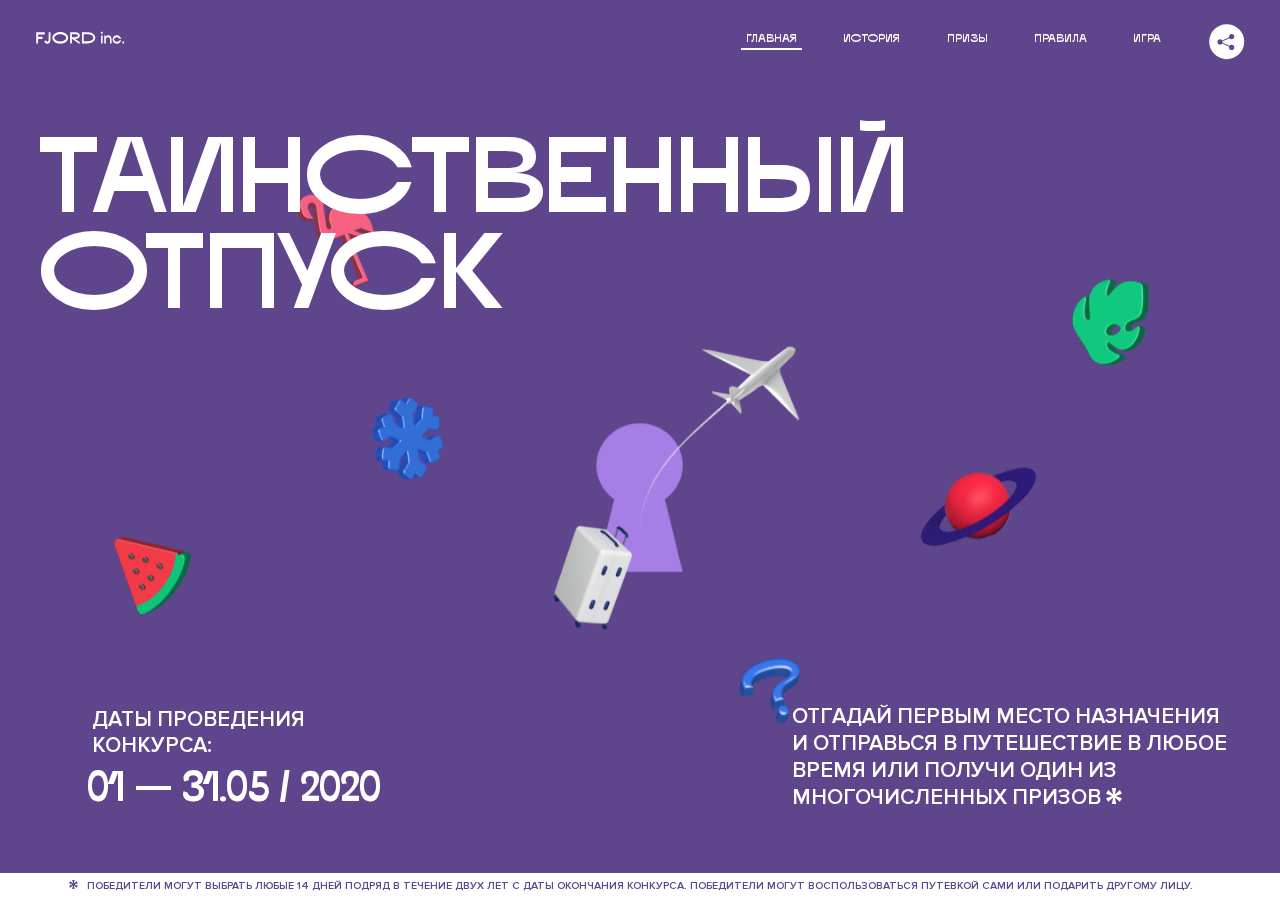
<file: 4/index.html>
<!DOCTYPE html>
<html lang="ru">
<head>
  <meta charset="UTF-8">
  <meta name="description" content="">
  <meta name="viewport" content="width=device-width, initial-scale=1.0">
  <meta http-equiv="X-UA-Compatible" content="ie=edge">
  <title>Mysterious Vacation</title>
<link href="css/style.min.css" rel="stylesheet">  <base href="https://htmlacademy-animation.github.io/1092463-magic-vacation-1/4/">
</head>
<body>

  <header class="page-header js-header">
    <div class="page-header__wrapper">
      <a href="#" class="page-header__logo" aria-label="Перейти на страницу FJORD.Inc">
        <svg width="100" height="15" viewBox="0 0 100 15" fill="none" xmlns="http://www.w3.org/2000/svg">
          <path d="M0.26 1.4V14H2.276V8.906H7.334V6.44H2.276V3.848H9.872V1.4H0.26ZM12.733 14.36C15.127 14.36 16.243 12.65 16.243 9.5V1.4H14.263V8.96C14.263 11.21 13.723 11.876 12.733 11.876C11.833 11.876 11.473 11.3 11.347 10.58L9.36702 10.94C9.63702 13.046 10.663 14.36 12.733 14.36ZM18.3918 7.7C18.3918 11.372 22.3878 14.36 27.3198 14.36C32.2518 14.36 36.2478 11.372 36.2478 7.7C36.2478 4.028 32.2518 1.04 27.3198 1.04C22.3878 1.04 18.3918 4.028 18.3918 7.7ZM20.6058 7.7C20.6058 5.378 23.6118 3.524 27.3198 3.524C30.9918 3.524 33.9798 5.378 33.9798 7.7C33.9798 10.004 30.9918 11.858 27.3198 11.858C23.6118 11.858 20.6058 10.004 20.6058 7.7ZM40.403 14V8.906H40.799L49.079 14.702V12.38L44.039 8.906H44.201C47.999 8.906 49.277 7.304 49.277 5.162C49.277 3.092 47.999 1.4 44.201 1.4H38.387V14H40.403ZM43.535 3.722C45.785 3.722 47.045 4.136 47.045 5.432C47.045 6.764 45.785 7.034 43.535 7.034H40.403V3.722H43.535ZM51.6936 1.382V14H57.8676C62.7456 14 66.7236 11.534 66.7236 7.7C66.7236 3.848 62.7456 1.382 57.8676 1.382H51.6936ZM53.7096 11.624V3.722H57.5436C61.5396 3.722 64.4916 5.018 64.4916 7.7C64.4916 10.238 61.5396 11.624 57.5436 11.624H53.7096ZM73.1832 14.018H74.9832V5H73.1832V14.018ZM72.9132 1.976C72.9132 2.57 73.3992 3.092 74.0832 3.092C74.7492 3.092 75.2352 2.57 75.2352 1.976C75.2352 1.382 74.7672 0.805999 74.0832 0.805999C73.3812 0.805999 72.9132 1.382 72.9132 1.976ZM76.7867 14H78.5687V9.104C78.7487 8.006 79.5947 6.962 81.0887 6.962C82.1147 6.962 83.2667 7.448 83.2667 9.554V14H85.0487V9.014C85.0487 6.152 83.2307 4.73 81.3587 4.73C79.9187 4.73 79.0727 5.558 78.5687 6.854V5H76.7867V14ZM90.9898 14.27C93.5098 14.27 95.3818 12.506 95.7238 10.328H94.0498C93.7258 11.3 92.6998 12.02 90.9898 12.02C88.8478 12.02 87.7678 10.922 87.7678 9.59C87.7678 8.24 88.8478 6.962 90.9898 6.962C92.7538 6.962 93.7978 7.844 94.0858 8.924H95.7418C95.4358 6.71 93.6178 4.73 90.9898 4.73C88.0918 4.73 86.1298 7.124 86.1298 9.59C86.1298 12.074 88.1278 14.27 90.9898 14.27ZM97.0693 12.938C97.0693 13.658 97.5553 14.144 98.2753 14.144C98.9953 14.144 99.4813 13.658 99.4813 12.938C99.4813 12.2 98.9953 11.714 98.2753 11.714C97.5553 11.714 97.0693 12.2 97.0693 12.938Z" fill="currentColor"></path>
        </svg>
      </a>
      <button class="page-header__toggler js-menu-toggler" type="button" aria-label="Управление мобильным меню"><span>Меню</span></button>
      <nav class="page-header__nav">
        <div class="page-header__menu js-menu" id="menu">
          <ul>
            <li>
              <a class="js-menu-link active" href="#top" data-href="top">главная</a>
            </li>
            <li>
              <a class="js-menu-link" href="#story" data-href="story">история</a>
            </li>
            <li>
              <a class="js-menu-link with-animation-before" href="#prizes" data-href="prizes">призы</a>
            </li>
            <li>
              <a class="js-menu-link" href="#rules" data-href="rules">правила</a>
            </li>
            <li>
              <a class="js-menu-link" href="#game" data-href="game">игра</a>
            </li>
          </ul>
        </div>
        <div class="page-header__social">
          <div class="social-block js-social-block">
            <button class="social-block__toggler" aria-label="Управлять блоком с социальными кнопками">
              <svg width="26" height="22" viewBox="0 0 27 22" fill="none" xmlns="http://www.w3.org/2000/svg">
                <path d="M19.6721 7.43664C21.6273 7.43664 23.213 5.85095 23.213 3.89566C23.213 1.94037 21.6273 0.354675 19.6721 0.354675C17.7168 0.354675 16.1311 1.94037 16.1311 3.89566C16.1311 4.19968 16.1728 4.49178 16.2458 4.77345L7.21751 8.95527C6.57519 8.05214 5.52303 7.46049 4.33078 7.46049C2.37549 7.46049 0.789795 9.04618 0.789795 11.0015C0.789795 12.9568 2.37549 14.5425 4.33078 14.5425C5.52303 14.5425 6.57668 13.9508 7.21751 13.0477L16.2458 17.2295C16.1743 17.5112 16.1311 17.8033 16.1311 18.1073C16.1311 20.0626 17.7168 21.6483 19.6721 21.6483C21.6273 21.6483 23.213 20.0626 23.213 18.1073C23.213 16.152 21.6273 14.5663 19.6721 14.5663C18.4798 14.5663 17.4262 15.158 16.7853 16.0611L7.75701 11.8793C7.82854 11.5976 7.87176 11.3055 7.87176 11.0015C7.87176 10.6974 7.83003 10.4053 7.75701 10.1237L16.7853 5.94186C17.4262 6.84499 18.4783 7.43664 19.6721 7.43664Z" fill="currentColor"></path>
              </svg>
            </button>
            <ul class="social-block__list">
              <li>
                <a class="social-block__link social-block__link--fb" href="#" aria-label="Мы на Facebook">
                  <svg width="8" height="17" viewBox="0 0 8 17" fill="none" xmlns="http://www.w3.org/2000/svg">
                    <path d="M4.24646 16.9899H1.09275L1.05793 8.49828H0V5.30707H1.05793V3.81124C1.05793 1.42084 2.57654 0 5.21735 0H7.41758V3.18585H5.30841C4.28262 3.18585 4.2478 3.48582 4.2478 4.24914V5.30707H7.42964L7.16716 8.49828H4.2478V16.9899H4.24646Z" fill="currentColor"></path>
                  </svg>
                </a>
              </li>
              <li>
                <a class="social-block__link social-block__link--insta" href="#" aria-label="Мы в Instagram">
                  <svg width="15" height="15" viewBox="0 0 15 15" fill="none" xmlns="http://www.w3.org/2000/svg">
                    <path d="M11.0197 0H4.19806C2.14246 0 0.471191 1.66993 0.471191 3.72285V10.5499C0.471191 12.6082 2.14112 14.2727 4.19806 14.2727H11.0197C13.0753 14.2727 14.7466 12.6082 14.7466 10.5499V3.72285C14.7466 1.67127 13.0753 0 11.0197 0ZM11.0197 12.4849H4.19806C3.13076 12.4849 2.26432 11.6158 2.26432 10.5512V3.72419C2.26432 2.65956 3.13076 1.79715 4.19806 1.79715H11.0197C12.087 1.79715 12.9535 2.6609 12.9535 3.72419V10.5512C12.9535 11.6145 12.087 12.4849 11.0197 12.4849Z" fill="currentColor"></path>
                    <path d="M7.60887 3.11084C5.38989 3.11084 3.58203 4.9187 3.58203 7.14036C3.58203 9.35532 5.38989 11.1645 7.60887 11.1645C9.83053 11.1645 11.6357 9.35666 11.6357 7.14036C11.6357 4.9187 9.83053 3.11084 7.60887 3.11084ZM7.60887 9.36871C6.37551 9.36871 5.37784 8.37372 5.37784 7.14036C5.37784 5.90699 6.37551 4.90665 7.60887 4.90665C8.83822 4.90665 9.84259 5.90833 9.84259 7.14036C9.84392 8.37238 8.83822 9.36871 7.60887 9.36871Z" fill="currentColor"></path>
                    <path d="M11.3573 2.35962C10.8256 2.35962 10.3931 2.79752 10.3931 3.32381C10.3931 3.85546 10.8256 4.29336 11.3573 4.29336C11.8862 4.29336 12.3215 3.85546 12.3215 3.32381C12.3215 2.79752 11.8862 2.35962 11.3573 2.35962Z" fill="currentColor"></path>
                  </svg>
                </a>
              </li>
              <li>
                <a class="social-block__link social-block__link--vk" href="#" aria-label="Мы ВКонтакте">
                  <svg width="17" height="10" viewBox="0 0 17 10" fill="none" xmlns="http://www.w3.org/2000/svg">
                    <path d="M14.1234 4.9002C14.1234 4.9002 16.3623 1.72708 16.5866 0.680242C16.6595 0.312285 16.4947 0.103188 16.1069 0.103188C16.1069 0.103188 14.8193 0.103188 14.168 0.103188C13.7235 0.103188 13.5587 0.293278 13.4235 0.579768C13.4235 0.579768 12.3724 2.82553 11.0969 4.24712C10.6861 4.70333 10.4781 4.84318 10.2511 4.84318C10.0646 4.84318 9.98625 4.6911 9.98625 4.27834V0.649016C9.98625 0.147997 9.92545 0.00135496 9.5066 0.00135496H6.39628C6.15578 0.00135496 6.0085 0.134417 6.0085 0.324506C6.0085 0.801084 6.73406 0.908351 6.73406 2.20231V4.87305C6.73406 5.40529 6.70569 5.61575 6.45303 5.61575C5.78016 5.61575 4.19528 3.30618 3.30623 0.678887C3.12923 0.145282 2.93737 0 2.43475 0H0.486409C0.205373 0 0 0.190085 0 0.476576C0 0.991172 0.60666 3.40801 2.99277 6.64358C4.59927 8.8201 6.70569 10 8.60269 10C9.76196 10 10.0416 9.80312 10.0416 9.31432V7.63883C10.0416 7.22607 10.2065 7.04956 10.4429 7.04956C10.7078 7.04956 11.1847 7.13238 12.2805 8.22268C13.5843 9.47862 13.6762 10 14.3896 10H16.5676C16.7919 10 17 9.89273 17 9.52342C17 9.02919 16.3623 8.15343 15.384 7.10659C14.9801 6.56755 14.3302 5.98914 14.1248 5.72301C13.8275 5.40801 13.9154 5.23014 14.1234 4.9002Z" fill="currentColor"></path>
                  </svg>
                </a>
              </li>
            </ul>
          </div>
        </div>
      </nav>
    </div>
  </header>

  <main class="page-content">

    <section class="animation-screen"></section>

    <section class="screen screen--hidden screen--intro js-scrollspy" id="top">
      <div class="screen__wrapper">
        <div class="intro">
          <h1 class="intro__title">Таинственный отпуск</h1>
          <div class="intro__content">
            <div class="intro__info">
              <p class="intro__label">Даты проведения конкурса:</p>
              <p class="intro__date">01 — 31.05 / 2020</p>
            </div>
            <div class="intro__message">
              <p>
                Отгадай первым место назначения и&nbsp;отправься в&nbsp;путешествие в&nbsp;любое время или получи один из многочисленных призов
                <svg width="16" height="16" viewBox="0 0 10 10" fill="none" xmlns="http://www.w3.org/2000/svg">
                  <path d="M0 6.35337L3.90271 4.99012L0 3.64663L1.34615 1.32374L4.44287 4.01073L3.67364 0H6.34615L5.57692 4.01073L8.65385 1.32374L10 3.64663L6.13405 4.99012L10 6.35337L8.65385 8.65651L5.57692 5.98927L6.34615 10H3.67364L4.44287 5.96952L1.34615 8.65651L0 6.35337Z" fill="currentColor"></path>
                </svg>
              </p>
            </div>
          </div>
        </div>
      </div>
      <div class="screen__footer js-footer">
        <button class="screen__footer-enlarge js-footer-toggler" type="button" aria-label="Показать сообщение">
          <svg width="10" height="10" viewBox="0 0 10 10" fill="none" xmlns="http://www.w3.org/2000/svg">
            <path d="M0 6.35337L3.90271 4.99012L0 3.64663L1.34615 1.32374L4.44287 4.01073L3.67364 0H6.34615L5.57692 4.01073L8.65385 1.32374L10 3.64663L6.13405 4.99012L10 6.35337L8.65385 8.65651L5.57692 5.98927L6.34615 10H3.67364L4.44287 5.96952L1.34615 8.65651L0 6.35337Z" fill="currentColor"></path>
          </svg>
        </button>
        <button class="screen__footer-collapse js-footer-toggler" type="button" aria-label="Скрыть сообщение">
          <svg width="13" height="13" viewBox="0 0 13 13" fill="none" xmlns="http://www.w3.org/2000/svg">
            <line x1="12.3536" y1="0.353553" x2="0.738349" y2="11.9688" stroke="currentColor"></line>
            <line x1="0.738319" y1="0.539925" x2="12.3535" y2="12.1551" stroke="currentColor"></line>
          </svg>
        </button>
        <div class="screen__footer-wrapper">
          <div class="screen__footer-announce">
            <p class="screen__footer-label">Даты проведения конкурса:</p>
            <p class="screen__footer-date">01 — 31.05 / 2020</p>
          </div>
          <div class="screen__footer-note">
            <p>
              <svg width="10" height="10" viewBox="0 0 10 10" fill="none" xmlns="http://www.w3.org/2000/svg">
                <path d="M0 6.35337L3.90271 4.99012L0 3.64663L1.34615 1.32374L4.44287 4.01073L3.67364 0H6.34615L5.57692 4.01073L8.65385 1.32374L10 3.64663L6.13405 4.99012L10 6.35337L8.65385 8.65651L5.57692 5.98927L6.34615 10H3.67364L4.44287 5.96952L1.34615 8.65651L0 6.35337Z" fill="currentColor"></path>
              </svg>
              <span>Победители могут выбрать любые 14 дней подряд в&nbsp;течение двух лет с&nbsp;даты окончания конкурса. Победители могут воспользоваться путевкой сами или подарить другому лицу.</span>
            </p>
          </div>
        </div>
      </div>
    </section>

    <section class="screen screen--hidden screen--story screen--with-leave-animation js-scrollspy" id="story">

      <div class="slider swiper-container js-slider">

        <div class="swiper-wrapper">

          <div class="slider__item swiper-slide">
            <h2 class="slider__item-title">История</h2>
            <p class="slider__item-text">Джеймс Таргет был основателем компании &laquo;Fjord Inc.&raquo;. С&nbsp;1965 года &laquo;Fjord Inc.&raquo; прославилась надёжными и&nbsp;удобными чемоданами и&nbsp;аксессуарами для туристов.</p>
          </div>

          <div class="slider__item swiper-slide">
            <p class="slider__item-text">Когда Джеймсу было 7&nbsp;лет, в&nbsp;их&nbsp;доме гостил дядюшка и&nbsp;развлекал детей рассказами о&nbsp;своей поездке в&nbsp;место, показавшееся малышу Таргету невероятным. Тогда Джеймс решил, что однажды посетит его, но&nbsp;не&nbsp;будет рассказывать о&nbsp;мечте, пока не&nbsp;осуществит.</p>
          </div>

          <div class="slider__item swiper-slide">
            <p class="slider__item-text">Джеймс Таргет стал увлеченным путешественником. Он&nbsp;посетил 5&nbsp;континентов, 126&nbsp;стран.</p>
          </div>

          <div class="slider__item swiper-slide">
            <p class="slider__item-text">Он&nbsp;сплавлялся по&nbsp;Амазонке и&nbsp;погружался в&nbsp;пещеры Франции, медитировал в&nbsp;горах Тибета и&nbsp;пожимал руку вождя племени Акугауа.</p>
          </div>

          <div class="slider__item swiper-slide">
            <p class="slider__item-text">Из&nbsp;своих поездок Джеймс Таргет привозил идеи, как сделать свои чемоданы &laquo;Fjord Inc.&raquo; удобными и&nbsp;приспособленными к&nbsp;разным дорожным условиям.</p>
          </div>

          <div class="slider__item swiper-slide">
            <p class="slider__item-text">Всё это время Джеймс не&nbsp;оставлял идею поездки своей мечты. Однако, как только он&nbsp;брался за&nbsp;планирование, возникали препятствия, не&nbsp;позволяющие отправиться туда.</p>
          </div>

          <div class="slider__item swiper-slide">
            <p class="slider__item-text">В&nbsp;возрасте 67&nbsp;лет Джеймс Таргет попал под лавину и&nbsp;погиб. В&nbsp;своём завещании он&nbsp;поручил отправить в&nbsp;заветное путешествие трёх смельчаков, единых с&nbsp;ним духом.</p>
          </div>

          <div class="slider__item swiper-slide">
            <p class="slider__item-text">Тех, кто сможет узнать таинственное место, задавая вопросы специально обученному ИИ&nbsp;&laquo;Соне&raquo;, ждет фантастическое путешествие.</p>
          </div>
        </div>
        <div class="slider__controls">
          <button class="slider__control slider__control--prev js-control-prev" type="button" aria-label="Показать предыдущую историю">
            <svg width="12" height="22" viewBox="0 0 12 22" fill="none" xmlns="http://www.w3.org/2000/svg">
              <path d="M11 1L1 11L11 21" stroke="currentColor" stroke-width="2" stroke-linejoin="round"></path>
            </svg>
          </button>
          <button class="slider__control slider__control--next js-control-next" type="button" aria-label="Показать следующую историю">
            <svg width="12" height="22" viewBox="0 0 12 22" fill="none" xmlns="http://www.w3.org/2000/svg">
              <path d="M1 1L11 11L1 21" stroke="currentColor" stroke-width="2" stroke-linejoin="round"></path>
            </svg>
          </button>
        </div>
        <div class="slider__pagination swiper-pagination"></div>
      </div>
    </section>

    <section class="screen screen--hidden screen--prizes js-scrollspy" id="prizes">
      <div class="screen__wrapper">
        <div class="prizes">
          <h2 class="prizes__title">ПРизы</h2>
          <div class="prizes__lead">
            <p>Найди ответ и&nbsp;получи один из&nbsp;призов:</p>
          </div>
          <ul class="prizes__list">
            <li class="prizes__item prizes__item--journeys">
              <div class="prizes__icon">
                <picture>
                  <source srcset="img/prize1-mob.svg" media="(orientation: portrait)">
                  <img src="img/prize1.svg" alt="">
                </picture>
              </div>
              <p class="prizes__desc">
                <b>3</b>
                <span>загадочных путешествия</span>
              </p>
            </li>
            <li class="prizes__item prizes__item--cases">
              <div class="prizes__icon">
                <picture>
                  <source srcset="img/prize2-mob.svg" media="(orientation: portrait)">
                  <img src="img/prize2.svg" alt="">
                </picture>
              </div>
              <p class="prizes__desc">
                <b>7</b>
                <span>надежных чемоданов</span>
              </p>
            </li>
            <li class="prizes__item prizes__item--codes">
              <div class="prizes__icon">
                <picture>
                  <source srcset="img/prize3-mob.svg" media="(orientation: portrait)">
                  <img src="img/prize3.svg" alt="">
                </picture>
              </div>
              <p class="prizes__desc">
                <b>900</b>
                <span>
                  промокодов на&nbsp;скидку 15%
                  <svg width="10" height="10" viewBox="0 0 10 10" fill="none" xmlns="http://www.w3.org/2000/svg">
                    <path d="M0 6.35337L3.90271 4.99012L0 3.64663L1.34615 1.32374L4.44287 4.01073L3.67364 0H6.34615L5.57692 4.01073L8.65385 1.32374L10 3.64663L6.13405 4.99012L10 6.35337L8.65385 8.65651L5.57692 5.98927L6.34615 10H3.67364L4.44287 5.96952L1.34615 8.65651L0 6.35337Z" fill="currentColor"></path>
                  </svg>
                </span>
              </p>
            </li>
          </ul>
        </div>
      </div>
      <div class="screen__footer js-footer">
        <button class="screen__footer-enlarge js-footer-toggler" type="button" aria-label="Показать сообщение">
          <svg width="10" height="10" viewBox="0 0 10 10" fill="none" xmlns="http://www.w3.org/2000/svg">
            <path d="M0 6.35337L3.90271 4.99012L0 3.64663L1.34615 1.32374L4.44287 4.01073L3.67364 0H6.34615L5.57692 4.01073L8.65385 1.32374L10 3.64663L6.13405 4.99012L10 6.35337L8.65385 8.65651L5.57692 5.98927L6.34615 10H3.67364L4.44287 5.96952L1.34615 8.65651L0 6.35337Z" fill="currentColor"></path>
          </svg>
        </button>
        <button class="screen__footer-collapse js-footer-toggler" type="button" aria-label="Скрыть сообщение">
          <svg width="13" height="13" viewBox="0 0 13 13" fill="none" xmlns="http://www.w3.org/2000/svg">
            <line x1="12.3536" y1="0.353553" x2="0.738349" y2="11.9688" stroke="currentColor"></line>
            <line x1="0.738319" y1="0.539925" x2="12.3535" y2="12.1551" stroke="currentColor"></line>
          </svg>
        </button>
        <div class="screen__footer-wrapper">
          <div class="screen__footer-announce">
            <p class="screen__footer-label">Даты проведения конкурса:</p>
            <p class="screen__footer-date">01 — 31.05 / 2020</p>
          </div>
          <div class="screen__footer-note">
            <p>
              <svg width="10" height="10" viewBox="0 0 10 10" fill="none" xmlns="http://www.w3.org/2000/svg">
                <path d="M0 6.35337L3.90271 4.99012L0 3.64663L1.34615 1.32374L4.44287 4.01073L3.67364 0H6.34615L5.57692 4.01073L8.65385 1.32374L10 3.64663L6.13405 4.99012L10 6.35337L8.65385 8.65651L5.57692 5.98927L6.34615 10H3.67364L4.44287 5.96952L1.34615 8.65651L0 6.35337Z" fill="currentColor"></path>
              </svg>
              <span>Скидка&nbsp;15% на&nbsp;единоразовое приобретение путёвки с&nbsp;1&nbsp;июня 2020 по&nbsp;31&nbsp;мая 2022&nbsp;года. Суммируется с&nbsp;другими акциями</span>
            </p>
          </div>
        </div>
      </div>
    </section>

    <section class="screen screen--hidden screen--rules js-scrollspy" id="rules">
      <div class="screen__wrapper">
        <div class="rules">
          <h2 class="rules__title">Правила</h2>
          <div class="rules__lead">
            <p>Для того чтобы получить наследство Джеймса Таргета, тебе нужно выведать у&nbsp;&laquo;Сони&raquo;, куда предстоит отправиться тебе в&nbsp;случае победы</p>
          </div>
          <ol class="rules__list">
            <li class="rules__item">
              <p>Тебе отводится <br>5&nbsp;минут</p>
            </li>
            <li class="rules__item">
              <p>Задавай любые вопросы в&nbsp;текстовом поле</p>
            </li>
            <li class="rules__item">
              <p>Нажимай кнопку &laquo;Узнать&raquo;, чтобы получить ответ</p>
            </li>
            <li class="rules__item">
              <p>&laquo;Соня&raquo; может отвечать только&nbsp;Да или Нет</p>
            </li>
          </ol>
          <a href="#game" class="rules__link btn">Погнали!</a>
        </div>
      </div>
      <div class="screen__disclaimer">
        <div class="disclaimer">
          <ul>
            <li>
              <a href="#">Правовая информация</a>
            </li>
            <li>
              <a href="#">Подробные правила</a>
            </li>
          </ul>
        </div>
      </div>
    </section>

    <section class="screen screen--hidden screen--game js-scrollspy" id="game">
      <div class="screen__wrapper">
        <div class="game">
          <div class="game__header">
            <h2 class="game__title">Игра</h2>
            <div class="game__counter">
              <span>05</span>:<span>00</span>
            </div>
          </div>
          <div class="game__body">
            <div class="chat">
              <div class="chat__body js-chat">
                <ul class="chat__list" id="messages"></ul>
              </div>
              <div class="chat__footer">
                <form action="#" method="post" class="form" id="message-form">
                  <label for="message-field" class="visually-hidden">Поле для ввода вопроса</label>
                  <input type="text" class="form__field" id="message-field">
                  <button class="form__button btn">
                    Узнать
                    <svg width="18" height="19" viewBox="0 0 18 19" fill="none" xmlns="http://www.w3.org/2000/svg">
                      <path stroke="currentColor" stroke-width="2" d="M9 19V1"></path>
                      <path d="M1 9l8-8 8 8" stroke="currentColor" stroke-width="2" stroke-linejoin="round"></path>
                    </svg>
                  </button>
                </form>
              </div>
            </div>
          </div>
          <!-- временные кнопки для показа результата -->
          <div class="game__buttons">
            <button class="game__button btn js-show-result" type="button" data-target="result">Положительный результат</button>
            <button class="game__button btn js-show-result" type="button" data-target="result2">Положительный результат - 2</button>
            <button class="game__button btn js-show-result" type="button" data-target="result3">Отрицательный результат</button>
          </div>
        </div>
      </div>
    </section>

    <section class="screen screen--hidden screen--result" id="result">
      <div class="screen__wrapper">
        <div class="result result--trip">
          <div class="result__image">
            <picture>
              <source srcset="img/result1-mob.png 1x, img/result1-mob@2x.png 2x" media="(max-width: 768px) and (orientation: portrait)">
              <img src="img/result1.png" srcset="img/result1@2x.png 2x" alt="">
            </picture>
          </div>
          <h2 class="result__title">
            <span class="visually-hidden">ПОбеда!</span>
            <svg xmlns="http://www.w3.org/2000/svg" viewBox="0 0 568.85 109.24">
              <path d="M16,24.44V92H2.6V8H75V92H61.52V24.44H16Z" transform="translate(-2.1 -1.5)" fill="none" stroke="currentColor"></path>
              <path d="M148.76,5.6c32.88,0,59.52,19.92,59.52,44.4s-26.64,44.4-59.52,44.4S89.24,74.48,89.24,50,115.88,5.6,148.76,5.6Zm0,72.12c24.48,0,44.4-12.36,44.4-27.72s-19.92-27.84-44.4-27.84C124,22.16,104,34.52,104,50S124,77.72,148.76,77.72Z" transform="translate(-2.1 -1.5)" fill="none" stroke="currentColor"></path>
              <path d="M287.36,8V24.44H236v14.4h25.32c25.44,0,34,11.16,34,26.52,0,15.6-8.52,26.64-34,26.64H222.56V8h64.8ZM256.88,76.52c15.12,0,23.52-2,23.52-11.52S272,54.44,256.88,54.44H236V76.52h20.88Z" transform="translate(-2.1 -1.5)" fill="none" stroke="currentColor"></path>
              <path d="M371.47,8V24.44H320.84V41.6h33.6V58h-33.6V75.56h50.64V92H307.4V8h64.08Z" transform="translate(-2.1 -1.5)" fill="none" stroke="currentColor"></path>
              <path d="M382.39,110.24V75.56h7.44c4.56-4.68,7.8-18.36,8.76-56L399,8h48.6V75.56h10v34.68H442.87V92H397v18.24H382.39Zm51.72-34.68V24.44H411.55v3.12c-0.48,22.44-3.24,37.68-7.2,48h29.76Z" transform="translate(-2.1 -1.5)" fill="none" stroke="currentColor"></path>
              <path d="M463.75,92l28-84h27.12l28.08,84H533.47l-7.8-23.52h-37.8L480.07,92H463.75Zm56.64-40L507,11.84,493.51,52h26.88Z" transform="translate(-2.1 -1.5)" fill="none" stroke="currentColor"></path>
              <path d="M554.12,70.4L555.55,2H569l1.44,68.4H554.12Zm8.28,6.36c4.8,0,8,3.24,8,8.16a8,8,0,1,1-16.08,0C554.35,80,557.59,76.76,562.39,76.76Z" transform="translate(-2.1 -1.5)" fill="none" stroke="currentColor"></path>
            </svg>
          </h2>
          <div class="result__text">
            <p>ты&nbsp;отправляешься в&nbsp;Арктику!</p>
          </div>
          <div class="result__form">
            <form action="#" method="post" class="form form--result">
              <label for="email-field" class="form__label">зарегистрируй результат</label>
              <input type="email" class="form__field" id="email-field" placeholder="e-mail для регистации результата и получения приза" required="">
              <button class="form__button btn">
                отправить
                <svg width="18" height="19" viewBox="0 0 18 19" fill="none" xmlns="http://www.w3.org/2000/svg">
                  <path stroke="currentColor" stroke-width="2" d="M9 19V1"></path>
                  <path d="M1 9l8-8 8 8" stroke="currentColor" stroke-width="2" stroke-linejoin="round"></path>
                </svg>
              </button>
            </form>
          </div>
        </div>
      </div>
    </section>

    <section class="screen screen--hidden screen--result" id="result2">
      <div class="screen__wrapper">
        <div class="result result--prize">
          <div class="result__image">
            <picture>
              <source srcset="img/result2-mob.png 1x, img/result2-mob@2x.png 2x" media="(max-width: 768px) and (orientation: portrait)">
              <img src="img/result2.png" srcset="img/result2@2x.png 2x" alt="">
            </picture>
          </div>
          <h2 class="result__title">
            <span class="visually-hidden">ПОбеда!</span>
            <svg xmlns="http://www.w3.org/2000/svg" viewBox="0 0 568.85 109.24">
              <path d="M16,24.44V92H2.6V8H75V92H61.52V24.44H16Z" transform="translate(-2.1 -1.5)" fill="none" stroke="currentColor"></path>
              <path d="M148.76,5.6c32.88,0,59.52,19.92,59.52,44.4s-26.64,44.4-59.52,44.4S89.24,74.48,89.24,50,115.88,5.6,148.76,5.6Zm0,72.12c24.48,0,44.4-12.36,44.4-27.72s-19.92-27.84-44.4-27.84C124,22.16,104,34.52,104,50S124,77.72,148.76,77.72Z" transform="translate(-2.1 -1.5)" fill="none" stroke="currentColor"></path>
              <path d="M287.36,8V24.44H236v14.4h25.32c25.44,0,34,11.16,34,26.52,0,15.6-8.52,26.64-34,26.64H222.56V8h64.8ZM256.88,76.52c15.12,0,23.52-2,23.52-11.52S272,54.44,256.88,54.44H236V76.52h20.88Z" transform="translate(-2.1 -1.5)" fill="none" stroke="currentColor"></path>
              <path d="M371.47,8V24.44H320.84V41.6h33.6V58h-33.6V75.56h50.64V92H307.4V8h64.08Z" transform="translate(-2.1 -1.5)" fill="none" stroke="currentColor"></path>
              <path d="M382.39,110.24V75.56h7.44c4.56-4.68,7.8-18.36,8.76-56L399,8h48.6V75.56h10v34.68H442.87V92H397v18.24H382.39Zm51.72-34.68V24.44H411.55v3.12c-0.48,22.44-3.24,37.68-7.2,48h29.76Z" transform="translate(-2.1 -1.5)" fill="none" stroke="currentColor"></path>
              <path d="M463.75,92l28-84h27.12l28.08,84H533.47l-7.8-23.52h-37.8L480.07,92H463.75Zm56.64-40L507,11.84,493.51,52h26.88Z" transform="translate(-2.1 -1.5)" fill="none" stroke="currentColor"></path>
              <path d="M554.12,70.4L555.55,2H569l1.44,68.4H554.12Zm8.28,6.36c4.8,0,8,3.24,8,8.16a8,8,0,1,1-16.08,0C554.35,80,557.59,76.76,562.39,76.76Z" transform="translate(-2.1 -1.5)" fill="none" stroke="currentColor"></path>
            </svg>
          </h2>
          <div class="result__text">
            <p>чемодан &laquo;Fjord&nbsp;Inc.&raquo;&nbsp;твой</p>
          </div>
          <div class="result__form">
            <form action="#" method="post" class="form form--result">
              <label for="email-field2" class="form__label">зарегистрируй результат</label>
              <input type="email" class="form__field" id="email-field2" placeholder="e-mail для регистации результата и получения приза" required="">
              <button class="form__button btn">
                отправить
                <svg width="18" height="19" viewBox="0 0 18 19" fill="none" xmlns="http://www.w3.org/2000/svg">
                  <path stroke="currentColor" stroke-width="2" d="M9 19V1"></path>
                  <path d="M1 9l8-8 8 8" stroke="currentColor" stroke-width="2" stroke-linejoin="round"></path>
                </svg>
              </button>
            </form>
          </div>
        </div>
      </div>
    </section>

    <section class="screen screen--hidden screen--result" id="result3">
      <div class="screen__wrapper">
        <div class="result result--negative">
          <div class="result__image">
            <picture>
              <source srcset="img/result3-mob.png 1x, img/result3-mob@2x.png 2x" media="(max-width: 768px) and (orientation: portrait)">
              <img src="img/result3.png" srcset="img/result3@2x.png 2x" alt="">
            </picture>
          </div>
          <h2 class="result__title">
            <span class="visually-hidden">Не угадал!</span>
            <svg xmlns="http://www.w3.org/2000/svg" viewBox="0 0 660.77 109.24">
              <path d="M2.66,92V8H16.1V42.2H53.3V8H66.74V92H53.3V58.64H16.1V92H2.66Z" transform="translate(-2.16 -1.5)" fill="none" stroke="currentColor"></path>
              <path d="M147.62,8V24.44H97V41.6h33.6V58H97V75.56h50.64V92H83.54V8h64.08Z" transform="translate(-2.16 -1.5)" fill="none" stroke="currentColor"></path>
              <path d="M199.22,8l20.52,42.36L235.34,8h16.44l-31,84H204.38l9.48-25.92L185.78,8h13.44Z" transform="translate(-2.16 -1.5)" fill="none" stroke="currentColor"></path>
              <path d="M273.74,24.44V92H260.3V8h50.16V24.44H273.74Z" transform="translate(-2.16 -1.5)" fill="none" stroke="currentColor"></path>
              <path d="M307.1,92l28-84h27.12l28.08,84H376.82L369,68.48h-37.8L323.42,92H307.1Zm56.64-40L350.3,11.84,336.86,52h26.88Z" transform="translate(-2.16 -1.5)" fill="none" stroke="currentColor"></path>
              <path d="M396.38,110.24V75.56h7.44c4.56-4.68,7.8-18.36,8.76-56L412.94,8h48.6V75.56h10v34.68H456.86V92H411v18.24H396.38ZM448.1,75.56V24.44H425.54v3.12c-0.48,22.44-3.24,37.68-7.2,48H448.1Z" transform="translate(-2.16 -1.5)" fill="none" stroke="currentColor"></path>
              <path d="M477.74,92l28-84h27.12L560.9,92H547.46l-7.8-23.52h-37.8L494.06,92H477.74Zm56.64-40-13.44-40.2L507.5,52h26.88Z" transform="translate(-2.16 -1.5)" fill="none" stroke="currentColor"></path>
              <path d="M568.7,76.88a13.77,13.77,0,0,0,5,1c6.6,0,10.44-6.24,12-58.32L586.22,8h46.2V92H619V24.44H598.82l-0.12,3.12C597.14,81,589,94.4,573.74,94.4a28.55,28.55,0,0,1-6.72-.84Z" transform="translate(-2.16 -1.5)" fill="none" stroke="currentColor"></path>
              <path d="M646.1,70.4L647.54,2H661l1.44,68.4H646.1Zm8.28,6.36c4.8,0,8,3.24,8,8.16a8,8,0,0,1-16.08,0C646.34,80,649.58,76.76,654.38,76.76Z" transform="translate(-2.16 -1.5)" fill="none" stroke="currentColor"></path>
            </svg>
          </h2>
          <button class="result__button js-play" type="button">
            не сдавайся!
            <span>
              <svg width="27" height="22" viewBox="0 0 27 22" fill="none" xmlns="http://www.w3.org/2000/svg">
                <path d="M10.6899 1.47998C5.42992 1.47998 1.16992 5.73998 1.16992 11C1.16992 16.26 5.42992 20.52 10.6899 20.52C15.9499 20.52 20.2099 16.26 20.2099 11V7.13998" stroke="currentColor" stroke-width="2" stroke-miterlimit="10"></path>
                <path d="M15.1099 12.5099L20.1499 7.13989L25.3099 12.6299" stroke="currentColor" stroke-width="2" stroke-miterlimit="10" stroke-linejoin="round"></path>
              </svg>
            </span>
          </button>
        </div>
      </div>
    </section>

    <div class="overlay"></div>

  </main>

<script src="js/script.js"></script></body>
</html>
</file>
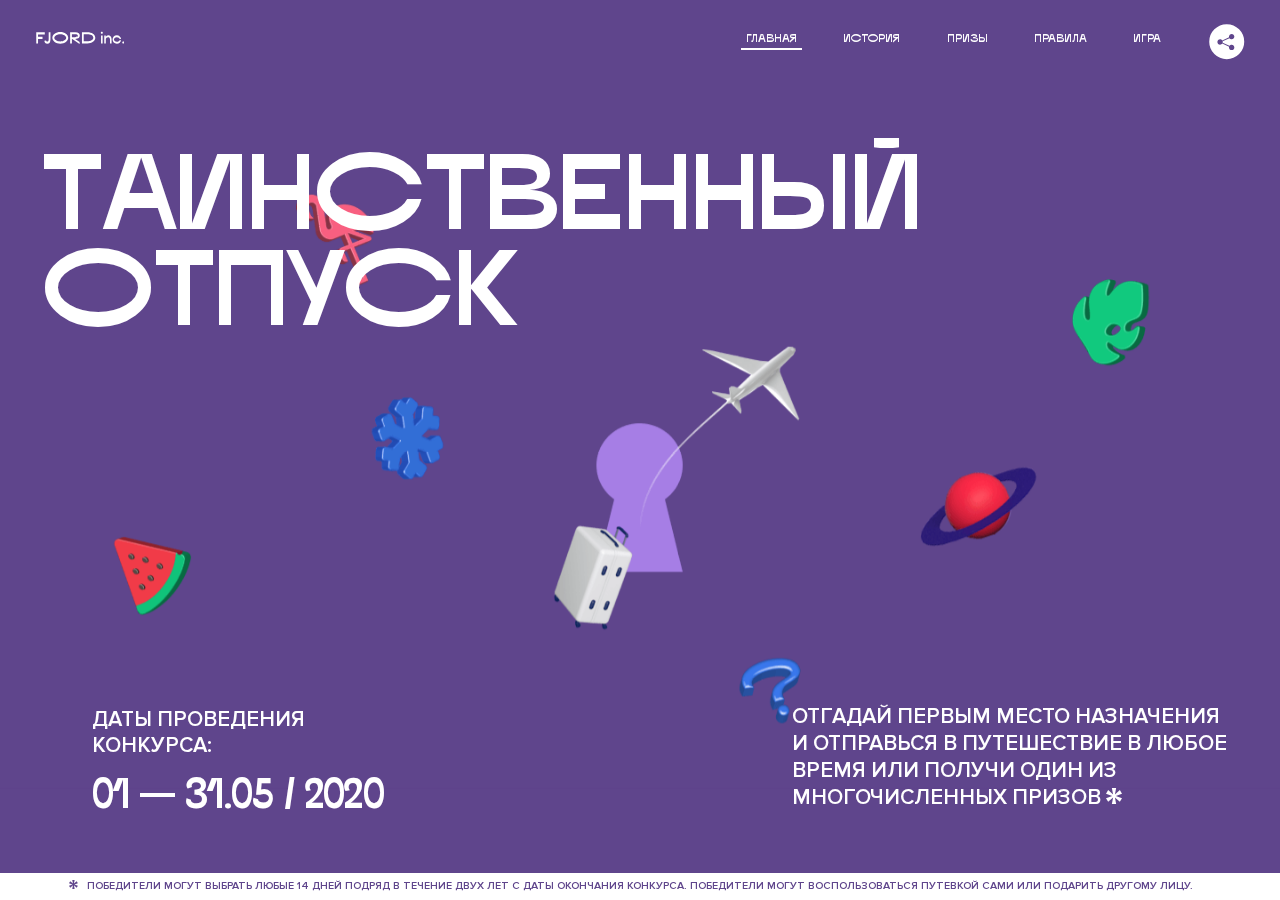
<file: 5/index.html>
<!DOCTYPE html>
<html lang="ru">
<head>
  <meta charset="UTF-8">
  <meta name="description" content="">
  <meta name="viewport" content="width=device-width, initial-scale=1.0">
  <meta http-equiv="X-UA-Compatible" content="ie=edge">
  <title>Mysterious Vacation</title>
<link href="css/style.min.css" rel="stylesheet">  <base href="https://htmlacademy-animation.github.io/1092463-magic-vacation-1/5/">
</head>
<body>

  <header class="page-header js-header">
    <div class="page-header__wrapper">
      <a href="#" class="page-header__logo" aria-label="Перейти на страницу FJORD.Inc">
        <svg width="100" height="15" viewBox="0 0 100 15" fill="none" xmlns="http://www.w3.org/2000/svg">
          <path d="M0.26 1.4V14H2.276V8.906H7.334V6.44H2.276V3.848H9.872V1.4H0.26ZM12.733 14.36C15.127 14.36 16.243 12.65 16.243 9.5V1.4H14.263V8.96C14.263 11.21 13.723 11.876 12.733 11.876C11.833 11.876 11.473 11.3 11.347 10.58L9.36702 10.94C9.63702 13.046 10.663 14.36 12.733 14.36ZM18.3918 7.7C18.3918 11.372 22.3878 14.36 27.3198 14.36C32.2518 14.36 36.2478 11.372 36.2478 7.7C36.2478 4.028 32.2518 1.04 27.3198 1.04C22.3878 1.04 18.3918 4.028 18.3918 7.7ZM20.6058 7.7C20.6058 5.378 23.6118 3.524 27.3198 3.524C30.9918 3.524 33.9798 5.378 33.9798 7.7C33.9798 10.004 30.9918 11.858 27.3198 11.858C23.6118 11.858 20.6058 10.004 20.6058 7.7ZM40.403 14V8.906H40.799L49.079 14.702V12.38L44.039 8.906H44.201C47.999 8.906 49.277 7.304 49.277 5.162C49.277 3.092 47.999 1.4 44.201 1.4H38.387V14H40.403ZM43.535 3.722C45.785 3.722 47.045 4.136 47.045 5.432C47.045 6.764 45.785 7.034 43.535 7.034H40.403V3.722H43.535ZM51.6936 1.382V14H57.8676C62.7456 14 66.7236 11.534 66.7236 7.7C66.7236 3.848 62.7456 1.382 57.8676 1.382H51.6936ZM53.7096 11.624V3.722H57.5436C61.5396 3.722 64.4916 5.018 64.4916 7.7C64.4916 10.238 61.5396 11.624 57.5436 11.624H53.7096ZM73.1832 14.018H74.9832V5H73.1832V14.018ZM72.9132 1.976C72.9132 2.57 73.3992 3.092 74.0832 3.092C74.7492 3.092 75.2352 2.57 75.2352 1.976C75.2352 1.382 74.7672 0.805999 74.0832 0.805999C73.3812 0.805999 72.9132 1.382 72.9132 1.976ZM76.7867 14H78.5687V9.104C78.7487 8.006 79.5947 6.962 81.0887 6.962C82.1147 6.962 83.2667 7.448 83.2667 9.554V14H85.0487V9.014C85.0487 6.152 83.2307 4.73 81.3587 4.73C79.9187 4.73 79.0727 5.558 78.5687 6.854V5H76.7867V14ZM90.9898 14.27C93.5098 14.27 95.3818 12.506 95.7238 10.328H94.0498C93.7258 11.3 92.6998 12.02 90.9898 12.02C88.8478 12.02 87.7678 10.922 87.7678 9.59C87.7678 8.24 88.8478 6.962 90.9898 6.962C92.7538 6.962 93.7978 7.844 94.0858 8.924H95.7418C95.4358 6.71 93.6178 4.73 90.9898 4.73C88.0918 4.73 86.1298 7.124 86.1298 9.59C86.1298 12.074 88.1278 14.27 90.9898 14.27ZM97.0693 12.938C97.0693 13.658 97.5553 14.144 98.2753 14.144C98.9953 14.144 99.4813 13.658 99.4813 12.938C99.4813 12.2 98.9953 11.714 98.2753 11.714C97.5553 11.714 97.0693 12.2 97.0693 12.938Z" fill="currentColor"></path>
        </svg>
      </a>
      <button class="page-header__toggler js-menu-toggler" type="button" aria-label="Управление мобильным меню"><span>Меню</span></button>
      <nav class="page-header__nav">
        <div class="page-header__menu js-menu" id="menu">
          <ul>
            <li>
              <a class="js-menu-link active" href="#top" data-href="top">главная</a>
            </li>
            <li>
              <a class="js-menu-link" href="#story" data-href="story">история</a>
            </li>
            <li>
              <a class="js-menu-link with-animation-before" href="#prizes" data-href="prizes">призы</a>
            </li>
            <li>
              <a class="js-menu-link" href="#rules" data-href="rules">правила</a>
            </li>
            <li>
              <a class="js-menu-link" href="#game" data-href="game">игра</a>
            </li>
          </ul>
        </div>
        <div class="page-header__social">
          <div class="social-block js-social-block">
            <button class="social-block__toggler" aria-label="Управлять блоком с социальными кнопками">
              <svg width="26" height="22" viewBox="0 0 27 22" fill="none" xmlns="http://www.w3.org/2000/svg">
                <path d="M19.6721 7.43664C21.6273 7.43664 23.213 5.85095 23.213 3.89566C23.213 1.94037 21.6273 0.354675 19.6721 0.354675C17.7168 0.354675 16.1311 1.94037 16.1311 3.89566C16.1311 4.19968 16.1728 4.49178 16.2458 4.77345L7.21751 8.95527C6.57519 8.05214 5.52303 7.46049 4.33078 7.46049C2.37549 7.46049 0.789795 9.04618 0.789795 11.0015C0.789795 12.9568 2.37549 14.5425 4.33078 14.5425C5.52303 14.5425 6.57668 13.9508 7.21751 13.0477L16.2458 17.2295C16.1743 17.5112 16.1311 17.8033 16.1311 18.1073C16.1311 20.0626 17.7168 21.6483 19.6721 21.6483C21.6273 21.6483 23.213 20.0626 23.213 18.1073C23.213 16.152 21.6273 14.5663 19.6721 14.5663C18.4798 14.5663 17.4262 15.158 16.7853 16.0611L7.75701 11.8793C7.82854 11.5976 7.87176 11.3055 7.87176 11.0015C7.87176 10.6974 7.83003 10.4053 7.75701 10.1237L16.7853 5.94186C17.4262 6.84499 18.4783 7.43664 19.6721 7.43664Z" fill="currentColor"></path>
              </svg>
            </button>
            <ul class="social-block__list">
              <li>
                <a class="social-block__link social-block__link--fb" href="#" aria-label="Мы на Facebook">
                  <svg width="8" height="17" viewBox="0 0 8 17" fill="none" xmlns="http://www.w3.org/2000/svg">
                    <path d="M4.24646 16.9899H1.09275L1.05793 8.49828H0V5.30707H1.05793V3.81124C1.05793 1.42084 2.57654 0 5.21735 0H7.41758V3.18585H5.30841C4.28262 3.18585 4.2478 3.48582 4.2478 4.24914V5.30707H7.42964L7.16716 8.49828H4.2478V16.9899H4.24646Z" fill="currentColor"></path>
                  </svg>
                </a>
              </li>
              <li>
                <a class="social-block__link social-block__link--insta" href="#" aria-label="Мы в Instagram">
                  <svg width="15" height="15" viewBox="0 0 15 15" fill="none" xmlns="http://www.w3.org/2000/svg">
                    <path d="M11.0197 0H4.19806C2.14246 0 0.471191 1.66993 0.471191 3.72285V10.5499C0.471191 12.6082 2.14112 14.2727 4.19806 14.2727H11.0197C13.0753 14.2727 14.7466 12.6082 14.7466 10.5499V3.72285C14.7466 1.67127 13.0753 0 11.0197 0ZM11.0197 12.4849H4.19806C3.13076 12.4849 2.26432 11.6158 2.26432 10.5512V3.72419C2.26432 2.65956 3.13076 1.79715 4.19806 1.79715H11.0197C12.087 1.79715 12.9535 2.6609 12.9535 3.72419V10.5512C12.9535 11.6145 12.087 12.4849 11.0197 12.4849Z" fill="currentColor"></path>
                    <path d="M7.60887 3.11084C5.38989 3.11084 3.58203 4.9187 3.58203 7.14036C3.58203 9.35532 5.38989 11.1645 7.60887 11.1645C9.83053 11.1645 11.6357 9.35666 11.6357 7.14036C11.6357 4.9187 9.83053 3.11084 7.60887 3.11084ZM7.60887 9.36871C6.37551 9.36871 5.37784 8.37372 5.37784 7.14036C5.37784 5.90699 6.37551 4.90665 7.60887 4.90665C8.83822 4.90665 9.84259 5.90833 9.84259 7.14036C9.84392 8.37238 8.83822 9.36871 7.60887 9.36871Z" fill="currentColor"></path>
                    <path d="M11.3573 2.35962C10.8256 2.35962 10.3931 2.79752 10.3931 3.32381C10.3931 3.85546 10.8256 4.29336 11.3573 4.29336C11.8862 4.29336 12.3215 3.85546 12.3215 3.32381C12.3215 2.79752 11.8862 2.35962 11.3573 2.35962Z" fill="currentColor"></path>
                  </svg>
                </a>
              </li>
              <li>
                <a class="social-block__link social-block__link--vk" href="#" aria-label="Мы ВКонтакте">
                  <svg width="17" height="10" viewBox="0 0 17 10" fill="none" xmlns="http://www.w3.org/2000/svg">
                    <path d="M14.1234 4.9002C14.1234 4.9002 16.3623 1.72708 16.5866 0.680242C16.6595 0.312285 16.4947 0.103188 16.1069 0.103188C16.1069 0.103188 14.8193 0.103188 14.168 0.103188C13.7235 0.103188 13.5587 0.293278 13.4235 0.579768C13.4235 0.579768 12.3724 2.82553 11.0969 4.24712C10.6861 4.70333 10.4781 4.84318 10.2511 4.84318C10.0646 4.84318 9.98625 4.6911 9.98625 4.27834V0.649016C9.98625 0.147997 9.92545 0.00135496 9.5066 0.00135496H6.39628C6.15578 0.00135496 6.0085 0.134417 6.0085 0.324506C6.0085 0.801084 6.73406 0.908351 6.73406 2.20231V4.87305C6.73406 5.40529 6.70569 5.61575 6.45303 5.61575C5.78016 5.61575 4.19528 3.30618 3.30623 0.678887C3.12923 0.145282 2.93737 0 2.43475 0H0.486409C0.205373 0 0 0.190085 0 0.476576C0 0.991172 0.60666 3.40801 2.99277 6.64358C4.59927 8.8201 6.70569 10 8.60269 10C9.76196 10 10.0416 9.80312 10.0416 9.31432V7.63883C10.0416 7.22607 10.2065 7.04956 10.4429 7.04956C10.7078 7.04956 11.1847 7.13238 12.2805 8.22268C13.5843 9.47862 13.6762 10 14.3896 10H16.5676C16.7919 10 17 9.89273 17 9.52342C17 9.02919 16.3623 8.15343 15.384 7.10659C14.9801 6.56755 14.3302 5.98914 14.1248 5.72301C13.8275 5.40801 13.9154 5.23014 14.1234 4.9002Z" fill="currentColor"></path>
                  </svg>
                </a>
              </li>
            </ul>
          </div>
        </div>
      </nav>
    </div>
  </header>

  <main class="page-content">

    <section class="animation-screen"></section>

    <section class="screen screen--hidden screen--intro js-scrollspy" id="top">
      <div class="screen__wrapper">
        <div class="intro">
          <h1 class="intro__title">Таинственный отпуск</h1>
          <div class="intro__content">
            <div class="intro__info">
              <p class="intro__label">Даты проведения конкурса:</p>
              <p class="intro__date">01 — 31.05 / 2020</p>
            </div>
            <div class="intro__message">
              <p>
                Отгадай первым место назначения и&nbsp;отправься в&nbsp;путешествие в&nbsp;любое время или получи один из многочисленных призов
                <svg width="16" height="16" viewBox="0 0 10 10" fill="none" xmlns="http://www.w3.org/2000/svg">
                  <path d="M0 6.35337L3.90271 4.99012L0 3.64663L1.34615 1.32374L4.44287 4.01073L3.67364 0H6.34615L5.57692 4.01073L8.65385 1.32374L10 3.64663L6.13405 4.99012L10 6.35337L8.65385 8.65651L5.57692 5.98927L6.34615 10H3.67364L4.44287 5.96952L1.34615 8.65651L0 6.35337Z" fill="currentColor"></path>
                </svg>
              </p>
            </div>
          </div>
        </div>
      </div>
      <div class="screen__footer js-footer">
        <button class="screen__footer-enlarge js-footer-toggler" type="button" aria-label="Показать сообщение">
          <svg width="10" height="10" viewBox="0 0 10 10" fill="none" xmlns="http://www.w3.org/2000/svg">
            <path d="M0 6.35337L3.90271 4.99012L0 3.64663L1.34615 1.32374L4.44287 4.01073L3.67364 0H6.34615L5.57692 4.01073L8.65385 1.32374L10 3.64663L6.13405 4.99012L10 6.35337L8.65385 8.65651L5.57692 5.98927L6.34615 10H3.67364L4.44287 5.96952L1.34615 8.65651L0 6.35337Z" fill="currentColor"></path>
          </svg>
        </button>
        <button class="screen__footer-collapse js-footer-toggler" type="button" aria-label="Скрыть сообщение">
          <svg width="13" height="13" viewBox="0 0 13 13" fill="none" xmlns="http://www.w3.org/2000/svg">
            <line x1="12.3536" y1="0.353553" x2="0.738349" y2="11.9688" stroke="currentColor"></line>
            <line x1="0.738319" y1="0.539925" x2="12.3535" y2="12.1551" stroke="currentColor"></line>
          </svg>
        </button>
        <div class="screen__footer-wrapper">
          <div class="screen__footer-announce">
            <p class="screen__footer-label">Даты проведения конкурса:</p>
            <p class="screen__footer-date">01 — 31.05 / 2020</p>
          </div>
          <div class="screen__footer-note">
            <p>
              <svg width="10" height="10" viewBox="0 0 10 10" fill="none" xmlns="http://www.w3.org/2000/svg">
                <path d="M0 6.35337L3.90271 4.99012L0 3.64663L1.34615 1.32374L4.44287 4.01073L3.67364 0H6.34615L5.57692 4.01073L8.65385 1.32374L10 3.64663L6.13405 4.99012L10 6.35337L8.65385 8.65651L5.57692 5.98927L6.34615 10H3.67364L4.44287 5.96952L1.34615 8.65651L0 6.35337Z" fill="currentColor"></path>
              </svg>
              <span>Победители могут выбрать любые 14 дней подряд в&nbsp;течение двух лет с&nbsp;даты окончания конкурса. Победители могут воспользоваться путевкой сами или подарить другому лицу.</span>
            </p>
          </div>
        </div>
      </div>
    </section>

    <section class="screen screen--hidden screen--story screen--with-leave-animation js-scrollspy" id="story">

      <div class="slider swiper-container js-slider">

        <div class="swiper-wrapper">

          <div class="slider__item swiper-slide">
            <h2 class="slider__item-title">История</h2>
            <p class="slider__item-text">Джеймс Таргет был основателем компании &laquo;Fjord Inc.&raquo;. С&nbsp;1965 года &laquo;Fjord Inc.&raquo; прославилась надёжными и&nbsp;удобными чемоданами и&nbsp;аксессуарами для туристов.</p>
          </div>

          <div class="slider__item swiper-slide">
            <p class="slider__item-text">Когда Джеймсу было 7&nbsp;лет, в&nbsp;их&nbsp;доме гостил дядюшка и&nbsp;развлекал детей рассказами о&nbsp;своей поездке в&nbsp;место, показавшееся малышу Таргету невероятным. Тогда Джеймс решил, что однажды посетит его, но&nbsp;не&nbsp;будет рассказывать о&nbsp;мечте, пока не&nbsp;осуществит.</p>
          </div>

          <div class="slider__item swiper-slide">
            <p class="slider__item-text">Джеймс Таргет стал увлеченным путешественником. Он&nbsp;посетил 5&nbsp;континентов, 126&nbsp;стран.</p>
          </div>

          <div class="slider__item swiper-slide">
            <p class="slider__item-text">Он&nbsp;сплавлялся по&nbsp;Амазонке и&nbsp;погружался в&nbsp;пещеры Франции, медитировал в&nbsp;горах Тибета и&nbsp;пожимал руку вождя племени Акугауа.</p>
          </div>

          <div class="slider__item swiper-slide">
            <p class="slider__item-text">Из&nbsp;своих поездок Джеймс Таргет привозил идеи, как сделать свои чемоданы &laquo;Fjord Inc.&raquo; удобными и&nbsp;приспособленными к&nbsp;разным дорожным условиям.</p>
          </div>

          <div class="slider__item swiper-slide">
            <p class="slider__item-text">Всё это время Джеймс не&nbsp;оставлял идею поездки своей мечты. Однако, как только он&nbsp;брался за&nbsp;планирование, возникали препятствия, не&nbsp;позволяющие отправиться туда.</p>
          </div>

          <div class="slider__item swiper-slide">
            <p class="slider__item-text">В&nbsp;возрасте 67&nbsp;лет Джеймс Таргет попал под лавину и&nbsp;погиб. В&nbsp;своём завещании он&nbsp;поручил отправить в&nbsp;заветное путешествие трёх смельчаков, единых с&nbsp;ним духом.</p>
          </div>

          <div class="slider__item swiper-slide">
            <p class="slider__item-text">Тех, кто сможет узнать таинственное место, задавая вопросы специально обученному ИИ&nbsp;&laquo;Соне&raquo;, ждет фантастическое путешествие.</p>
          </div>
        </div>
        <div class="slider__controls">
          <button class="slider__control slider__control--prev js-control-prev" type="button" aria-label="Показать предыдущую историю">
            <svg width="12" height="22" viewBox="0 0 12 22" fill="none" xmlns="http://www.w3.org/2000/svg">
              <path d="M11 1L1 11L11 21" stroke="currentColor" stroke-width="2" stroke-linejoin="round"></path>
            </svg>
          </button>
          <button class="slider__control slider__control--next js-control-next" type="button" aria-label="Показать следующую историю">
            <svg width="12" height="22" viewBox="0 0 12 22" fill="none" xmlns="http://www.w3.org/2000/svg">
              <path d="M1 1L11 11L1 21" stroke="currentColor" stroke-width="2" stroke-linejoin="round"></path>
            </svg>
          </button>
        </div>
        <div class="slider__pagination swiper-pagination"></div>
      </div>
    </section>

    <section class="screen screen--hidden screen--prizes js-scrollspy" id="prizes">
      <div class="screen__wrapper">
        <div class="prizes">
          <h2 class="prizes__title">ПРизы</h2>
          <div class="prizes__lead">
            <p>Найди ответ и&nbsp;получи один из&nbsp;призов:</p>
          </div>
          <ul class="prizes__list">
            <li class="prizes__item prizes__item--journeys">
              <div class="prizes__icon">
                <picture>
                  <source srcset="img/prize1-mob.svg" media="(orientation: portrait)">
                  <img src="img/prize1.svg" alt="">
                </picture>
              </div>
              <p class="prizes__desc">
                <b>3</b>
                <span>загадочных путешествия</span>
              </p>
            </li>
            <li class="prizes__item prizes__item--cases">
              <div class="prizes__icon">
                <picture>
                  <source srcset="img/prize2-mob.svg" media="(orientation: portrait)">
                  <img src="img/prize2.svg" alt="">
                </picture>
              </div>
              <p class="prizes__desc">
                <b>7</b>
                <span>надежных чемоданов</span>
              </p>
            </li>
            <li class="prizes__item prizes__item--codes">
              <div class="prizes__icon">
                <picture>
                  <source srcset="img/prize3-mob.svg" media="(orientation: portrait)">
                  <img src="img/prize3.svg" alt="">
                </picture>
              </div>
              <p class="prizes__desc">
                <b>900</b>
                <span>
                  промокодов на&nbsp;скидку 15%
                  <svg width="10" height="10" viewBox="0 0 10 10" fill="none" xmlns="http://www.w3.org/2000/svg">
                    <path d="M0 6.35337L3.90271 4.99012L0 3.64663L1.34615 1.32374L4.44287 4.01073L3.67364 0H6.34615L5.57692 4.01073L8.65385 1.32374L10 3.64663L6.13405 4.99012L10 6.35337L8.65385 8.65651L5.57692 5.98927L6.34615 10H3.67364L4.44287 5.96952L1.34615 8.65651L0 6.35337Z" fill="currentColor"></path>
                  </svg>
                </span>
              </p>
            </li>
          </ul>
        </div>
      </div>
      <div class="screen__footer js-footer">
        <button class="screen__footer-enlarge js-footer-toggler" type="button" aria-label="Показать сообщение">
          <svg width="10" height="10" viewBox="0 0 10 10" fill="none" xmlns="http://www.w3.org/2000/svg">
            <path d="M0 6.35337L3.90271 4.99012L0 3.64663L1.34615 1.32374L4.44287 4.01073L3.67364 0H6.34615L5.57692 4.01073L8.65385 1.32374L10 3.64663L6.13405 4.99012L10 6.35337L8.65385 8.65651L5.57692 5.98927L6.34615 10H3.67364L4.44287 5.96952L1.34615 8.65651L0 6.35337Z" fill="currentColor"></path>
          </svg>
        </button>
        <button class="screen__footer-collapse js-footer-toggler" type="button" aria-label="Скрыть сообщение">
          <svg width="13" height="13" viewBox="0 0 13 13" fill="none" xmlns="http://www.w3.org/2000/svg">
            <line x1="12.3536" y1="0.353553" x2="0.738349" y2="11.9688" stroke="currentColor"></line>
            <line x1="0.738319" y1="0.539925" x2="12.3535" y2="12.1551" stroke="currentColor"></line>
          </svg>
        </button>
        <div class="screen__footer-wrapper">
          <div class="screen__footer-announce">
            <p class="screen__footer-label">Даты проведения конкурса:</p>
            <p class="screen__footer-date">01 — 31.05 / 2020</p>
          </div>
          <div class="screen__footer-note">
            <p>
              <svg width="10" height="10" viewBox="0 0 10 10" fill="none" xmlns="http://www.w3.org/2000/svg">
                <path d="M0 6.35337L3.90271 4.99012L0 3.64663L1.34615 1.32374L4.44287 4.01073L3.67364 0H6.34615L5.57692 4.01073L8.65385 1.32374L10 3.64663L6.13405 4.99012L10 6.35337L8.65385 8.65651L5.57692 5.98927L6.34615 10H3.67364L4.44287 5.96952L1.34615 8.65651L0 6.35337Z" fill="currentColor"></path>
              </svg>
              <span>Скидка&nbsp;15% на&nbsp;единоразовое приобретение путёвки с&nbsp;1&nbsp;июня 2020 по&nbsp;31&nbsp;мая 2022&nbsp;года. Суммируется с&nbsp;другими акциями</span>
            </p>
          </div>
        </div>
      </div>
    </section>

    <section class="screen screen--hidden screen--rules js-scrollspy" id="rules">
      <div class="screen__wrapper">
        <div class="rules">
          <h2 class="rules__title">Правила</h2>
          <div class="rules__lead">
            <p>Для того чтобы получить наследство Джеймса Таргета, тебе нужно выведать у&nbsp;&laquo;Сони&raquo;, куда предстоит отправиться тебе в&nbsp;случае победы</p>
          </div>
          <ol class="rules__list">
            <li class="rules__item">
              <p>Тебе отводится <br>5&nbsp;минут</p>
            </li>
            <li class="rules__item">
              <p>Задавай любые вопросы в&nbsp;текстовом поле</p>
            </li>
            <li class="rules__item">
              <p>Нажимай кнопку &laquo;Узнать&raquo;, чтобы получить ответ</p>
            </li>
            <li class="rules__item">
              <p>&laquo;Соня&raquo; может отвечать только&nbsp;Да или Нет</p>
            </li>
          </ol>
          <a href="#game" class="rules__link btn">Погнали!</a>
        </div>
      </div>
      <div class="screen__disclaimer">
        <div class="disclaimer">
          <ul>
            <li>
              <a href="#">Правовая информация</a>
            </li>
            <li>
              <a href="#">Подробные правила</a>
            </li>
          </ul>
        </div>
      </div>
    </section>

    <section class="screen screen--hidden screen--game js-scrollspy" id="game">
      <div class="screen__wrapper">
        <div class="game">
          <div class="game__header">
            <h2 class="game__title">Игра</h2>
            <div class="game__counter">
              <span>05</span>:<span>00</span>
            </div>
          </div>
          <div class="game__body">
            <div class="chat">
              <div class="chat__body js-chat">
                <ul class="chat__list" id="messages"></ul>
              </div>
              <div class="chat__footer">
                <form action="#" method="post" class="form" id="message-form">
                  <label for="message-field" class="visually-hidden">Поле для ввода вопроса</label>
                  <input type="text" class="form__field" id="message-field">
                  <button class="form__button btn">
                    Узнать
                    <svg width="18" height="19" viewBox="0 0 18 19" fill="none" xmlns="http://www.w3.org/2000/svg">
                      <path stroke="currentColor" stroke-width="2" d="M9 19V1"></path>
                      <path d="M1 9l8-8 8 8" stroke="currentColor" stroke-width="2" stroke-linejoin="round"></path>
                    </svg>
                  </button>
                </form>
              </div>
            </div>
          </div>
          <!-- временные кнопки для показа результата -->
          <div class="game__buttons">
            <button class="game__button btn js-show-result" type="button" data-target="result">Положительный результат</button>
            <button class="game__button btn js-show-result" type="button" data-target="result2">Положительный результат - 2</button>
            <button class="game__button btn js-show-result" type="button" data-target="result3">Отрицательный результат</button>
          </div>
        </div>
      </div>
    </section>

    <section class="screen screen--hidden screen--result" id="result">
      <div class="screen__wrapper">
        <div class="result result--trip">
          <div class="result__image">
            <picture>
              <source srcset="img/result1-mob.png 1x, img/result1-mob@2x.png 2x" media="(max-width: 768px) and (orientation: portrait)">
              <img src="img/result1.png" srcset="img/result1@2x.png 2x" alt="">
            </picture>
          </div>
          <h2 class="result__title">
            <span class="visually-hidden">ПОбеда!</span>
            <svg xmlns="http://www.w3.org/2000/svg" viewBox="0 0 568.85 109.24">
              <path d="M16,24.44V92H2.6V8H75V92H61.52V24.44H16Z" transform="translate(-2.1 -1.5)" fill="none" stroke="currentColor"></path>
              <path d="M148.76,5.6c32.88,0,59.52,19.92,59.52,44.4s-26.64,44.4-59.52,44.4S89.24,74.48,89.24,50,115.88,5.6,148.76,5.6Zm0,72.12c24.48,0,44.4-12.36,44.4-27.72s-19.92-27.84-44.4-27.84C124,22.16,104,34.52,104,50S124,77.72,148.76,77.72Z" transform="translate(-2.1 -1.5)" fill="none" stroke="currentColor"></path>
              <path d="M287.36,8V24.44H236v14.4h25.32c25.44,0,34,11.16,34,26.52,0,15.6-8.52,26.64-34,26.64H222.56V8h64.8ZM256.88,76.52c15.12,0,23.52-2,23.52-11.52S272,54.44,256.88,54.44H236V76.52h20.88Z" transform="translate(-2.1 -1.5)" fill="none" stroke="currentColor"></path>
              <path d="M371.47,8V24.44H320.84V41.6h33.6V58h-33.6V75.56h50.64V92H307.4V8h64.08Z" transform="translate(-2.1 -1.5)" fill="none" stroke="currentColor"></path>
              <path d="M382.39,110.24V75.56h7.44c4.56-4.68,7.8-18.36,8.76-56L399,8h48.6V75.56h10v34.68H442.87V92H397v18.24H382.39Zm51.72-34.68V24.44H411.55v3.12c-0.48,22.44-3.24,37.68-7.2,48h29.76Z" transform="translate(-2.1 -1.5)" fill="none" stroke="currentColor"></path>
              <path d="M463.75,92l28-84h27.12l28.08,84H533.47l-7.8-23.52h-37.8L480.07,92H463.75Zm56.64-40L507,11.84,493.51,52h26.88Z" transform="translate(-2.1 -1.5)" fill="none" stroke="currentColor"></path>
              <path d="M554.12,70.4L555.55,2H569l1.44,68.4H554.12Zm8.28,6.36c4.8,0,8,3.24,8,8.16a8,8,0,1,1-16.08,0C554.35,80,557.59,76.76,562.39,76.76Z" transform="translate(-2.1 -1.5)" fill="none" stroke="currentColor"></path>
            </svg>
          </h2>
          <div class="result__text">
            <p>ты&nbsp;отправляешься в&nbsp;Арктику!</p>
          </div>
          <div class="result__form">
            <form action="#" method="post" class="form form--result">
              <label for="email-field" class="form__label">зарегистрируй результат</label>
              <input type="email" class="form__field" id="email-field" placeholder="e-mail для регистации результата и получения приза" required="">
              <button class="form__button btn">
                отправить
                <svg width="18" height="19" viewBox="0 0 18 19" fill="none" xmlns="http://www.w3.org/2000/svg">
                  <path stroke="currentColor" stroke-width="2" d="M9 19V1"></path>
                  <path d="M1 9l8-8 8 8" stroke="currentColor" stroke-width="2" stroke-linejoin="round"></path>
                </svg>
              </button>
            </form>
          </div>
        </div>
      </div>
    </section>

    <section class="screen screen--hidden screen--result" id="result2">
      <div class="screen__wrapper">
        <div class="result result--prize">
          <div class="result__image">
            <picture>
              <source srcset="img/result2-mob.png 1x, img/result2-mob@2x.png 2x" media="(max-width: 768px) and (orientation: portrait)">
              <img src="img/result2.png" srcset="img/result2@2x.png 2x" alt="">
            </picture>
          </div>
          <h2 class="result__title">
            <span class="visually-hidden">ПОбеда!</span>
            <svg xmlns="http://www.w3.org/2000/svg" viewBox="0 0 568.85 109.24">
              <path d="M16,24.44V92H2.6V8H75V92H61.52V24.44H16Z" transform="translate(-2.1 -1.5)" fill="none" stroke="currentColor"></path>
              <path d="M148.76,5.6c32.88,0,59.52,19.92,59.52,44.4s-26.64,44.4-59.52,44.4S89.24,74.48,89.24,50,115.88,5.6,148.76,5.6Zm0,72.12c24.48,0,44.4-12.36,44.4-27.72s-19.92-27.84-44.4-27.84C124,22.16,104,34.52,104,50S124,77.72,148.76,77.72Z" transform="translate(-2.1 -1.5)" fill="none" stroke="currentColor"></path>
              <path d="M287.36,8V24.44H236v14.4h25.32c25.44,0,34,11.16,34,26.52,0,15.6-8.52,26.64-34,26.64H222.56V8h64.8ZM256.88,76.52c15.12,0,23.52-2,23.52-11.52S272,54.44,256.88,54.44H236V76.52h20.88Z" transform="translate(-2.1 -1.5)" fill="none" stroke="currentColor"></path>
              <path d="M371.47,8V24.44H320.84V41.6h33.6V58h-33.6V75.56h50.64V92H307.4V8h64.08Z" transform="translate(-2.1 -1.5)" fill="none" stroke="currentColor"></path>
              <path d="M382.39,110.24V75.56h7.44c4.56-4.68,7.8-18.36,8.76-56L399,8h48.6V75.56h10v34.68H442.87V92H397v18.24H382.39Zm51.72-34.68V24.44H411.55v3.12c-0.48,22.44-3.24,37.68-7.2,48h29.76Z" transform="translate(-2.1 -1.5)" fill="none" stroke="currentColor"></path>
              <path d="M463.75,92l28-84h27.12l28.08,84H533.47l-7.8-23.52h-37.8L480.07,92H463.75Zm56.64-40L507,11.84,493.51,52h26.88Z" transform="translate(-2.1 -1.5)" fill="none" stroke="currentColor"></path>
              <path d="M554.12,70.4L555.55,2H569l1.44,68.4H554.12Zm8.28,6.36c4.8,0,8,3.24,8,8.16a8,8,0,1,1-16.08,0C554.35,80,557.59,76.76,562.39,76.76Z" transform="translate(-2.1 -1.5)" fill="none" stroke="currentColor"></path>
            </svg>
          </h2>
          <div class="result__text">
            <p>чемодан &laquo;Fjord&nbsp;Inc.&raquo;&nbsp;твой</p>
          </div>
          <div class="result__form">
            <form action="#" method="post" class="form form--result">
              <label for="email-field2" class="form__label">зарегистрируй результат</label>
              <input type="email" class="form__field" id="email-field2" placeholder="e-mail для регистации результата и получения приза" required="">
              <button class="form__button btn">
                отправить
                <svg width="18" height="19" viewBox="0 0 18 19" fill="none" xmlns="http://www.w3.org/2000/svg">
                  <path stroke="currentColor" stroke-width="2" d="M9 19V1"></path>
                  <path d="M1 9l8-8 8 8" stroke="currentColor" stroke-width="2" stroke-linejoin="round"></path>
                </svg>
              </button>
            </form>
          </div>
        </div>
      </div>
    </section>

    <section class="screen screen--hidden screen--result" id="result3">
      <div class="screen__wrapper">
        <div class="result result--negative">
          <div class="result__image">
            <picture>
              <source srcset="img/result3-mob.png 1x, img/result3-mob@2x.png 2x" media="(max-width: 768px) and (orientation: portrait)">
              <img src="img/result3.png" srcset="img/result3@2x.png 2x" alt="">
            </picture>
          </div>
          <h2 class="result__title">
            <span class="visually-hidden">Не угадал!</span>
            <svg xmlns="http://www.w3.org/2000/svg" viewBox="0 0 660.77 109.24">
              <path d="M2.66,92V8H16.1V42.2H53.3V8H66.74V92H53.3V58.64H16.1V92H2.66Z" transform="translate(-2.16 -1.5)" fill="none" stroke="currentColor"></path>
              <path d="M147.62,8V24.44H97V41.6h33.6V58H97V75.56h50.64V92H83.54V8h64.08Z" transform="translate(-2.16 -1.5)" fill="none" stroke="currentColor"></path>
              <path d="M199.22,8l20.52,42.36L235.34,8h16.44l-31,84H204.38l9.48-25.92L185.78,8h13.44Z" transform="translate(-2.16 -1.5)" fill="none" stroke="currentColor"></path>
              <path d="M273.74,24.44V92H260.3V8h50.16V24.44H273.74Z" transform="translate(-2.16 -1.5)" fill="none" stroke="currentColor"></path>
              <path d="M307.1,92l28-84h27.12l28.08,84H376.82L369,68.48h-37.8L323.42,92H307.1Zm56.64-40L350.3,11.84,336.86,52h26.88Z" transform="translate(-2.16 -1.5)" fill="none" stroke="currentColor"></path>
              <path d="M396.38,110.24V75.56h7.44c4.56-4.68,7.8-18.36,8.76-56L412.94,8h48.6V75.56h10v34.68H456.86V92H411v18.24H396.38ZM448.1,75.56V24.44H425.54v3.12c-0.48,22.44-3.24,37.68-7.2,48H448.1Z" transform="translate(-2.16 -1.5)" fill="none" stroke="currentColor"></path>
              <path d="M477.74,92l28-84h27.12L560.9,92H547.46l-7.8-23.52h-37.8L494.06,92H477.74Zm56.64-40-13.44-40.2L507.5,52h26.88Z" transform="translate(-2.16 -1.5)" fill="none" stroke="currentColor"></path>
              <path d="M568.7,76.88a13.77,13.77,0,0,0,5,1c6.6,0,10.44-6.24,12-58.32L586.22,8h46.2V92H619V24.44H598.82l-0.12,3.12C597.14,81,589,94.4,573.74,94.4a28.55,28.55,0,0,1-6.72-.84Z" transform="translate(-2.16 -1.5)" fill="none" stroke="currentColor"></path>
              <path d="M646.1,70.4L647.54,2H661l1.44,68.4H646.1Zm8.28,6.36c4.8,0,8,3.24,8,8.16a8,8,0,0,1-16.08,0C646.34,80,649.58,76.76,654.38,76.76Z" transform="translate(-2.16 -1.5)" fill="none" stroke="currentColor"></path>
            </svg>
          </h2>
          <button class="result__button js-play" type="button">
            не сдавайся!
            <span>
              <svg width="27" height="22" viewBox="0 0 27 22" fill="none" xmlns="http://www.w3.org/2000/svg">
                <path d="M10.6899 1.47998C5.42992 1.47998 1.16992 5.73998 1.16992 11C1.16992 16.26 5.42992 20.52 10.6899 20.52C15.9499 20.52 20.2099 16.26 20.2099 11V7.13998" stroke="currentColor" stroke-width="2" stroke-miterlimit="10"></path>
                <path d="M15.1099 12.5099L20.1499 7.13989L25.3099 12.6299" stroke="currentColor" stroke-width="2" stroke-miterlimit="10" stroke-linejoin="round"></path>
              </svg>
            </span>
          </button>
        </div>
      </div>
    </section>

    <div class="overlay"></div>

  </main>

<script src="js/script.js"></script></body>
</html>
</file>
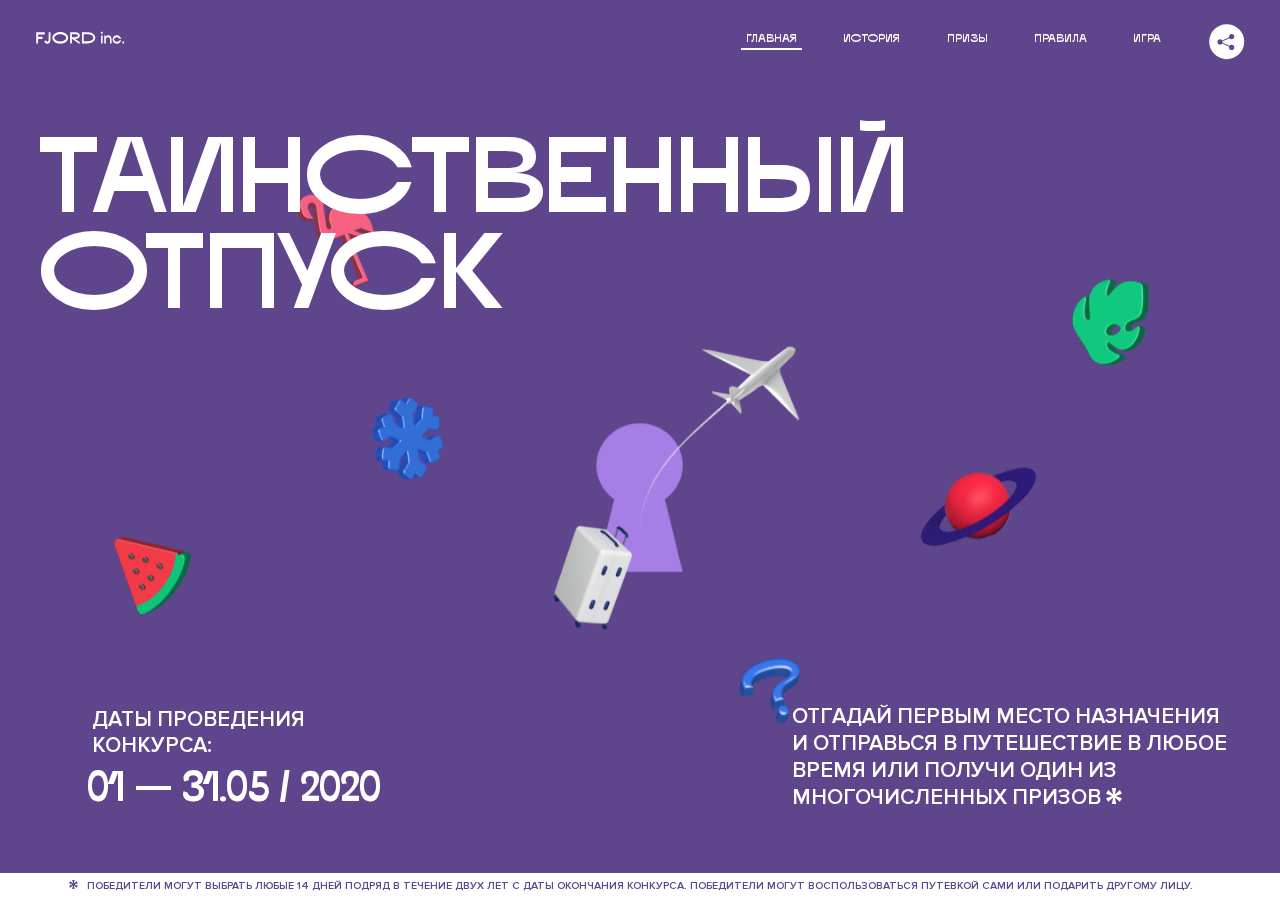
<file: 6/index.html>
<!DOCTYPE html>
<html lang="ru">
<head>
  <meta charset="UTF-8">
  <meta name="description" content="">
  <meta name="viewport" content="width=device-width, initial-scale=1.0">
  <meta http-equiv="X-UA-Compatible" content="ie=edge">
  <title>Mysterious Vacation</title>
<link href="css/style.min.css" rel="stylesheet">  <base href="https://htmlacademy-animation.github.io/1092463-magic-vacation-1/6/">
</head>
<body>

  <header class="page-header js-header">
    <div class="page-header__wrapper">
      <a href="#" class="page-header__logo" aria-label="Перейти на страницу FJORD.Inc">
        <svg width="100" height="15" viewBox="0 0 100 15" fill="none" xmlns="http://www.w3.org/2000/svg">
          <path d="M0.26 1.4V14H2.276V8.906H7.334V6.44H2.276V3.848H9.872V1.4H0.26ZM12.733 14.36C15.127 14.36 16.243 12.65 16.243 9.5V1.4H14.263V8.96C14.263 11.21 13.723 11.876 12.733 11.876C11.833 11.876 11.473 11.3 11.347 10.58L9.36702 10.94C9.63702 13.046 10.663 14.36 12.733 14.36ZM18.3918 7.7C18.3918 11.372 22.3878 14.36 27.3198 14.36C32.2518 14.36 36.2478 11.372 36.2478 7.7C36.2478 4.028 32.2518 1.04 27.3198 1.04C22.3878 1.04 18.3918 4.028 18.3918 7.7ZM20.6058 7.7C20.6058 5.378 23.6118 3.524 27.3198 3.524C30.9918 3.524 33.9798 5.378 33.9798 7.7C33.9798 10.004 30.9918 11.858 27.3198 11.858C23.6118 11.858 20.6058 10.004 20.6058 7.7ZM40.403 14V8.906H40.799L49.079 14.702V12.38L44.039 8.906H44.201C47.999 8.906 49.277 7.304 49.277 5.162C49.277 3.092 47.999 1.4 44.201 1.4H38.387V14H40.403ZM43.535 3.722C45.785 3.722 47.045 4.136 47.045 5.432C47.045 6.764 45.785 7.034 43.535 7.034H40.403V3.722H43.535ZM51.6936 1.382V14H57.8676C62.7456 14 66.7236 11.534 66.7236 7.7C66.7236 3.848 62.7456 1.382 57.8676 1.382H51.6936ZM53.7096 11.624V3.722H57.5436C61.5396 3.722 64.4916 5.018 64.4916 7.7C64.4916 10.238 61.5396 11.624 57.5436 11.624H53.7096ZM73.1832 14.018H74.9832V5H73.1832V14.018ZM72.9132 1.976C72.9132 2.57 73.3992 3.092 74.0832 3.092C74.7492 3.092 75.2352 2.57 75.2352 1.976C75.2352 1.382 74.7672 0.805999 74.0832 0.805999C73.3812 0.805999 72.9132 1.382 72.9132 1.976ZM76.7867 14H78.5687V9.104C78.7487 8.006 79.5947 6.962 81.0887 6.962C82.1147 6.962 83.2667 7.448 83.2667 9.554V14H85.0487V9.014C85.0487 6.152 83.2307 4.73 81.3587 4.73C79.9187 4.73 79.0727 5.558 78.5687 6.854V5H76.7867V14ZM90.9898 14.27C93.5098 14.27 95.3818 12.506 95.7238 10.328H94.0498C93.7258 11.3 92.6998 12.02 90.9898 12.02C88.8478 12.02 87.7678 10.922 87.7678 9.59C87.7678 8.24 88.8478 6.962 90.9898 6.962C92.7538 6.962 93.7978 7.844 94.0858 8.924H95.7418C95.4358 6.71 93.6178 4.73 90.9898 4.73C88.0918 4.73 86.1298 7.124 86.1298 9.59C86.1298 12.074 88.1278 14.27 90.9898 14.27ZM97.0693 12.938C97.0693 13.658 97.5553 14.144 98.2753 14.144C98.9953 14.144 99.4813 13.658 99.4813 12.938C99.4813 12.2 98.9953 11.714 98.2753 11.714C97.5553 11.714 97.0693 12.2 97.0693 12.938Z" fill="currentColor"></path>
        </svg>
      </a>
      <button class="page-header__toggler js-menu-toggler" type="button" aria-label="Управление мобильным меню"><span>Меню</span></button>
      <nav class="page-header__nav">
        <div class="page-header__menu js-menu" id="menu">
          <ul>
            <li>
              <a class="js-menu-link active" href="#top" data-href="top">главная</a>
            </li>
            <li>
              <a class="js-menu-link" href="#story" data-href="story">история</a>
            </li>
            <li>
              <a class="js-menu-link with-animation-before" href="#prizes" data-href="prizes">призы</a>
            </li>
            <li>
              <a class="js-menu-link" href="#rules" data-href="rules">правила</a>
            </li>
            <li>
              <a class="js-menu-link" href="#game" data-href="game">игра</a>
            </li>
          </ul>
        </div>
        <div class="page-header__social">
          <div class="social-block js-social-block">
            <button class="social-block__toggler" aria-label="Управлять блоком с социальными кнопками">
              <svg width="26" height="22" viewBox="0 0 27 22" fill="none" xmlns="http://www.w3.org/2000/svg">
                <path d="M19.6721 7.43664C21.6273 7.43664 23.213 5.85095 23.213 3.89566C23.213 1.94037 21.6273 0.354675 19.6721 0.354675C17.7168 0.354675 16.1311 1.94037 16.1311 3.89566C16.1311 4.19968 16.1728 4.49178 16.2458 4.77345L7.21751 8.95527C6.57519 8.05214 5.52303 7.46049 4.33078 7.46049C2.37549 7.46049 0.789795 9.04618 0.789795 11.0015C0.789795 12.9568 2.37549 14.5425 4.33078 14.5425C5.52303 14.5425 6.57668 13.9508 7.21751 13.0477L16.2458 17.2295C16.1743 17.5112 16.1311 17.8033 16.1311 18.1073C16.1311 20.0626 17.7168 21.6483 19.6721 21.6483C21.6273 21.6483 23.213 20.0626 23.213 18.1073C23.213 16.152 21.6273 14.5663 19.6721 14.5663C18.4798 14.5663 17.4262 15.158 16.7853 16.0611L7.75701 11.8793C7.82854 11.5976 7.87176 11.3055 7.87176 11.0015C7.87176 10.6974 7.83003 10.4053 7.75701 10.1237L16.7853 5.94186C17.4262 6.84499 18.4783 7.43664 19.6721 7.43664Z" fill="currentColor"></path>
              </svg>
            </button>
            <ul class="social-block__list">
              <li>
                <a class="social-block__link social-block__link--fb" href="#" aria-label="Мы на Facebook">
                  <svg width="8" height="17" viewBox="0 0 8 17" fill="none" xmlns="http://www.w3.org/2000/svg">
                    <path d="M4.24646 16.9899H1.09275L1.05793 8.49828H0V5.30707H1.05793V3.81124C1.05793 1.42084 2.57654 0 5.21735 0H7.41758V3.18585H5.30841C4.28262 3.18585 4.2478 3.48582 4.2478 4.24914V5.30707H7.42964L7.16716 8.49828H4.2478V16.9899H4.24646Z" fill="currentColor"></path>
                  </svg>
                </a>
              </li>
              <li>
                <a class="social-block__link social-block__link--insta" href="#" aria-label="Мы в Instagram">
                  <svg width="15" height="15" viewBox="0 0 15 15" fill="none" xmlns="http://www.w3.org/2000/svg">
                    <path d="M11.0197 0H4.19806C2.14246 0 0.471191 1.66993 0.471191 3.72285V10.5499C0.471191 12.6082 2.14112 14.2727 4.19806 14.2727H11.0197C13.0753 14.2727 14.7466 12.6082 14.7466 10.5499V3.72285C14.7466 1.67127 13.0753 0 11.0197 0ZM11.0197 12.4849H4.19806C3.13076 12.4849 2.26432 11.6158 2.26432 10.5512V3.72419C2.26432 2.65956 3.13076 1.79715 4.19806 1.79715H11.0197C12.087 1.79715 12.9535 2.6609 12.9535 3.72419V10.5512C12.9535 11.6145 12.087 12.4849 11.0197 12.4849Z" fill="currentColor"></path>
                    <path d="M7.60887 3.11084C5.38989 3.11084 3.58203 4.9187 3.58203 7.14036C3.58203 9.35532 5.38989 11.1645 7.60887 11.1645C9.83053 11.1645 11.6357 9.35666 11.6357 7.14036C11.6357 4.9187 9.83053 3.11084 7.60887 3.11084ZM7.60887 9.36871C6.37551 9.36871 5.37784 8.37372 5.37784 7.14036C5.37784 5.90699 6.37551 4.90665 7.60887 4.90665C8.83822 4.90665 9.84259 5.90833 9.84259 7.14036C9.84392 8.37238 8.83822 9.36871 7.60887 9.36871Z" fill="currentColor"></path>
                    <path d="M11.3573 2.35962C10.8256 2.35962 10.3931 2.79752 10.3931 3.32381C10.3931 3.85546 10.8256 4.29336 11.3573 4.29336C11.8862 4.29336 12.3215 3.85546 12.3215 3.32381C12.3215 2.79752 11.8862 2.35962 11.3573 2.35962Z" fill="currentColor"></path>
                  </svg>
                </a>
              </li>
              <li>
                <a class="social-block__link social-block__link--vk" href="#" aria-label="Мы ВКонтакте">
                  <svg width="17" height="10" viewBox="0 0 17 10" fill="none" xmlns="http://www.w3.org/2000/svg">
                    <path d="M14.1234 4.9002C14.1234 4.9002 16.3623 1.72708 16.5866 0.680242C16.6595 0.312285 16.4947 0.103188 16.1069 0.103188C16.1069 0.103188 14.8193 0.103188 14.168 0.103188C13.7235 0.103188 13.5587 0.293278 13.4235 0.579768C13.4235 0.579768 12.3724 2.82553 11.0969 4.24712C10.6861 4.70333 10.4781 4.84318 10.2511 4.84318C10.0646 4.84318 9.98625 4.6911 9.98625 4.27834V0.649016C9.98625 0.147997 9.92545 0.00135496 9.5066 0.00135496H6.39628C6.15578 0.00135496 6.0085 0.134417 6.0085 0.324506C6.0085 0.801084 6.73406 0.908351 6.73406 2.20231V4.87305C6.73406 5.40529 6.70569 5.61575 6.45303 5.61575C5.78016 5.61575 4.19528 3.30618 3.30623 0.678887C3.12923 0.145282 2.93737 0 2.43475 0H0.486409C0.205373 0 0 0.190085 0 0.476576C0 0.991172 0.60666 3.40801 2.99277 6.64358C4.59927 8.8201 6.70569 10 8.60269 10C9.76196 10 10.0416 9.80312 10.0416 9.31432V7.63883C10.0416 7.22607 10.2065 7.04956 10.4429 7.04956C10.7078 7.04956 11.1847 7.13238 12.2805 8.22268C13.5843 9.47862 13.6762 10 14.3896 10H16.5676C16.7919 10 17 9.89273 17 9.52342C17 9.02919 16.3623 8.15343 15.384 7.10659C14.9801 6.56755 14.3302 5.98914 14.1248 5.72301C13.8275 5.40801 13.9154 5.23014 14.1234 4.9002Z" fill="currentColor"></path>
                  </svg>
                </a>
              </li>
            </ul>
          </div>
        </div>
      </nav>
    </div>
  </header>

  <main class="page-content">

    <section class="animation-screen"></section>

    <section class="screen screen--hidden screen--intro js-scrollspy" id="top">
      <div class="screen__wrapper">
        <div class="intro">
          <h1 class="intro__title">Таинственный отпуск</h1>
          <div class="intro__content">
            <div class="intro__info">
              <p class="intro__label">Даты проведения конкурса:</p>
              <p class="intro__date">01 — 31.05 / 2020</p>
            </div>
            <div class="intro__message">
              <p>
                Отгадай первым место назначения и&nbsp;отправься в&nbsp;путешествие в&nbsp;любое время или получи один из многочисленных призов
                <svg width="16" height="16" viewBox="0 0 10 10" fill="none" xmlns="http://www.w3.org/2000/svg">
                  <path d="M0 6.35337L3.90271 4.99012L0 3.64663L1.34615 1.32374L4.44287 4.01073L3.67364 0H6.34615L5.57692 4.01073L8.65385 1.32374L10 3.64663L6.13405 4.99012L10 6.35337L8.65385 8.65651L5.57692 5.98927L6.34615 10H3.67364L4.44287 5.96952L1.34615 8.65651L0 6.35337Z" fill="currentColor"></path>
                </svg>
              </p>
            </div>
          </div>
        </div>
      </div>
      <div class="screen__footer js-footer">
        <button class="screen__footer-enlarge js-footer-toggler" type="button" aria-label="Показать сообщение">
          <svg width="10" height="10" viewBox="0 0 10 10" fill="none" xmlns="http://www.w3.org/2000/svg">
            <path d="M0 6.35337L3.90271 4.99012L0 3.64663L1.34615 1.32374L4.44287 4.01073L3.67364 0H6.34615L5.57692 4.01073L8.65385 1.32374L10 3.64663L6.13405 4.99012L10 6.35337L8.65385 8.65651L5.57692 5.98927L6.34615 10H3.67364L4.44287 5.96952L1.34615 8.65651L0 6.35337Z" fill="currentColor"></path>
          </svg>
        </button>
        <button class="screen__footer-collapse js-footer-toggler" type="button" aria-label="Скрыть сообщение">
          <svg width="13" height="13" viewBox="0 0 13 13" fill="none" xmlns="http://www.w3.org/2000/svg">
            <line x1="12.3536" y1="0.353553" x2="0.738349" y2="11.9688" stroke="currentColor"></line>
            <line x1="0.738319" y1="0.539925" x2="12.3535" y2="12.1551" stroke="currentColor"></line>
          </svg>
        </button>
        <div class="screen__footer-wrapper">
          <div class="screen__footer-announce">
            <p class="screen__footer-label">Даты проведения конкурса:</p>
            <p class="screen__footer-date">01 — 31.05 / 2020</p>
          </div>
          <div class="screen__footer-note">
            <p>
              <svg width="10" height="10" viewBox="0 0 10 10" fill="none" xmlns="http://www.w3.org/2000/svg">
                <path d="M0 6.35337L3.90271 4.99012L0 3.64663L1.34615 1.32374L4.44287 4.01073L3.67364 0H6.34615L5.57692 4.01073L8.65385 1.32374L10 3.64663L6.13405 4.99012L10 6.35337L8.65385 8.65651L5.57692 5.98927L6.34615 10H3.67364L4.44287 5.96952L1.34615 8.65651L0 6.35337Z" fill="currentColor"></path>
              </svg>
              <span>Победители могут выбрать любые 14 дней подряд в&nbsp;течение двух лет с&nbsp;даты окончания конкурса. Победители могут воспользоваться путевкой сами или подарить другому лицу.</span>
            </p>
          </div>
        </div>
      </div>
    </section>

    <section class="screen screen--hidden screen--story screen--with-leave-animation js-scrollspy" id="story">

      <div class="slider swiper-container js-slider">

        <div class="swiper-wrapper">

          <div class="slider__item swiper-slide">
            <h2 class="slider__item-title">История</h2>
            <p class="slider__item-text">Джеймс Таргет был основателем компании &laquo;Fjord Inc.&raquo;. С&nbsp;1965 года &laquo;Fjord Inc.&raquo; прославилась надёжными и&nbsp;удобными чемоданами и&nbsp;аксессуарами для туристов.</p>
          </div>

          <div class="slider__item swiper-slide">
            <p class="slider__item-text">Когда Джеймсу было 7&nbsp;лет, в&nbsp;их&nbsp;доме гостил дядюшка и&nbsp;развлекал детей рассказами о&nbsp;своей поездке в&nbsp;место, показавшееся малышу Таргету невероятным. Тогда Джеймс решил, что однажды посетит его, но&nbsp;не&nbsp;будет рассказывать о&nbsp;мечте, пока не&nbsp;осуществит.</p>
          </div>

          <div class="slider__item swiper-slide">
            <p class="slider__item-text">Джеймс Таргет стал увлеченным путешественником. Он&nbsp;посетил 5&nbsp;континентов, 126&nbsp;стран.</p>
          </div>

          <div class="slider__item swiper-slide">
            <p class="slider__item-text">Он&nbsp;сплавлялся по&nbsp;Амазонке и&nbsp;погружался в&nbsp;пещеры Франции, медитировал в&nbsp;горах Тибета и&nbsp;пожимал руку вождя племени Акугауа.</p>
          </div>

          <div class="slider__item swiper-slide">
            <p class="slider__item-text">Из&nbsp;своих поездок Джеймс Таргет привозил идеи, как сделать свои чемоданы &laquo;Fjord Inc.&raquo; удобными и&nbsp;приспособленными к&nbsp;разным дорожным условиям.</p>
          </div>

          <div class="slider__item swiper-slide">
            <p class="slider__item-text">Всё это время Джеймс не&nbsp;оставлял идею поездки своей мечты. Однако, как только он&nbsp;брался за&nbsp;планирование, возникали препятствия, не&nbsp;позволяющие отправиться туда.</p>
          </div>

          <div class="slider__item swiper-slide">
            <p class="slider__item-text">В&nbsp;возрасте 67&nbsp;лет Джеймс Таргет попал под лавину и&nbsp;погиб. В&nbsp;своём завещании он&nbsp;поручил отправить в&nbsp;заветное путешествие трёх смельчаков, единых с&nbsp;ним духом.</p>
          </div>

          <div class="slider__item swiper-slide">
            <p class="slider__item-text">Тех, кто сможет узнать таинственное место, задавая вопросы специально обученному ИИ&nbsp;&laquo;Соне&raquo;, ждет фантастическое путешествие.</p>
          </div>
        </div>
        <div class="slider__controls">
          <button class="slider__control slider__control--prev js-control-prev" type="button" aria-label="Показать предыдущую историю">
            <svg width="12" height="22" viewBox="0 0 12 22" fill="none" xmlns="http://www.w3.org/2000/svg">
              <path d="M11 1L1 11L11 21" stroke="currentColor" stroke-width="2" stroke-linejoin="round"></path>
            </svg>
          </button>
          <button class="slider__control slider__control--next js-control-next" type="button" aria-label="Показать следующую историю">
            <svg width="12" height="22" viewBox="0 0 12 22" fill="none" xmlns="http://www.w3.org/2000/svg">
              <path d="M1 1L11 11L1 21" stroke="currentColor" stroke-width="2" stroke-linejoin="round"></path>
            </svg>
          </button>
        </div>
        <div class="slider__pagination swiper-pagination"></div>
      </div>
    </section>

    <section class="screen screen--hidden screen--prizes js-scrollspy" id="prizes">
      <div class="screen__wrapper">
        <div class="prizes">
          <h2 class="prizes__title">ПРизы</h2>
          <div class="prizes__lead">
            <p>Найди ответ и&nbsp;получи один из&nbsp;призов:</p>
          </div>
          <ul class="prizes__list">
            <li class="prizes__item prizes__item--journeys">
              <div class="prizes__icon">
                <picture>
                  <source srcset="img/prize1-mob.svg" media="(orientation: portrait)">
                  <img src="img/prize1.svg" alt="">
                </picture>
              </div>
              <p class="prizes__desc">
                <b>3</b>
                <span>загадочных путешествия</span>
              </p>
            </li>
            <li class="prizes__item prizes__item--cases">
              <div class="prizes__icon">
                <picture>
                  <source srcset="img/prize2-mob.svg" media="(orientation: portrait)">
                  <img src="img/prize2.svg" alt="">
                </picture>
              </div>
              <p class="prizes__desc">
                <b>7</b>
                <span>надежных чемоданов</span>
              </p>
            </li>
            <li class="prizes__item prizes__item--codes">
              <div class="prizes__icon">
                <picture>
                  <source srcset="img/prize3-mob.svg" media="(orientation: portrait)">
                  <img src="img/prize3.svg" alt="">
                </picture>
              </div>
              <p class="prizes__desc">
                <b>900</b>
                <span>
                  промокодов на&nbsp;скидку 15%
                  <svg width="10" height="10" viewBox="0 0 10 10" fill="none" xmlns="http://www.w3.org/2000/svg">
                    <path d="M0 6.35337L3.90271 4.99012L0 3.64663L1.34615 1.32374L4.44287 4.01073L3.67364 0H6.34615L5.57692 4.01073L8.65385 1.32374L10 3.64663L6.13405 4.99012L10 6.35337L8.65385 8.65651L5.57692 5.98927L6.34615 10H3.67364L4.44287 5.96952L1.34615 8.65651L0 6.35337Z" fill="currentColor"></path>
                  </svg>
                </span>
              </p>
            </li>
          </ul>
        </div>
      </div>
      <div class="screen__footer js-footer">
        <button class="screen__footer-enlarge js-footer-toggler" type="button" aria-label="Показать сообщение">
          <svg width="10" height="10" viewBox="0 0 10 10" fill="none" xmlns="http://www.w3.org/2000/svg">
            <path d="M0 6.35337L3.90271 4.99012L0 3.64663L1.34615 1.32374L4.44287 4.01073L3.67364 0H6.34615L5.57692 4.01073L8.65385 1.32374L10 3.64663L6.13405 4.99012L10 6.35337L8.65385 8.65651L5.57692 5.98927L6.34615 10H3.67364L4.44287 5.96952L1.34615 8.65651L0 6.35337Z" fill="currentColor"></path>
          </svg>
        </button>
        <button class="screen__footer-collapse js-footer-toggler" type="button" aria-label="Скрыть сообщение">
          <svg width="13" height="13" viewBox="0 0 13 13" fill="none" xmlns="http://www.w3.org/2000/svg">
            <line x1="12.3536" y1="0.353553" x2="0.738349" y2="11.9688" stroke="currentColor"></line>
            <line x1="0.738319" y1="0.539925" x2="12.3535" y2="12.1551" stroke="currentColor"></line>
          </svg>
        </button>
        <div class="screen__footer-wrapper">
          <div class="screen__footer-announce">
            <p class="screen__footer-label">Даты проведения конкурса:</p>
            <p class="screen__footer-date">01 — 31.05 / 2020</p>
          </div>
          <div class="screen__footer-note">
            <p>
              <svg width="10" height="10" viewBox="0 0 10 10" fill="none" xmlns="http://www.w3.org/2000/svg">
                <path d="M0 6.35337L3.90271 4.99012L0 3.64663L1.34615 1.32374L4.44287 4.01073L3.67364 0H6.34615L5.57692 4.01073L8.65385 1.32374L10 3.64663L6.13405 4.99012L10 6.35337L8.65385 8.65651L5.57692 5.98927L6.34615 10H3.67364L4.44287 5.96952L1.34615 8.65651L0 6.35337Z" fill="currentColor"></path>
              </svg>
              <span>Скидка&nbsp;15% на&nbsp;единоразовое приобретение путёвки с&nbsp;1&nbsp;июня 2020 по&nbsp;31&nbsp;мая 2022&nbsp;года. Суммируется с&nbsp;другими акциями</span>
            </p>
          </div>
        </div>
      </div>
    </section>

    <section class="screen screen--hidden screen--rules js-scrollspy" id="rules">
      <div class="screen__wrapper">
        <div class="rules">
          <h2 class="rules__title">Правила</h2>
          <div class="rules__lead">
            <p>Для того чтобы получить наследство Джеймса Таргета, тебе нужно выведать у&nbsp;&laquo;Сони&raquo;, куда предстоит отправиться тебе в&nbsp;случае победы</p>
          </div>
          <ol class="rules__list">
            <li class="rules__item">
              <p>Тебе отводится <br>5&nbsp;минут</p>
            </li>
            <li class="rules__item">
              <p>Задавай любые вопросы в&nbsp;текстовом поле</p>
            </li>
            <li class="rules__item">
              <p>Нажимай кнопку &laquo;Узнать&raquo;, чтобы получить ответ</p>
            </li>
            <li class="rules__item">
              <p>&laquo;Соня&raquo; может отвечать только&nbsp;Да или Нет</p>
            </li>
          </ol>
          <a href="#game" class="rules__link btn">Погнали!</a>
        </div>
      </div>
      <div class="screen__disclaimer">
        <div class="disclaimer">
          <ul>
            <li>
              <a href="#">Правовая информация</a>
            </li>
            <li>
              <a href="#">Подробные правила</a>
            </li>
          </ul>
        </div>
      </div>
    </section>

    <section class="screen screen--hidden screen--game js-scrollspy" id="game">
      <div class="screen__wrapper">
        <div class="game">
          <div class="game__header">
            <h2 class="game__title">Игра</h2>
            <div class="game__counter">
              <span>05</span>:<span>00</span>
            </div>
          </div>
          <div class="game__body">
            <div class="chat">
              <div class="chat__body js-chat">
                <ul class="chat__list" id="messages"></ul>
              </div>
              <div class="chat__footer">
                <form action="#" method="post" class="form" id="message-form">
                  <label for="message-field" class="visually-hidden">Поле для ввода вопроса</label>
                  <input type="text" class="form__field" id="message-field">
                  <button class="form__button btn">
                    Узнать
                    <svg width="18" height="19" viewBox="0 0 18 19" fill="none" xmlns="http://www.w3.org/2000/svg">
                      <path stroke="currentColor" stroke-width="2" d="M9 19V1"></path>
                      <path d="M1 9l8-8 8 8" stroke="currentColor" stroke-width="2" stroke-linejoin="round"></path>
                    </svg>
                  </button>
                </form>
              </div>
            </div>
          </div>
          <!-- временные кнопки для показа результата -->
          <div class="game__buttons">
            <button class="game__button btn js-show-result" type="button" data-target="result">Положительный результат</button>
            <button class="game__button btn js-show-result" type="button" data-target="result2">Положительный результат - 2</button>
            <button class="game__button btn js-show-result" type="button" data-target="result3">Отрицательный результат</button>
          </div>
        </div>
      </div>
    </section>

    <section class="screen screen--hidden screen--result" id="result">
      <div class="screen__wrapper">
        <div class="result result--trip">
          <div class="result__image">
            <picture>
              <source srcset="img/result1-mob.png 1x, img/result1-mob@2x.png 2x" media="(max-width: 768px) and (orientation: portrait)">
              <img src="img/result1.png" srcset="img/result1@2x.png 2x" alt="">
            </picture>
          </div>
          <h2 class="result__title">
            <span class="visually-hidden">ПОбеда!</span>
            <svg xmlns="http://www.w3.org/2000/svg" viewBox="0 0 568.85 109.24">
              <path d="M16,24.44V92H2.6V8H75V92H61.52V24.44H16Z" transform="translate(-2.1 -1.5)" fill="none" stroke="currentColor"></path>
              <path d="M148.76,5.6c32.88,0,59.52,19.92,59.52,44.4s-26.64,44.4-59.52,44.4S89.24,74.48,89.24,50,115.88,5.6,148.76,5.6Zm0,72.12c24.48,0,44.4-12.36,44.4-27.72s-19.92-27.84-44.4-27.84C124,22.16,104,34.52,104,50S124,77.72,148.76,77.72Z" transform="translate(-2.1 -1.5)" fill="none" stroke="currentColor"></path>
              <path d="M287.36,8V24.44H236v14.4h25.32c25.44,0,34,11.16,34,26.52,0,15.6-8.52,26.64-34,26.64H222.56V8h64.8ZM256.88,76.52c15.12,0,23.52-2,23.52-11.52S272,54.44,256.88,54.44H236V76.52h20.88Z" transform="translate(-2.1 -1.5)" fill="none" stroke="currentColor"></path>
              <path d="M371.47,8V24.44H320.84V41.6h33.6V58h-33.6V75.56h50.64V92H307.4V8h64.08Z" transform="translate(-2.1 -1.5)" fill="none" stroke="currentColor"></path>
              <path d="M382.39,110.24V75.56h7.44c4.56-4.68,7.8-18.36,8.76-56L399,8h48.6V75.56h10v34.68H442.87V92H397v18.24H382.39Zm51.72-34.68V24.44H411.55v3.12c-0.48,22.44-3.24,37.68-7.2,48h29.76Z" transform="translate(-2.1 -1.5)" fill="none" stroke="currentColor"></path>
              <path d="M463.75,92l28-84h27.12l28.08,84H533.47l-7.8-23.52h-37.8L480.07,92H463.75Zm56.64-40L507,11.84,493.51,52h26.88Z" transform="translate(-2.1 -1.5)" fill="none" stroke="currentColor"></path>
              <path d="M554.12,70.4L555.55,2H569l1.44,68.4H554.12Zm8.28,6.36c4.8,0,8,3.24,8,8.16a8,8,0,1,1-16.08,0C554.35,80,557.59,76.76,562.39,76.76Z" transform="translate(-2.1 -1.5)" fill="none" stroke="currentColor"></path>
            </svg>
          </h2>
          <div class="result__text">
            <p>ты&nbsp;отправляешься в&nbsp;Арктику!</p>
          </div>
          <div class="result__form">
            <form action="#" method="post" class="form form--result">
              <label for="email-field" class="form__label">зарегистрируй результат</label>
              <input type="email" class="form__field" id="email-field" placeholder="e-mail для регистации результата и получения приза" required="">
              <button class="form__button btn">
                отправить
                <svg width="18" height="19" viewBox="0 0 18 19" fill="none" xmlns="http://www.w3.org/2000/svg">
                  <path stroke="currentColor" stroke-width="2" d="M9 19V1"></path>
                  <path d="M1 9l8-8 8 8" stroke="currentColor" stroke-width="2" stroke-linejoin="round"></path>
                </svg>
              </button>
            </form>
          </div>
        </div>
      </div>
    </section>

    <section class="screen screen--hidden screen--result" id="result2">
      <div class="screen__wrapper">
        <div class="result result--prize">
          <div class="result__image">
            <picture>
              <source srcset="img/result2-mob.png 1x, img/result2-mob@2x.png 2x" media="(max-width: 768px) and (orientation: portrait)">
              <img src="img/result2.png" srcset="img/result2@2x.png 2x" alt="">
            </picture>
          </div>
          <h2 class="result__title">
            <span class="visually-hidden">ПОбеда!</span>
            <svg xmlns="http://www.w3.org/2000/svg" viewBox="0 0 568.85 109.24">
              <path d="M16,24.44V92H2.6V8H75V92H61.52V24.44H16Z" transform="translate(-2.1 -1.5)" fill="none" stroke="currentColor"></path>
              <path d="M148.76,5.6c32.88,0,59.52,19.92,59.52,44.4s-26.64,44.4-59.52,44.4S89.24,74.48,89.24,50,115.88,5.6,148.76,5.6Zm0,72.12c24.48,0,44.4-12.36,44.4-27.72s-19.92-27.84-44.4-27.84C124,22.16,104,34.52,104,50S124,77.72,148.76,77.72Z" transform="translate(-2.1 -1.5)" fill="none" stroke="currentColor"></path>
              <path d="M287.36,8V24.44H236v14.4h25.32c25.44,0,34,11.16,34,26.52,0,15.6-8.52,26.64-34,26.64H222.56V8h64.8ZM256.88,76.52c15.12,0,23.52-2,23.52-11.52S272,54.44,256.88,54.44H236V76.52h20.88Z" transform="translate(-2.1 -1.5)" fill="none" stroke="currentColor"></path>
              <path d="M371.47,8V24.44H320.84V41.6h33.6V58h-33.6V75.56h50.64V92H307.4V8h64.08Z" transform="translate(-2.1 -1.5)" fill="none" stroke="currentColor"></path>
              <path d="M382.39,110.24V75.56h7.44c4.56-4.68,7.8-18.36,8.76-56L399,8h48.6V75.56h10v34.68H442.87V92H397v18.24H382.39Zm51.72-34.68V24.44H411.55v3.12c-0.48,22.44-3.24,37.68-7.2,48h29.76Z" transform="translate(-2.1 -1.5)" fill="none" stroke="currentColor"></path>
              <path d="M463.75,92l28-84h27.12l28.08,84H533.47l-7.8-23.52h-37.8L480.07,92H463.75Zm56.64-40L507,11.84,493.51,52h26.88Z" transform="translate(-2.1 -1.5)" fill="none" stroke="currentColor"></path>
              <path d="M554.12,70.4L555.55,2H569l1.44,68.4H554.12Zm8.28,6.36c4.8,0,8,3.24,8,8.16a8,8,0,1,1-16.08,0C554.35,80,557.59,76.76,562.39,76.76Z" transform="translate(-2.1 -1.5)" fill="none" stroke="currentColor"></path>
            </svg>
          </h2>
          <div class="result__text">
            <p>чемодан &laquo;Fjord&nbsp;Inc.&raquo;&nbsp;твой</p>
          </div>
          <div class="result__form">
            <form action="#" method="post" class="form form--result">
              <label for="email-field2" class="form__label">зарегистрируй результат</label>
              <input type="email" class="form__field" id="email-field2" placeholder="e-mail для регистации результата и получения приза" required="">
              <button class="form__button btn">
                отправить
                <svg width="18" height="19" viewBox="0 0 18 19" fill="none" xmlns="http://www.w3.org/2000/svg">
                  <path stroke="currentColor" stroke-width="2" d="M9 19V1"></path>
                  <path d="M1 9l8-8 8 8" stroke="currentColor" stroke-width="2" stroke-linejoin="round"></path>
                </svg>
              </button>
            </form>
          </div>
        </div>
      </div>
    </section>

    <section class="screen screen--hidden screen--result" id="result3">
      <div class="screen__wrapper">
        <div class="result result--negative">
          <div class="result__image">
            <picture>
              <source srcset="img/result3-mob.png 1x, img/result3-mob@2x.png 2x" media="(max-width: 768px) and (orientation: portrait)">
              <img src="img/result3.png" srcset="img/result3@2x.png 2x" alt="">
            </picture>
          </div>
          <h2 class="result__title">
            <span class="visually-hidden">Не угадал!</span>
            <svg xmlns="http://www.w3.org/2000/svg" viewBox="0 0 660.77 109.24">
              <path d="M2.66,92V8H16.1V42.2H53.3V8H66.74V92H53.3V58.64H16.1V92H2.66Z" transform="translate(-2.16 -1.5)" fill="none" stroke="currentColor"></path>
              <path d="M147.62,8V24.44H97V41.6h33.6V58H97V75.56h50.64V92H83.54V8h64.08Z" transform="translate(-2.16 -1.5)" fill="none" stroke="currentColor"></path>
              <path d="M199.22,8l20.52,42.36L235.34,8h16.44l-31,84H204.38l9.48-25.92L185.78,8h13.44Z" transform="translate(-2.16 -1.5)" fill="none" stroke="currentColor"></path>
              <path d="M273.74,24.44V92H260.3V8h50.16V24.44H273.74Z" transform="translate(-2.16 -1.5)" fill="none" stroke="currentColor"></path>
              <path d="M307.1,92l28-84h27.12l28.08,84H376.82L369,68.48h-37.8L323.42,92H307.1Zm56.64-40L350.3,11.84,336.86,52h26.88Z" transform="translate(-2.16 -1.5)" fill="none" stroke="currentColor"></path>
              <path d="M396.38,110.24V75.56h7.44c4.56-4.68,7.8-18.36,8.76-56L412.94,8h48.6V75.56h10v34.68H456.86V92H411v18.24H396.38ZM448.1,75.56V24.44H425.54v3.12c-0.48,22.44-3.24,37.68-7.2,48H448.1Z" transform="translate(-2.16 -1.5)" fill="none" stroke="currentColor"></path>
              <path d="M477.74,92l28-84h27.12L560.9,92H547.46l-7.8-23.52h-37.8L494.06,92H477.74Zm56.64-40-13.44-40.2L507.5,52h26.88Z" transform="translate(-2.16 -1.5)" fill="none" stroke="currentColor"></path>
              <path d="M568.7,76.88a13.77,13.77,0,0,0,5,1c6.6,0,10.44-6.24,12-58.32L586.22,8h46.2V92H619V24.44H598.82l-0.12,3.12C597.14,81,589,94.4,573.74,94.4a28.55,28.55,0,0,1-6.72-.84Z" transform="translate(-2.16 -1.5)" fill="none" stroke="currentColor"></path>
              <path d="M646.1,70.4L647.54,2H661l1.44,68.4H646.1Zm8.28,6.36c4.8,0,8,3.24,8,8.16a8,8,0,0,1-16.08,0C646.34,80,649.58,76.76,654.38,76.76Z" transform="translate(-2.16 -1.5)" fill="none" stroke="currentColor"></path>
            </svg>
          </h2>
          <button class="result__button js-play" type="button">
            не сдавайся!
            <span>
              <svg width="27" height="22" viewBox="0 0 27 22" fill="none" xmlns="http://www.w3.org/2000/svg">
                <path d="M10.6899 1.47998C5.42992 1.47998 1.16992 5.73998 1.16992 11C1.16992 16.26 5.42992 20.52 10.6899 20.52C15.9499 20.52 20.2099 16.26 20.2099 11V7.13998" stroke="currentColor" stroke-width="2" stroke-miterlimit="10"></path>
                <path d="M15.1099 12.5099L20.1499 7.13989L25.3099 12.6299" stroke="currentColor" stroke-width="2" stroke-miterlimit="10" stroke-linejoin="round"></path>
              </svg>
            </span>
          </button>
        </div>
      </div>
    </section>

    <div class="overlay"></div>

  </main>

<script src="js/script.js"></script></body>
</html>
</file>
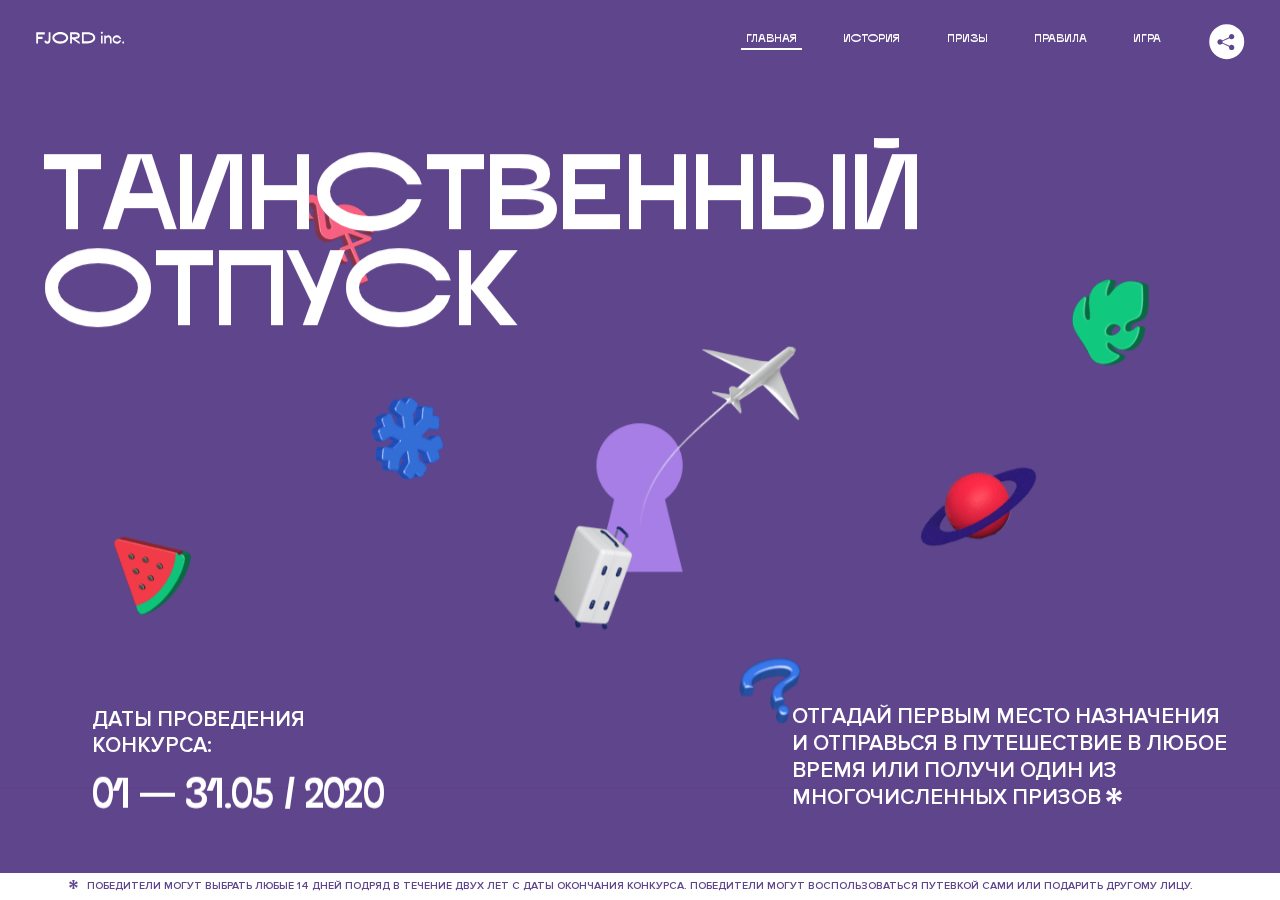
<file: 7/index.html>
<!DOCTYPE html>
<html lang="ru">
<head>
  <meta charset="UTF-8">
  <meta name="description" content="">
  <meta name="viewport" content="width=device-width, initial-scale=1.0">
  <meta http-equiv="X-UA-Compatible" content="ie=edge">
  <title>Mysterious Vacation</title>
<link href="css/style.min.css" rel="stylesheet">  <base href="https://htmlacademy-animation.github.io/1092463-magic-vacation-1/7/">
</head>
<body>

  <header class="page-header js-header">
    <div class="page-header__wrapper">
      <a href="#" class="page-header__logo" aria-label="Перейти на страницу FJORD.Inc">
        <svg width="100" height="15" viewBox="0 0 100 15" fill="none" xmlns="http://www.w3.org/2000/svg">
          <path d="M0.26 1.4V14H2.276V8.906H7.334V6.44H2.276V3.848H9.872V1.4H0.26ZM12.733 14.36C15.127 14.36 16.243 12.65 16.243 9.5V1.4H14.263V8.96C14.263 11.21 13.723 11.876 12.733 11.876C11.833 11.876 11.473 11.3 11.347 10.58L9.36702 10.94C9.63702 13.046 10.663 14.36 12.733 14.36ZM18.3918 7.7C18.3918 11.372 22.3878 14.36 27.3198 14.36C32.2518 14.36 36.2478 11.372 36.2478 7.7C36.2478 4.028 32.2518 1.04 27.3198 1.04C22.3878 1.04 18.3918 4.028 18.3918 7.7ZM20.6058 7.7C20.6058 5.378 23.6118 3.524 27.3198 3.524C30.9918 3.524 33.9798 5.378 33.9798 7.7C33.9798 10.004 30.9918 11.858 27.3198 11.858C23.6118 11.858 20.6058 10.004 20.6058 7.7ZM40.403 14V8.906H40.799L49.079 14.702V12.38L44.039 8.906H44.201C47.999 8.906 49.277 7.304 49.277 5.162C49.277 3.092 47.999 1.4 44.201 1.4H38.387V14H40.403ZM43.535 3.722C45.785 3.722 47.045 4.136 47.045 5.432C47.045 6.764 45.785 7.034 43.535 7.034H40.403V3.722H43.535ZM51.6936 1.382V14H57.8676C62.7456 14 66.7236 11.534 66.7236 7.7C66.7236 3.848 62.7456 1.382 57.8676 1.382H51.6936ZM53.7096 11.624V3.722H57.5436C61.5396 3.722 64.4916 5.018 64.4916 7.7C64.4916 10.238 61.5396 11.624 57.5436 11.624H53.7096ZM73.1832 14.018H74.9832V5H73.1832V14.018ZM72.9132 1.976C72.9132 2.57 73.3992 3.092 74.0832 3.092C74.7492 3.092 75.2352 2.57 75.2352 1.976C75.2352 1.382 74.7672 0.805999 74.0832 0.805999C73.3812 0.805999 72.9132 1.382 72.9132 1.976ZM76.7867 14H78.5687V9.104C78.7487 8.006 79.5947 6.962 81.0887 6.962C82.1147 6.962 83.2667 7.448 83.2667 9.554V14H85.0487V9.014C85.0487 6.152 83.2307 4.73 81.3587 4.73C79.9187 4.73 79.0727 5.558 78.5687 6.854V5H76.7867V14ZM90.9898 14.27C93.5098 14.27 95.3818 12.506 95.7238 10.328H94.0498C93.7258 11.3 92.6998 12.02 90.9898 12.02C88.8478 12.02 87.7678 10.922 87.7678 9.59C87.7678 8.24 88.8478 6.962 90.9898 6.962C92.7538 6.962 93.7978 7.844 94.0858 8.924H95.7418C95.4358 6.71 93.6178 4.73 90.9898 4.73C88.0918 4.73 86.1298 7.124 86.1298 9.59C86.1298 12.074 88.1278 14.27 90.9898 14.27ZM97.0693 12.938C97.0693 13.658 97.5553 14.144 98.2753 14.144C98.9953 14.144 99.4813 13.658 99.4813 12.938C99.4813 12.2 98.9953 11.714 98.2753 11.714C97.5553 11.714 97.0693 12.2 97.0693 12.938Z" fill="currentColor"></path>
        </svg>
      </a>
      <button class="page-header__toggler js-menu-toggler" type="button" aria-label="Управление мобильным меню"><span>Меню</span></button>
      <nav class="page-header__nav">
        <div class="page-header__menu js-menu" id="menu">
          <ul>
            <li>
              <a class="js-menu-link active" href="#top" data-href="top">главная</a>
            </li>
            <li>
              <a class="js-menu-link" href="#story" data-href="story">история</a>
            </li>
            <li>
              <a class="js-menu-link with-animation-before" href="#prizes" data-href="prizes">призы</a>
            </li>
            <li>
              <a class="js-menu-link" href="#rules" data-href="rules">правила</a>
            </li>
            <li>
              <a class="js-menu-link" href="#game" data-href="game">игра</a>
            </li>
          </ul>
        </div>
        <div class="page-header__social">
          <div class="social-block js-social-block">
            <button class="social-block__toggler" aria-label="Управлять блоком с социальными кнопками">
              <svg width="26" height="22" viewBox="0 0 27 22" fill="none" xmlns="http://www.w3.org/2000/svg">
                <path d="M19.6721 7.43664C21.6273 7.43664 23.213 5.85095 23.213 3.89566C23.213 1.94037 21.6273 0.354675 19.6721 0.354675C17.7168 0.354675 16.1311 1.94037 16.1311 3.89566C16.1311 4.19968 16.1728 4.49178 16.2458 4.77345L7.21751 8.95527C6.57519 8.05214 5.52303 7.46049 4.33078 7.46049C2.37549 7.46049 0.789795 9.04618 0.789795 11.0015C0.789795 12.9568 2.37549 14.5425 4.33078 14.5425C5.52303 14.5425 6.57668 13.9508 7.21751 13.0477L16.2458 17.2295C16.1743 17.5112 16.1311 17.8033 16.1311 18.1073C16.1311 20.0626 17.7168 21.6483 19.6721 21.6483C21.6273 21.6483 23.213 20.0626 23.213 18.1073C23.213 16.152 21.6273 14.5663 19.6721 14.5663C18.4798 14.5663 17.4262 15.158 16.7853 16.0611L7.75701 11.8793C7.82854 11.5976 7.87176 11.3055 7.87176 11.0015C7.87176 10.6974 7.83003 10.4053 7.75701 10.1237L16.7853 5.94186C17.4262 6.84499 18.4783 7.43664 19.6721 7.43664Z" fill="currentColor"></path>
              </svg>
            </button>
            <ul class="social-block__list">
              <li>
                <a class="social-block__link social-block__link--fb" href="#" aria-label="Мы на Facebook">
                  <svg width="8" height="17" viewBox="0 0 8 17" fill="none" xmlns="http://www.w3.org/2000/svg">
                    <path d="M4.24646 16.9899H1.09275L1.05793 8.49828H0V5.30707H1.05793V3.81124C1.05793 1.42084 2.57654 0 5.21735 0H7.41758V3.18585H5.30841C4.28262 3.18585 4.2478 3.48582 4.2478 4.24914V5.30707H7.42964L7.16716 8.49828H4.2478V16.9899H4.24646Z" fill="currentColor"></path>
                  </svg>
                </a>
              </li>
              <li>
                <a class="social-block__link social-block__link--insta" href="#" aria-label="Мы в Instagram">
                  <svg width="15" height="15" viewBox="0 0 15 15" fill="none" xmlns="http://www.w3.org/2000/svg">
                    <path d="M11.0197 0H4.19806C2.14246 0 0.471191 1.66993 0.471191 3.72285V10.5499C0.471191 12.6082 2.14112 14.2727 4.19806 14.2727H11.0197C13.0753 14.2727 14.7466 12.6082 14.7466 10.5499V3.72285C14.7466 1.67127 13.0753 0 11.0197 0ZM11.0197 12.4849H4.19806C3.13076 12.4849 2.26432 11.6158 2.26432 10.5512V3.72419C2.26432 2.65956 3.13076 1.79715 4.19806 1.79715H11.0197C12.087 1.79715 12.9535 2.6609 12.9535 3.72419V10.5512C12.9535 11.6145 12.087 12.4849 11.0197 12.4849Z" fill="currentColor"></path>
                    <path d="M7.60887 3.11084C5.38989 3.11084 3.58203 4.9187 3.58203 7.14036C3.58203 9.35532 5.38989 11.1645 7.60887 11.1645C9.83053 11.1645 11.6357 9.35666 11.6357 7.14036C11.6357 4.9187 9.83053 3.11084 7.60887 3.11084ZM7.60887 9.36871C6.37551 9.36871 5.37784 8.37372 5.37784 7.14036C5.37784 5.90699 6.37551 4.90665 7.60887 4.90665C8.83822 4.90665 9.84259 5.90833 9.84259 7.14036C9.84392 8.37238 8.83822 9.36871 7.60887 9.36871Z" fill="currentColor"></path>
                    <path d="M11.3573 2.35962C10.8256 2.35962 10.3931 2.79752 10.3931 3.32381C10.3931 3.85546 10.8256 4.29336 11.3573 4.29336C11.8862 4.29336 12.3215 3.85546 12.3215 3.32381C12.3215 2.79752 11.8862 2.35962 11.3573 2.35962Z" fill="currentColor"></path>
                  </svg>
                </a>
              </li>
              <li>
                <a class="social-block__link social-block__link--vk" href="#" aria-label="Мы ВКонтакте">
                  <svg width="17" height="10" viewBox="0 0 17 10" fill="none" xmlns="http://www.w3.org/2000/svg">
                    <path d="M14.1234 4.9002C14.1234 4.9002 16.3623 1.72708 16.5866 0.680242C16.6595 0.312285 16.4947 0.103188 16.1069 0.103188C16.1069 0.103188 14.8193 0.103188 14.168 0.103188C13.7235 0.103188 13.5587 0.293278 13.4235 0.579768C13.4235 0.579768 12.3724 2.82553 11.0969 4.24712C10.6861 4.70333 10.4781 4.84318 10.2511 4.84318C10.0646 4.84318 9.98625 4.6911 9.98625 4.27834V0.649016C9.98625 0.147997 9.92545 0.00135496 9.5066 0.00135496H6.39628C6.15578 0.00135496 6.0085 0.134417 6.0085 0.324506C6.0085 0.801084 6.73406 0.908351 6.73406 2.20231V4.87305C6.73406 5.40529 6.70569 5.61575 6.45303 5.61575C5.78016 5.61575 4.19528 3.30618 3.30623 0.678887C3.12923 0.145282 2.93737 0 2.43475 0H0.486409C0.205373 0 0 0.190085 0 0.476576C0 0.991172 0.60666 3.40801 2.99277 6.64358C4.59927 8.8201 6.70569 10 8.60269 10C9.76196 10 10.0416 9.80312 10.0416 9.31432V7.63883C10.0416 7.22607 10.2065 7.04956 10.4429 7.04956C10.7078 7.04956 11.1847 7.13238 12.2805 8.22268C13.5843 9.47862 13.6762 10 14.3896 10H16.5676C16.7919 10 17 9.89273 17 9.52342C17 9.02919 16.3623 8.15343 15.384 7.10659C14.9801 6.56755 14.3302 5.98914 14.1248 5.72301C13.8275 5.40801 13.9154 5.23014 14.1234 4.9002Z" fill="currentColor"></path>
                  </svg>
                </a>
              </li>
            </ul>
          </div>
        </div>
      </nav>
    </div>
  </header>

  <main class="page-content">

    <section class="animation-screen"></section>

    <section class="screen screen--hidden screen--intro js-scrollspy" id="top">
      <div class="screen__wrapper">
        <div class="intro">
          <h1 class="intro__title">Таинственный отпуск</h1>
          <div class="intro__content">
            <div class="intro__info">
              <p class="intro__label">Даты проведения конкурса:</p>
              <p class="intro__date">01 — 31.05 / 2020</p>
            </div>
            <div class="intro__message">
              <p>
                Отгадай первым место назначения и&nbsp;отправься в&nbsp;путешествие в&nbsp;любое время или получи один из многочисленных призов
                <svg width="16" height="16" viewBox="0 0 10 10" fill="none" xmlns="http://www.w3.org/2000/svg">
                  <path d="M0 6.35337L3.90271 4.99012L0 3.64663L1.34615 1.32374L4.44287 4.01073L3.67364 0H6.34615L5.57692 4.01073L8.65385 1.32374L10 3.64663L6.13405 4.99012L10 6.35337L8.65385 8.65651L5.57692 5.98927L6.34615 10H3.67364L4.44287 5.96952L1.34615 8.65651L0 6.35337Z" fill="currentColor"></path>
                </svg>
              </p>
            </div>
          </div>
        </div>
      </div>
      <div class="screen__footer js-footer">
        <button class="screen__footer-enlarge js-footer-toggler" type="button" aria-label="Показать сообщение">
          <svg width="10" height="10" viewBox="0 0 10 10" fill="none" xmlns="http://www.w3.org/2000/svg">
            <path d="M0 6.35337L3.90271 4.99012L0 3.64663L1.34615 1.32374L4.44287 4.01073L3.67364 0H6.34615L5.57692 4.01073L8.65385 1.32374L10 3.64663L6.13405 4.99012L10 6.35337L8.65385 8.65651L5.57692 5.98927L6.34615 10H3.67364L4.44287 5.96952L1.34615 8.65651L0 6.35337Z" fill="currentColor"></path>
          </svg>
        </button>
        <button class="screen__footer-collapse js-footer-toggler" type="button" aria-label="Скрыть сообщение">
          <svg width="13" height="13" viewBox="0 0 13 13" fill="none" xmlns="http://www.w3.org/2000/svg">
            <line x1="12.3536" y1="0.353553" x2="0.738349" y2="11.9688" stroke="currentColor"></line>
            <line x1="0.738319" y1="0.539925" x2="12.3535" y2="12.1551" stroke="currentColor"></line>
          </svg>
        </button>
        <div class="screen__footer-wrapper">
          <div class="screen__footer-announce">
            <p class="screen__footer-label">Даты проведения конкурса:</p>
            <p class="screen__footer-date">01 — 31.05 / 2020</p>
          </div>
          <div class="screen__footer-note">
            <p>
              <svg width="10" height="10" viewBox="0 0 10 10" fill="none" xmlns="http://www.w3.org/2000/svg">
                <path d="M0 6.35337L3.90271 4.99012L0 3.64663L1.34615 1.32374L4.44287 4.01073L3.67364 0H6.34615L5.57692 4.01073L8.65385 1.32374L10 3.64663L6.13405 4.99012L10 6.35337L8.65385 8.65651L5.57692 5.98927L6.34615 10H3.67364L4.44287 5.96952L1.34615 8.65651L0 6.35337Z" fill="currentColor"></path>
              </svg>
              <span>Победители могут выбрать любые 14 дней подряд в&nbsp;течение двух лет с&nbsp;даты окончания конкурса. Победители могут воспользоваться путевкой сами или подарить другому лицу.</span>
            </p>
          </div>
        </div>
      </div>
    </section>

    <section class="screen screen--hidden screen--story screen--with-leave-animation js-scrollspy" id="story">

      <div class="slider swiper-container js-slider">

        <div class="swiper-wrapper">

          <div class="slider__item swiper-slide">
            <h2 class="slider__item-title">История</h2>
            <p class="slider__item-text">Джеймс Таргет был основателем компании &laquo;Fjord Inc.&raquo;. С&nbsp;1965 года &laquo;Fjord Inc.&raquo; прославилась надёжными и&nbsp;удобными чемоданами и&nbsp;аксессуарами для туристов.</p>
          </div>

          <div class="slider__item swiper-slide">
            <p class="slider__item-text">Когда Джеймсу было 7&nbsp;лет, в&nbsp;их&nbsp;доме гостил дядюшка и&nbsp;развлекал детей рассказами о&nbsp;своей поездке в&nbsp;место, показавшееся малышу Таргету невероятным. Тогда Джеймс решил, что однажды посетит его, но&nbsp;не&nbsp;будет рассказывать о&nbsp;мечте, пока не&nbsp;осуществит.</p>
          </div>

          <div class="slider__item swiper-slide">
            <p class="slider__item-text">Джеймс Таргет стал увлеченным путешественником. Он&nbsp;посетил 5&nbsp;континентов, 126&nbsp;стран.</p>
          </div>

          <div class="slider__item swiper-slide">
            <p class="slider__item-text">Он&nbsp;сплавлялся по&nbsp;Амазонке и&nbsp;погружался в&nbsp;пещеры Франции, медитировал в&nbsp;горах Тибета и&nbsp;пожимал руку вождя племени Акугауа.</p>
          </div>

          <div class="slider__item swiper-slide">
            <p class="slider__item-text">Из&nbsp;своих поездок Джеймс Таргет привозил идеи, как сделать свои чемоданы &laquo;Fjord Inc.&raquo; удобными и&nbsp;приспособленными к&nbsp;разным дорожным условиям.</p>
          </div>

          <div class="slider__item swiper-slide">
            <p class="slider__item-text">Всё это время Джеймс не&nbsp;оставлял идею поездки своей мечты. Однако, как только он&nbsp;брался за&nbsp;планирование, возникали препятствия, не&nbsp;позволяющие отправиться туда.</p>
          </div>

          <div class="slider__item swiper-slide">
            <p class="slider__item-text">В&nbsp;возрасте 67&nbsp;лет Джеймс Таргет попал под лавину и&nbsp;погиб. В&nbsp;своём завещании он&nbsp;поручил отправить в&nbsp;заветное путешествие трёх смельчаков, единых с&nbsp;ним духом.</p>
          </div>

          <div class="slider__item swiper-slide">
            <p class="slider__item-text">Тех, кто сможет узнать таинственное место, задавая вопросы специально обученному ИИ&nbsp;&laquo;Соне&raquo;, ждет фантастическое путешествие.</p>
          </div>
        </div>
        <div class="slider__controls">
          <button class="slider__control slider__control--prev js-control-prev" type="button" aria-label="Показать предыдущую историю">
            <svg width="12" height="22" viewBox="0 0 12 22" fill="none" xmlns="http://www.w3.org/2000/svg">
              <path d="M11 1L1 11L11 21" stroke="currentColor" stroke-width="2" stroke-linejoin="round"></path>
            </svg>
          </button>
          <button class="slider__control slider__control--next js-control-next" type="button" aria-label="Показать следующую историю">
            <svg width="12" height="22" viewBox="0 0 12 22" fill="none" xmlns="http://www.w3.org/2000/svg">
              <path d="M1 1L11 11L1 21" stroke="currentColor" stroke-width="2" stroke-linejoin="round"></path>
            </svg>
          </button>
        </div>
        <div class="slider__pagination swiper-pagination"></div>
      </div>
    </section>

    <section class="screen screen--hidden screen--prizes js-scrollspy" id="prizes">
      <div class="screen__wrapper">
        <div class="prizes">
          <h2 class="prizes__title">ПРизы</h2>
          <div class="prizes__lead">
            <p>Найди ответ и&nbsp;получи один из&nbsp;призов:</p>
          </div>
          <ul class="prizes__list">
            <li class="prizes__item prizes__item--journeys">
              <div class="prizes__icon">
                <picture>
                  <source srcset="img/prize1-mob.svg" media="(orientation: portrait)">
                  <img src="img/primary-award-from.svg" alt="">
                </picture>
              </div>
              <p class="prizes__desc">
                <b>3</b>
                <span>загадочных путешествия</span>
              </p>
            </li>
            <li class="prizes__item prizes__item--cases">
              <div class="prizes__icon">
                <picture>
                  <source srcset="img/prize2-mob.svg" media="(orientation: portrait)">
                  <img src="img/prize2.svg" alt="">
                </picture>
              </div>
              <p class="prizes__desc">
                <b>7</b>
                <span>надежных чемоданов</span>
              </p>
            </li>
            <li class="prizes__item prizes__item--codes">
              <div class="prizes__icon">
                <picture>
                  <source srcset="img/prize3-mob.svg" media="(orientation: portrait)">
                  <img src="img/prize3.svg" alt="">
                </picture>
              </div>
              <p class="prizes__desc">
                <b>900</b>
                <span>
                  промокодов на&nbsp;скидку 15%
                  <svg width="10" height="10" viewBox="0 0 10 10" fill="none" xmlns="http://www.w3.org/2000/svg">
                    <path d="M0 6.35337L3.90271 4.99012L0 3.64663L1.34615 1.32374L4.44287 4.01073L3.67364 0H6.34615L5.57692 4.01073L8.65385 1.32374L10 3.64663L6.13405 4.99012L10 6.35337L8.65385 8.65651L5.57692 5.98927L6.34615 10H3.67364L4.44287 5.96952L1.34615 8.65651L0 6.35337Z" fill="currentColor"></path>
                  </svg>
                </span>
              </p>
            </li>
          </ul>
        </div>
      </div>
      <div class="screen__footer js-footer">
        <button class="screen__footer-enlarge js-footer-toggler" type="button" aria-label="Показать сообщение">
          <svg width="10" height="10" viewBox="0 0 10 10" fill="none" xmlns="http://www.w3.org/2000/svg">
            <path d="M0 6.35337L3.90271 4.99012L0 3.64663L1.34615 1.32374L4.44287 4.01073L3.67364 0H6.34615L5.57692 4.01073L8.65385 1.32374L10 3.64663L6.13405 4.99012L10 6.35337L8.65385 8.65651L5.57692 5.98927L6.34615 10H3.67364L4.44287 5.96952L1.34615 8.65651L0 6.35337Z" fill="currentColor"></path>
          </svg>
        </button>
        <button class="screen__footer-collapse js-footer-toggler" type="button" aria-label="Скрыть сообщение">
          <svg width="13" height="13" viewBox="0 0 13 13" fill="none" xmlns="http://www.w3.org/2000/svg">
            <line x1="12.3536" y1="0.353553" x2="0.738349" y2="11.9688" stroke="currentColor"></line>
            <line x1="0.738319" y1="0.539925" x2="12.3535" y2="12.1551" stroke="currentColor"></line>
          </svg>
        </button>
        <div class="screen__footer-wrapper">
          <div class="screen__footer-announce">
            <p class="screen__footer-label">Даты проведения конкурса:</p>
            <p class="screen__footer-date">01 — 31.05 / 2020</p>
          </div>
          <div class="screen__footer-note">
            <p>
              <svg width="10" height="10" viewBox="0 0 10 10" fill="none" xmlns="http://www.w3.org/2000/svg">
                <path d="M0 6.35337L3.90271 4.99012L0 3.64663L1.34615 1.32374L4.44287 4.01073L3.67364 0H6.34615L5.57692 4.01073L8.65385 1.32374L10 3.64663L6.13405 4.99012L10 6.35337L8.65385 8.65651L5.57692 5.98927L6.34615 10H3.67364L4.44287 5.96952L1.34615 8.65651L0 6.35337Z" fill="currentColor"></path>
              </svg>
              <span>Скидка&nbsp;15% на&nbsp;единоразовое приобретение путёвки с&nbsp;1&nbsp;июня 2020 по&nbsp;31&nbsp;мая 2022&nbsp;года. Суммируется с&nbsp;другими акциями</span>
            </p>
          </div>
        </div>
      </div>
    </section>

    <section class="screen screen--hidden screen--rules js-scrollspy" id="rules">
      <div class="screen__wrapper">
        <div class="rules">
          <h2 class="rules__title">Правила</h2>
          <div class="rules__lead">
            <p>Для того чтобы получить наследство Джеймса Таргета, тебе нужно выведать у&nbsp;&laquo;Сони&raquo;, куда предстоит отправиться тебе в&nbsp;случае победы</p>
          </div>
          <ol class="rules__list">
            <li class="rules__item">
              <p>Тебе отводится <br>5&nbsp;минут</p>
            </li>
            <li class="rules__item">
              <p>Задавай любые вопросы в&nbsp;текстовом поле</p>
            </li>
            <li class="rules__item">
              <p>Нажимай кнопку &laquo;Узнать&raquo;, чтобы получить ответ</p>
            </li>
            <li class="rules__item">
              <p>&laquo;Соня&raquo; может отвечать только&nbsp;Да или Нет</p>
            </li>
          </ol>
          <a href="#game" class="rules__link btn">Погнали!</a>
        </div>
      </div>
      <div class="screen__disclaimer">
        <div class="disclaimer">
          <ul>
            <li>
              <a href="#">Правовая информация</a>
            </li>
            <li>
              <a href="#">Подробные правила</a>
            </li>
          </ul>
        </div>
      </div>
    </section>

    <section class="screen screen--hidden screen--game js-scrollspy" id="game">
      <div class="screen__wrapper">
        <div class="game">
          <div class="game__header">
            <h2 class="game__title">Игра</h2>
            <div class="game__counter">
              <span>05</span>:<span>00</span>
            </div>
          </div>
          <div class="game__body">
            <div class="chat">
              <div class="chat__body js-chat">
                <ul class="chat__list" id="messages"></ul>
              </div>
              <div class="chat__footer">
                <form action="#" method="post" class="form" id="message-form">
                  <label for="message-field" class="visually-hidden">Поле для ввода вопроса</label>
                  <input type="text" class="form__field" id="message-field">
                  <button class="form__button btn">
                    Узнать
                    <svg width="18" height="19" viewBox="0 0 18 19" fill="none" xmlns="http://www.w3.org/2000/svg">
                      <path stroke="currentColor" stroke-width="2" d="M9 19V1"></path>
                      <path d="M1 9l8-8 8 8" stroke="currentColor" stroke-width="2" stroke-linejoin="round"></path>
                    </svg>
                  </button>
                </form>
              </div>
            </div>
          </div>
          <!-- временные кнопки для показа результата -->
          <div class="game__buttons">
            <button class="game__button btn js-show-result" type="button" data-target="result">Положительный результат</button>
            <button class="game__button btn js-show-result" type="button" data-target="result2">Положительный результат - 2</button>
            <button class="game__button btn js-show-result" type="button" data-target="result3">Отрицательный результат</button>
          </div>
        </div>
      </div>
    </section>

    <section class="screen screen--hidden screen--result" id="result">
      <div class="screen__wrapper">
        <div class="result result--trip">
          <div class="result__image">
            <picture>
              <source srcset="img/result1-mob.png 1x, img/result1-mob@2x.png 2x" media="(max-width: 768px) and (orientation: portrait)">
              <img src="img/result1.png" srcset="img/result1@2x.png 2x" alt="">
            </picture>
          </div>
          <h2 class="result__title">
            <span class="visually-hidden">ПОбеда!</span>
            <svg xmlns="http://www.w3.org/2000/svg" viewBox="0 0 568.85 109.24">
              <path d="M16,24.44V92H2.6V8H75V92H61.52V24.44H16Z" transform="translate(-2.1 -1.5)" fill="none" stroke="currentColor"></path>
              <path d="M148.76,5.6c32.88,0,59.52,19.92,59.52,44.4s-26.64,44.4-59.52,44.4S89.24,74.48,89.24,50,115.88,5.6,148.76,5.6Zm0,72.12c24.48,0,44.4-12.36,44.4-27.72s-19.92-27.84-44.4-27.84C124,22.16,104,34.52,104,50S124,77.72,148.76,77.72Z" transform="translate(-2.1 -1.5)" fill="none" stroke="currentColor"></path>
              <path d="M287.36,8V24.44H236v14.4h25.32c25.44,0,34,11.16,34,26.52,0,15.6-8.52,26.64-34,26.64H222.56V8h64.8ZM256.88,76.52c15.12,0,23.52-2,23.52-11.52S272,54.44,256.88,54.44H236V76.52h20.88Z" transform="translate(-2.1 -1.5)" fill="none" stroke="currentColor"></path>
              <path d="M371.47,8V24.44H320.84V41.6h33.6V58h-33.6V75.56h50.64V92H307.4V8h64.08Z" transform="translate(-2.1 -1.5)" fill="none" stroke="currentColor"></path>
              <path d="M382.39,110.24V75.56h7.44c4.56-4.68,7.8-18.36,8.76-56L399,8h48.6V75.56h10v34.68H442.87V92H397v18.24H382.39Zm51.72-34.68V24.44H411.55v3.12c-0.48,22.44-3.24,37.68-7.2,48h29.76Z" transform="translate(-2.1 -1.5)" fill="none" stroke="currentColor"></path>
              <path d="M463.75,92l28-84h27.12l28.08,84H533.47l-7.8-23.52h-37.8L480.07,92H463.75Zm56.64-40L507,11.84,493.51,52h26.88Z" transform="translate(-2.1 -1.5)" fill="none" stroke="currentColor"></path>
              <path d="M554.12,70.4L555.55,2H569l1.44,68.4H554.12Zm8.28,6.36c4.8,0,8,3.24,8,8.16a8,8,0,1,1-16.08,0C554.35,80,557.59,76.76,562.39,76.76Z" transform="translate(-2.1 -1.5)" fill="none" stroke="currentColor"></path>
            </svg>
          </h2>
          <div class="result__text">
            <p>ты&nbsp;отправляешься в&nbsp;Арктику!</p>
          </div>
          <div class="result__form">
            <form action="#" method="post" class="form form--result">
              <label for="email-field" class="form__label">зарегистрируй результат</label>
              <input type="email" class="form__field" id="email-field" placeholder="e-mail для регистации результата и получения приза" required="">
              <button class="form__button btn">
                отправить
                <svg width="18" height="19" viewBox="0 0 18 19" fill="none" xmlns="http://www.w3.org/2000/svg">
                  <path stroke="currentColor" stroke-width="2" d="M9 19V1"></path>
                  <path d="M1 9l8-8 8 8" stroke="currentColor" stroke-width="2" stroke-linejoin="round"></path>
                </svg>
              </button>
            </form>
          </div>
        </div>
      </div>
    </section>

    <section class="screen screen--hidden screen--result" id="result2">
      <div class="screen__wrapper">
        <div class="result result--prize">
          <div class="result__image">
            <picture>
              <source srcset="img/result2-mob.png 1x, img/result2-mob@2x.png 2x" media="(max-width: 768px) and (orientation: portrait)">
              <img src="img/result2.png" srcset="img/result2@2x.png 2x" alt="">
            </picture>
          </div>
          <h2 class="result__title">
            <span class="visually-hidden">ПОбеда!</span>
            <svg xmlns="http://www.w3.org/2000/svg" viewBox="0 0 568.85 109.24">
              <path d="M16,24.44V92H2.6V8H75V92H61.52V24.44H16Z" transform="translate(-2.1 -1.5)" fill="none" stroke="currentColor"></path>
              <path d="M148.76,5.6c32.88,0,59.52,19.92,59.52,44.4s-26.64,44.4-59.52,44.4S89.24,74.48,89.24,50,115.88,5.6,148.76,5.6Zm0,72.12c24.48,0,44.4-12.36,44.4-27.72s-19.92-27.84-44.4-27.84C124,22.16,104,34.52,104,50S124,77.72,148.76,77.72Z" transform="translate(-2.1 -1.5)" fill="none" stroke="currentColor"></path>
              <path d="M287.36,8V24.44H236v14.4h25.32c25.44,0,34,11.16,34,26.52,0,15.6-8.52,26.64-34,26.64H222.56V8h64.8ZM256.88,76.52c15.12,0,23.52-2,23.52-11.52S272,54.44,256.88,54.44H236V76.52h20.88Z" transform="translate(-2.1 -1.5)" fill="none" stroke="currentColor"></path>
              <path d="M371.47,8V24.44H320.84V41.6h33.6V58h-33.6V75.56h50.64V92H307.4V8h64.08Z" transform="translate(-2.1 -1.5)" fill="none" stroke="currentColor"></path>
              <path d="M382.39,110.24V75.56h7.44c4.56-4.68,7.8-18.36,8.76-56L399,8h48.6V75.56h10v34.68H442.87V92H397v18.24H382.39Zm51.72-34.68V24.44H411.55v3.12c-0.48,22.44-3.24,37.68-7.2,48h29.76Z" transform="translate(-2.1 -1.5)" fill="none" stroke="currentColor"></path>
              <path d="M463.75,92l28-84h27.12l28.08,84H533.47l-7.8-23.52h-37.8L480.07,92H463.75Zm56.64-40L507,11.84,493.51,52h26.88Z" transform="translate(-2.1 -1.5)" fill="none" stroke="currentColor"></path>
              <path d="M554.12,70.4L555.55,2H569l1.44,68.4H554.12Zm8.28,6.36c4.8,0,8,3.24,8,8.16a8,8,0,1,1-16.08,0C554.35,80,557.59,76.76,562.39,76.76Z" transform="translate(-2.1 -1.5)" fill="none" stroke="currentColor"></path>
            </svg>
          </h2>
          <div class="result__text">
            <p>чемодан &laquo;Fjord&nbsp;Inc.&raquo;&nbsp;твой</p>
          </div>
          <div class="result__form">
            <form action="#" method="post" class="form form--result">
              <label for="email-field2" class="form__label">зарегистрируй результат</label>
              <input type="email" class="form__field" id="email-field2" placeholder="e-mail для регистации результата и получения приза" required="">
              <button class="form__button btn">
                отправить
                <svg width="18" height="19" viewBox="0 0 18 19" fill="none" xmlns="http://www.w3.org/2000/svg">
                  <path stroke="currentColor" stroke-width="2" d="M9 19V1"></path>
                  <path d="M1 9l8-8 8 8" stroke="currentColor" stroke-width="2" stroke-linejoin="round"></path>
                </svg>
              </button>
            </form>
          </div>
        </div>
      </div>
    </section>

    <section class="screen screen--hidden screen--result" id="result3">
      <div class="screen__wrapper">
        <div class="result result--negative">
          <div class="result__image">
            <picture>
              <source srcset="img/result3-mob.png 1x, img/result3-mob@2x.png 2x" media="(max-width: 768px) and (orientation: portrait)">
              <img src="img/result3.png" srcset="img/result3@2x.png 2x" alt="">
            </picture>
          </div>
          <h2 class="result__title">
            <span class="visually-hidden">Не угадал!</span>
            <svg xmlns="http://www.w3.org/2000/svg" viewBox="0 0 660.77 109.24">
              <path d="M2.66,92V8H16.1V42.2H53.3V8H66.74V92H53.3V58.64H16.1V92H2.66Z" transform="translate(-2.16 -1.5)" fill="none" stroke="currentColor"></path>
              <path d="M147.62,8V24.44H97V41.6h33.6V58H97V75.56h50.64V92H83.54V8h64.08Z" transform="translate(-2.16 -1.5)" fill="none" stroke="currentColor"></path>
              <path d="M199.22,8l20.52,42.36L235.34,8h16.44l-31,84H204.38l9.48-25.92L185.78,8h13.44Z" transform="translate(-2.16 -1.5)" fill="none" stroke="currentColor"></path>
              <path d="M273.74,24.44V92H260.3V8h50.16V24.44H273.74Z" transform="translate(-2.16 -1.5)" fill="none" stroke="currentColor"></path>
              <path d="M307.1,92l28-84h27.12l28.08,84H376.82L369,68.48h-37.8L323.42,92H307.1Zm56.64-40L350.3,11.84,336.86,52h26.88Z" transform="translate(-2.16 -1.5)" fill="none" stroke="currentColor"></path>
              <path d="M396.38,110.24V75.56h7.44c4.56-4.68,7.8-18.36,8.76-56L412.94,8h48.6V75.56h10v34.68H456.86V92H411v18.24H396.38ZM448.1,75.56V24.44H425.54v3.12c-0.48,22.44-3.24,37.68-7.2,48H448.1Z" transform="translate(-2.16 -1.5)" fill="none" stroke="currentColor"></path>
              <path d="M477.74,92l28-84h27.12L560.9,92H547.46l-7.8-23.52h-37.8L494.06,92H477.74Zm56.64-40-13.44-40.2L507.5,52h26.88Z" transform="translate(-2.16 -1.5)" fill="none" stroke="currentColor"></path>
              <path d="M568.7,76.88a13.77,13.77,0,0,0,5,1c6.6,0,10.44-6.24,12-58.32L586.22,8h46.2V92H619V24.44H598.82l-0.12,3.12C597.14,81,589,94.4,573.74,94.4a28.55,28.55,0,0,1-6.72-.84Z" transform="translate(-2.16 -1.5)" fill="none" stroke="currentColor"></path>
              <path d="M646.1,70.4L647.54,2H661l1.44,68.4H646.1Zm8.28,6.36c4.8,0,8,3.24,8,8.16a8,8,0,0,1-16.08,0C646.34,80,649.58,76.76,654.38,76.76Z" transform="translate(-2.16 -1.5)" fill="none" stroke="currentColor"></path>
            </svg>
          </h2>
          <button class="result__button js-play" type="button">
            не сдавайся!
            <span>
              <svg width="27" height="22" viewBox="0 0 27 22" fill="none" xmlns="http://www.w3.org/2000/svg">
                <path d="M10.6899 1.47998C5.42992 1.47998 1.16992 5.73998 1.16992 11C1.16992 16.26 5.42992 20.52 10.6899 20.52C15.9499 20.52 20.2099 16.26 20.2099 11V7.13998" stroke="currentColor" stroke-width="2" stroke-miterlimit="10"></path>
                <path d="M15.1099 12.5099L20.1499 7.13989L25.3099 12.6299" stroke="currentColor" stroke-width="2" stroke-miterlimit="10" stroke-linejoin="round"></path>
              </svg>
            </span>
          </button>
        </div>
      </div>
    </section>

    <div class="overlay"></div>

  </main>

<script src="js/script.js"></script></body>
</html>
</file>
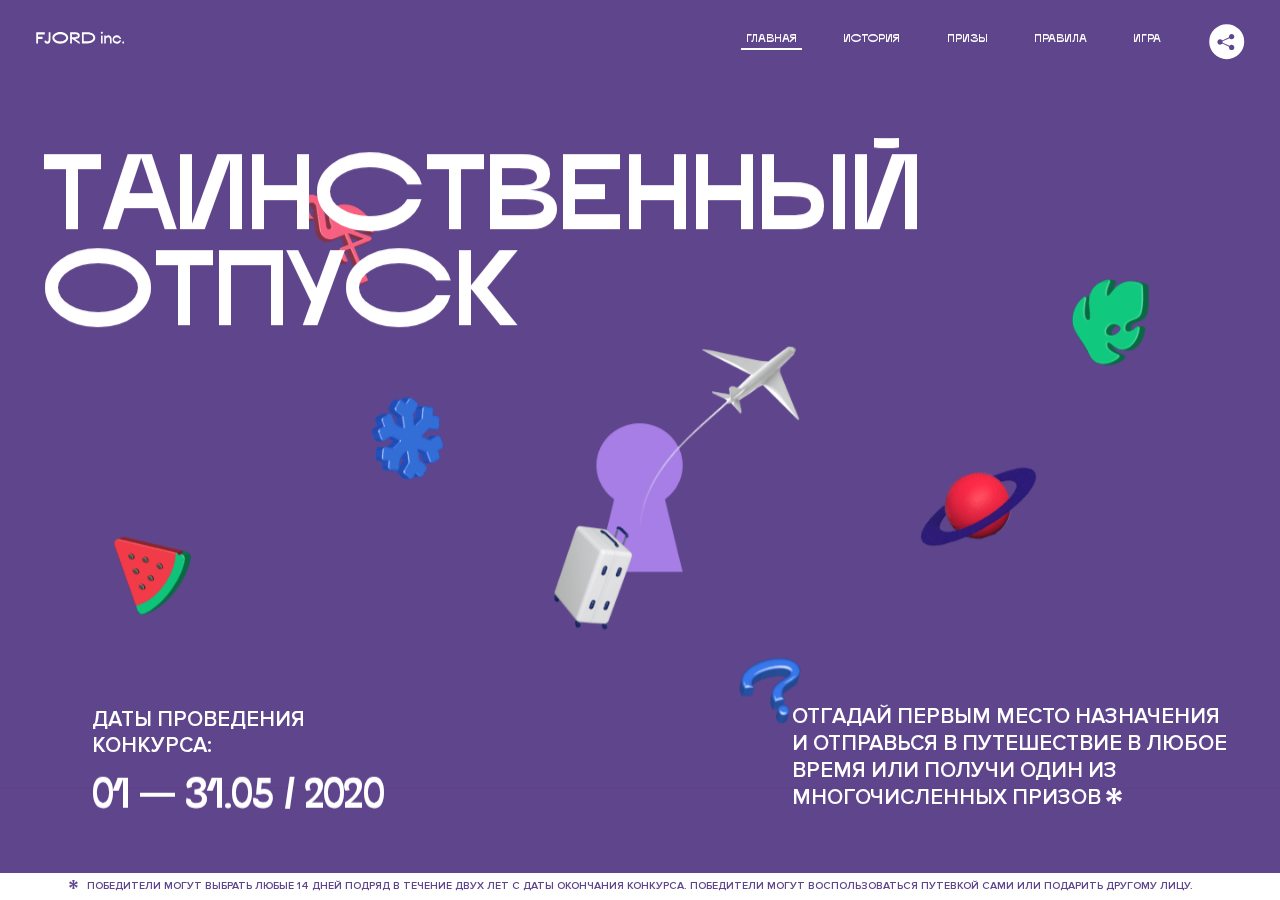
<file: 8/index.html>
<!DOCTYPE html>
<html lang="ru">
<head>
  <meta charset="UTF-8">
  <meta name="description" content="">
  <meta name="viewport" content="width=device-width, initial-scale=1.0">
  <meta http-equiv="X-UA-Compatible" content="ie=edge">
  <title>Mysterious Vacation</title>
<link href="css/style.min.css" rel="stylesheet">  <base href="https://htmlacademy-animation.github.io/1092463-magic-vacation-1/8/">
</head>
<body>

  <header class="page-header js-header">
    <div class="page-header__wrapper">
      <a href="#" class="page-header__logo" aria-label="Перейти на страницу FJORD.Inc">
        <svg width="100" height="15" viewBox="0 0 100 15" fill="none" xmlns="http://www.w3.org/2000/svg">
          <path d="M0.26 1.4V14H2.276V8.906H7.334V6.44H2.276V3.848H9.872V1.4H0.26ZM12.733 14.36C15.127 14.36 16.243 12.65 16.243 9.5V1.4H14.263V8.96C14.263 11.21 13.723 11.876 12.733 11.876C11.833 11.876 11.473 11.3 11.347 10.58L9.36702 10.94C9.63702 13.046 10.663 14.36 12.733 14.36ZM18.3918 7.7C18.3918 11.372 22.3878 14.36 27.3198 14.36C32.2518 14.36 36.2478 11.372 36.2478 7.7C36.2478 4.028 32.2518 1.04 27.3198 1.04C22.3878 1.04 18.3918 4.028 18.3918 7.7ZM20.6058 7.7C20.6058 5.378 23.6118 3.524 27.3198 3.524C30.9918 3.524 33.9798 5.378 33.9798 7.7C33.9798 10.004 30.9918 11.858 27.3198 11.858C23.6118 11.858 20.6058 10.004 20.6058 7.7ZM40.403 14V8.906H40.799L49.079 14.702V12.38L44.039 8.906H44.201C47.999 8.906 49.277 7.304 49.277 5.162C49.277 3.092 47.999 1.4 44.201 1.4H38.387V14H40.403ZM43.535 3.722C45.785 3.722 47.045 4.136 47.045 5.432C47.045 6.764 45.785 7.034 43.535 7.034H40.403V3.722H43.535ZM51.6936 1.382V14H57.8676C62.7456 14 66.7236 11.534 66.7236 7.7C66.7236 3.848 62.7456 1.382 57.8676 1.382H51.6936ZM53.7096 11.624V3.722H57.5436C61.5396 3.722 64.4916 5.018 64.4916 7.7C64.4916 10.238 61.5396 11.624 57.5436 11.624H53.7096ZM73.1832 14.018H74.9832V5H73.1832V14.018ZM72.9132 1.976C72.9132 2.57 73.3992 3.092 74.0832 3.092C74.7492 3.092 75.2352 2.57 75.2352 1.976C75.2352 1.382 74.7672 0.805999 74.0832 0.805999C73.3812 0.805999 72.9132 1.382 72.9132 1.976ZM76.7867 14H78.5687V9.104C78.7487 8.006 79.5947 6.962 81.0887 6.962C82.1147 6.962 83.2667 7.448 83.2667 9.554V14H85.0487V9.014C85.0487 6.152 83.2307 4.73 81.3587 4.73C79.9187 4.73 79.0727 5.558 78.5687 6.854V5H76.7867V14ZM90.9898 14.27C93.5098 14.27 95.3818 12.506 95.7238 10.328H94.0498C93.7258 11.3 92.6998 12.02 90.9898 12.02C88.8478 12.02 87.7678 10.922 87.7678 9.59C87.7678 8.24 88.8478 6.962 90.9898 6.962C92.7538 6.962 93.7978 7.844 94.0858 8.924H95.7418C95.4358 6.71 93.6178 4.73 90.9898 4.73C88.0918 4.73 86.1298 7.124 86.1298 9.59C86.1298 12.074 88.1278 14.27 90.9898 14.27ZM97.0693 12.938C97.0693 13.658 97.5553 14.144 98.2753 14.144C98.9953 14.144 99.4813 13.658 99.4813 12.938C99.4813 12.2 98.9953 11.714 98.2753 11.714C97.5553 11.714 97.0693 12.2 97.0693 12.938Z" fill="currentColor"></path>
        </svg>
      </a>
      <button class="page-header__toggler js-menu-toggler" type="button" aria-label="Управление мобильным меню"><span>Меню</span></button>
      <nav class="page-header__nav">
        <div class="page-header__menu js-menu" id="menu">
          <ul>
            <li>
              <a class="js-menu-link active" href="#top" data-href="top">главная</a>
            </li>
            <li>
              <a class="js-menu-link" href="#story" data-href="story">история</a>
            </li>
            <li>
              <a class="js-menu-link with-animation-before" href="#prizes" data-href="prizes">призы</a>
            </li>
            <li>
              <a class="js-menu-link" href="#rules" data-href="rules">правила</a>
            </li>
            <li>
              <a class="js-menu-link" href="#game" data-href="game">игра</a>
            </li>
          </ul>
        </div>
        <div class="page-header__social">
          <div class="social-block js-social-block">
            <button class="social-block__toggler" aria-label="Управлять блоком с социальными кнопками">
              <svg width="26" height="22" viewBox="0 0 27 22" fill="none" xmlns="http://www.w3.org/2000/svg">
                <path d="M19.6721 7.43664C21.6273 7.43664 23.213 5.85095 23.213 3.89566C23.213 1.94037 21.6273 0.354675 19.6721 0.354675C17.7168 0.354675 16.1311 1.94037 16.1311 3.89566C16.1311 4.19968 16.1728 4.49178 16.2458 4.77345L7.21751 8.95527C6.57519 8.05214 5.52303 7.46049 4.33078 7.46049C2.37549 7.46049 0.789795 9.04618 0.789795 11.0015C0.789795 12.9568 2.37549 14.5425 4.33078 14.5425C5.52303 14.5425 6.57668 13.9508 7.21751 13.0477L16.2458 17.2295C16.1743 17.5112 16.1311 17.8033 16.1311 18.1073C16.1311 20.0626 17.7168 21.6483 19.6721 21.6483C21.6273 21.6483 23.213 20.0626 23.213 18.1073C23.213 16.152 21.6273 14.5663 19.6721 14.5663C18.4798 14.5663 17.4262 15.158 16.7853 16.0611L7.75701 11.8793C7.82854 11.5976 7.87176 11.3055 7.87176 11.0015C7.87176 10.6974 7.83003 10.4053 7.75701 10.1237L16.7853 5.94186C17.4262 6.84499 18.4783 7.43664 19.6721 7.43664Z" fill="currentColor"></path>
              </svg>
            </button>
            <ul class="social-block__list">
              <li>
                <a class="social-block__link social-block__link--fb" href="#" aria-label="Мы на Facebook">
                  <svg width="8" height="17" viewBox="0 0 8 17" fill="none" xmlns="http://www.w3.org/2000/svg">
                    <path d="M4.24646 16.9899H1.09275L1.05793 8.49828H0V5.30707H1.05793V3.81124C1.05793 1.42084 2.57654 0 5.21735 0H7.41758V3.18585H5.30841C4.28262 3.18585 4.2478 3.48582 4.2478 4.24914V5.30707H7.42964L7.16716 8.49828H4.2478V16.9899H4.24646Z" fill="currentColor"></path>
                  </svg>
                </a>
              </li>
              <li>
                <a class="social-block__link social-block__link--insta" href="#" aria-label="Мы в Instagram">
                  <svg width="15" height="15" viewBox="0 0 15 15" fill="none" xmlns="http://www.w3.org/2000/svg">
                    <path d="M11.0197 0H4.19806C2.14246 0 0.471191 1.66993 0.471191 3.72285V10.5499C0.471191 12.6082 2.14112 14.2727 4.19806 14.2727H11.0197C13.0753 14.2727 14.7466 12.6082 14.7466 10.5499V3.72285C14.7466 1.67127 13.0753 0 11.0197 0ZM11.0197 12.4849H4.19806C3.13076 12.4849 2.26432 11.6158 2.26432 10.5512V3.72419C2.26432 2.65956 3.13076 1.79715 4.19806 1.79715H11.0197C12.087 1.79715 12.9535 2.6609 12.9535 3.72419V10.5512C12.9535 11.6145 12.087 12.4849 11.0197 12.4849Z" fill="currentColor"></path>
                    <path d="M7.60887 3.11084C5.38989 3.11084 3.58203 4.9187 3.58203 7.14036C3.58203 9.35532 5.38989 11.1645 7.60887 11.1645C9.83053 11.1645 11.6357 9.35666 11.6357 7.14036C11.6357 4.9187 9.83053 3.11084 7.60887 3.11084ZM7.60887 9.36871C6.37551 9.36871 5.37784 8.37372 5.37784 7.14036C5.37784 5.90699 6.37551 4.90665 7.60887 4.90665C8.83822 4.90665 9.84259 5.90833 9.84259 7.14036C9.84392 8.37238 8.83822 9.36871 7.60887 9.36871Z" fill="currentColor"></path>
                    <path d="M11.3573 2.35962C10.8256 2.35962 10.3931 2.79752 10.3931 3.32381C10.3931 3.85546 10.8256 4.29336 11.3573 4.29336C11.8862 4.29336 12.3215 3.85546 12.3215 3.32381C12.3215 2.79752 11.8862 2.35962 11.3573 2.35962Z" fill="currentColor"></path>
                  </svg>
                </a>
              </li>
              <li>
                <a class="social-block__link social-block__link--vk" href="#" aria-label="Мы ВКонтакте">
                  <svg width="17" height="10" viewBox="0 0 17 10" fill="none" xmlns="http://www.w3.org/2000/svg">
                    <path d="M14.1234 4.9002C14.1234 4.9002 16.3623 1.72708 16.5866 0.680242C16.6595 0.312285 16.4947 0.103188 16.1069 0.103188C16.1069 0.103188 14.8193 0.103188 14.168 0.103188C13.7235 0.103188 13.5587 0.293278 13.4235 0.579768C13.4235 0.579768 12.3724 2.82553 11.0969 4.24712C10.6861 4.70333 10.4781 4.84318 10.2511 4.84318C10.0646 4.84318 9.98625 4.6911 9.98625 4.27834V0.649016C9.98625 0.147997 9.92545 0.00135496 9.5066 0.00135496H6.39628C6.15578 0.00135496 6.0085 0.134417 6.0085 0.324506C6.0085 0.801084 6.73406 0.908351 6.73406 2.20231V4.87305C6.73406 5.40529 6.70569 5.61575 6.45303 5.61575C5.78016 5.61575 4.19528 3.30618 3.30623 0.678887C3.12923 0.145282 2.93737 0 2.43475 0H0.486409C0.205373 0 0 0.190085 0 0.476576C0 0.991172 0.60666 3.40801 2.99277 6.64358C4.59927 8.8201 6.70569 10 8.60269 10C9.76196 10 10.0416 9.80312 10.0416 9.31432V7.63883C10.0416 7.22607 10.2065 7.04956 10.4429 7.04956C10.7078 7.04956 11.1847 7.13238 12.2805 8.22268C13.5843 9.47862 13.6762 10 14.3896 10H16.5676C16.7919 10 17 9.89273 17 9.52342C17 9.02919 16.3623 8.15343 15.384 7.10659C14.9801 6.56755 14.3302 5.98914 14.1248 5.72301C13.8275 5.40801 13.9154 5.23014 14.1234 4.9002Z" fill="currentColor"></path>
                  </svg>
                </a>
              </li>
            </ul>
          </div>
        </div>
      </nav>
    </div>
  </header>

  <main class="page-content">

    <section class="animation-screen"></section>

    <section class="screen screen--hidden screen--intro js-scrollspy" id="top">
      <div class="screen__wrapper">
        <div class="intro">
          <h1 class="intro__title">Таинственный отпуск</h1>
          <div class="intro__content">
            <div class="intro__info">
              <p class="intro__label">Даты проведения конкурса:</p>
              <p class="intro__date">01 — 31.05 / 2020</p>
            </div>
            <div class="intro__message">
              <p>
                Отгадай первым место назначения и&nbsp;отправься в&nbsp;путешествие в&nbsp;любое время или получи один из многочисленных призов
                <svg width="16" height="16" viewBox="0 0 10 10" fill="none" xmlns="http://www.w3.org/2000/svg">
                  <path d="M0 6.35337L3.90271 4.99012L0 3.64663L1.34615 1.32374L4.44287 4.01073L3.67364 0H6.34615L5.57692 4.01073L8.65385 1.32374L10 3.64663L6.13405 4.99012L10 6.35337L8.65385 8.65651L5.57692 5.98927L6.34615 10H3.67364L4.44287 5.96952L1.34615 8.65651L0 6.35337Z" fill="currentColor"></path>
                </svg>
              </p>
            </div>
          </div>
        </div>
      </div>
      <div class="screen__footer js-footer">
        <button class="screen__footer-enlarge js-footer-toggler" type="button" aria-label="Показать сообщение">
          <svg width="10" height="10" viewBox="0 0 10 10" fill="none" xmlns="http://www.w3.org/2000/svg">
            <path d="M0 6.35337L3.90271 4.99012L0 3.64663L1.34615 1.32374L4.44287 4.01073L3.67364 0H6.34615L5.57692 4.01073L8.65385 1.32374L10 3.64663L6.13405 4.99012L10 6.35337L8.65385 8.65651L5.57692 5.98927L6.34615 10H3.67364L4.44287 5.96952L1.34615 8.65651L0 6.35337Z" fill="currentColor"></path>
          </svg>
        </button>
        <button class="screen__footer-collapse js-footer-toggler" type="button" aria-label="Скрыть сообщение">
          <svg width="13" height="13" viewBox="0 0 13 13" fill="none" xmlns="http://www.w3.org/2000/svg">
            <line x1="12.3536" y1="0.353553" x2="0.738349" y2="11.9688" stroke="currentColor"></line>
            <line x1="0.738319" y1="0.539925" x2="12.3535" y2="12.1551" stroke="currentColor"></line>
          </svg>
        </button>
        <div class="screen__footer-wrapper">
          <div class="screen__footer-announce">
            <p class="screen__footer-label">Даты проведения конкурса:</p>
            <p class="screen__footer-date">01 — 31.05 / 2020</p>
          </div>
          <div class="screen__footer-note">
            <p>
              <svg width="10" height="10" viewBox="0 0 10 10" fill="none" xmlns="http://www.w3.org/2000/svg">
                <path d="M0 6.35337L3.90271 4.99012L0 3.64663L1.34615 1.32374L4.44287 4.01073L3.67364 0H6.34615L5.57692 4.01073L8.65385 1.32374L10 3.64663L6.13405 4.99012L10 6.35337L8.65385 8.65651L5.57692 5.98927L6.34615 10H3.67364L4.44287 5.96952L1.34615 8.65651L0 6.35337Z" fill="currentColor"></path>
              </svg>
              <span>Победители могут выбрать любые 14 дней подряд в&nbsp;течение двух лет с&nbsp;даты окончания конкурса. Победители могут воспользоваться путевкой сами или подарить другому лицу.</span>
            </p>
          </div>
        </div>
      </div>
    </section>

    <section class="screen screen--hidden screen--story screen--with-leave-animation js-scrollspy" id="story">

      <div class="slider swiper-container js-slider">

        <div class="swiper-wrapper">

          <div class="slider__item swiper-slide">
            <h2 class="slider__item-title">История</h2>
            <p class="slider__item-text">Джеймс Таргет был основателем компании &laquo;Fjord Inc.&raquo;. С&nbsp;1965 года &laquo;Fjord Inc.&raquo; прославилась надёжными и&nbsp;удобными чемоданами и&nbsp;аксессуарами для туристов.</p>
          </div>

          <div class="slider__item swiper-slide">
            <p class="slider__item-text">Когда Джеймсу было 7&nbsp;лет, в&nbsp;их&nbsp;доме гостил дядюшка и&nbsp;развлекал детей рассказами о&nbsp;своей поездке в&nbsp;место, показавшееся малышу Таргету невероятным. Тогда Джеймс решил, что однажды посетит его, но&nbsp;не&nbsp;будет рассказывать о&nbsp;мечте, пока не&nbsp;осуществит.</p>
          </div>

          <div class="slider__item swiper-slide">
            <p class="slider__item-text">Джеймс Таргет стал увлеченным путешественником. Он&nbsp;посетил 5&nbsp;континентов, 126&nbsp;стран.</p>
          </div>

          <div class="slider__item swiper-slide">
            <p class="slider__item-text">Он&nbsp;сплавлялся по&nbsp;Амазонке и&nbsp;погружался в&nbsp;пещеры Франции, медитировал в&nbsp;горах Тибета и&nbsp;пожимал руку вождя племени Акугауа.</p>
          </div>

          <div class="slider__item swiper-slide">
            <p class="slider__item-text">Из&nbsp;своих поездок Джеймс Таргет привозил идеи, как сделать свои чемоданы &laquo;Fjord Inc.&raquo; удобными и&nbsp;приспособленными к&nbsp;разным дорожным условиям.</p>
          </div>

          <div class="slider__item swiper-slide">
            <p class="slider__item-text">Всё это время Джеймс не&nbsp;оставлял идею поездки своей мечты. Однако, как только он&nbsp;брался за&nbsp;планирование, возникали препятствия, не&nbsp;позволяющие отправиться туда.</p>
          </div>

          <div class="slider__item swiper-slide">
            <p class="slider__item-text">В&nbsp;возрасте 67&nbsp;лет Джеймс Таргет попал под лавину и&nbsp;погиб. В&nbsp;своём завещании он&nbsp;поручил отправить в&nbsp;заветное путешествие трёх смельчаков, единых с&nbsp;ним духом.</p>
          </div>

          <div class="slider__item swiper-slide">
            <p class="slider__item-text">Тех, кто сможет узнать таинственное место, задавая вопросы специально обученному ИИ&nbsp;&laquo;Соне&raquo;, ждет фантастическое путешествие.</p>
          </div>
        </div>
        <div class="slider__controls">
          <button class="slider__control slider__control--prev js-control-prev" type="button" aria-label="Показать предыдущую историю">
            <svg width="12" height="22" viewBox="0 0 12 22" fill="none" xmlns="http://www.w3.org/2000/svg">
              <path d="M11 1L1 11L11 21" stroke="currentColor" stroke-width="2" stroke-linejoin="round"></path>
            </svg>
          </button>
          <button class="slider__control slider__control--next js-control-next" type="button" aria-label="Показать следующую историю">
            <svg width="12" height="22" viewBox="0 0 12 22" fill="none" xmlns="http://www.w3.org/2000/svg">
              <path d="M1 1L11 11L1 21" stroke="currentColor" stroke-width="2" stroke-linejoin="round"></path>
            </svg>
          </button>
        </div>
        <div class="slider__pagination swiper-pagination"></div>
      </div>
    </section>

    <section class="screen screen--hidden screen--prizes js-scrollspy" id="prizes">
      <div class="screen__wrapper">
        <div class="prizes">
          <h2 class="prizes__title">ПРизы</h2>
          <div class="prizes__lead">
            <p>Найди ответ и&nbsp;получи один из&nbsp;призов:</p>
          </div>
          <ul class="prizes__list">
            <li class="prizes__item prizes__item--journeys">
              <div class="prizes__icon">
                <picture>
                  <source srcset="img/prize1-mob.svg" media="(orientation: portrait)">
                  <img src="img/primary-award.svg" alt="">
                </picture>
              </div>
              <p class="prizes__desc">
                <b>3</b>
                <span>загадочных путешествия</span>
              </p>
            </li>
            <li class="prizes__item prizes__item--cases">
              <div class="prizes__icon">
                <picture>
                  <source srcset="img/prize2-mob.svg" media="(orientation: portrait)">
                  <img src="img/secondary-award.svg" alt="">
                </picture>
              </div>
              <p class="prizes__desc">
                <b>7</b>
                <span>надежных чемоданов</span>
              </p>
            </li>
            <li class="prizes__item prizes__item--codes">
              <div class="prizes__icon">
                <picture>
                  <source srcset="img/prize3-mob.svg" media="(orientation: portrait)">
                  <img src="img/prize3.svg" alt="">
                </picture>
              </div>
              <p class="prizes__desc">
                <b>900</b>
                <span>
                  промокодов на&nbsp;скидку 15%
                  <svg width="10" height="10" viewBox="0 0 10 10" fill="none" xmlns="http://www.w3.org/2000/svg">
                    <path d="M0 6.35337L3.90271 4.99012L0 3.64663L1.34615 1.32374L4.44287 4.01073L3.67364 0H6.34615L5.57692 4.01073L8.65385 1.32374L10 3.64663L6.13405 4.99012L10 6.35337L8.65385 8.65651L5.57692 5.98927L6.34615 10H3.67364L4.44287 5.96952L1.34615 8.65651L0 6.35337Z" fill="currentColor"></path>
                  </svg>
                </span>
              </p>
            </li>
          </ul>
        </div>
      </div>
      <div class="screen__footer js-footer">
        <button class="screen__footer-enlarge js-footer-toggler" type="button" aria-label="Показать сообщение">
          <svg width="10" height="10" viewBox="0 0 10 10" fill="none" xmlns="http://www.w3.org/2000/svg">
            <path d="M0 6.35337L3.90271 4.99012L0 3.64663L1.34615 1.32374L4.44287 4.01073L3.67364 0H6.34615L5.57692 4.01073L8.65385 1.32374L10 3.64663L6.13405 4.99012L10 6.35337L8.65385 8.65651L5.57692 5.98927L6.34615 10H3.67364L4.44287 5.96952L1.34615 8.65651L0 6.35337Z" fill="currentColor"></path>
          </svg>
        </button>
        <button class="screen__footer-collapse js-footer-toggler" type="button" aria-label="Скрыть сообщение">
          <svg width="13" height="13" viewBox="0 0 13 13" fill="none" xmlns="http://www.w3.org/2000/svg">
            <line x1="12.3536" y1="0.353553" x2="0.738349" y2="11.9688" stroke="currentColor"></line>
            <line x1="0.738319" y1="0.539925" x2="12.3535" y2="12.1551" stroke="currentColor"></line>
          </svg>
        </button>
        <div class="screen__footer-wrapper">
          <div class="screen__footer-announce">
            <p class="screen__footer-label">Даты проведения конкурса:</p>
            <p class="screen__footer-date">01 — 31.05 / 2020</p>
          </div>
          <div class="screen__footer-note">
            <p>
              <svg width="10" height="10" viewBox="0 0 10 10" fill="none" xmlns="http://www.w3.org/2000/svg">
                <path d="M0 6.35337L3.90271 4.99012L0 3.64663L1.34615 1.32374L4.44287 4.01073L3.67364 0H6.34615L5.57692 4.01073L8.65385 1.32374L10 3.64663L6.13405 4.99012L10 6.35337L8.65385 8.65651L5.57692 5.98927L6.34615 10H3.67364L4.44287 5.96952L1.34615 8.65651L0 6.35337Z" fill="currentColor"></path>
              </svg>
              <span>Скидка&nbsp;15% на&nbsp;единоразовое приобретение путёвки с&nbsp;1&nbsp;июня 2020 по&nbsp;31&nbsp;мая 2022&nbsp;года. Суммируется с&nbsp;другими акциями</span>
            </p>
          </div>
        </div>
      </div>
    </section>

    <section class="screen screen--hidden screen--rules js-scrollspy" id="rules">
      <div class="screen__wrapper">
        <div class="rules">
          <h2 class="rules__title">Правила</h2>
          <div class="rules__lead">
            <p>Для того чтобы получить наследство Джеймса Таргета, тебе нужно выведать у&nbsp;&laquo;Сони&raquo;, куда предстоит отправиться тебе в&nbsp;случае победы</p>
          </div>
          <ol class="rules__list">
            <li class="rules__item">
              <p>Тебе отводится <br>5&nbsp;минут</p>
            </li>
            <li class="rules__item">
              <p>Задавай любые вопросы в&nbsp;текстовом поле</p>
            </li>
            <li class="rules__item">
              <p>Нажимай кнопку &laquo;Узнать&raquo;, чтобы получить ответ</p>
            </li>
            <li class="rules__item">
              <p>&laquo;Соня&raquo; может отвечать только&nbsp;Да или Нет</p>
            </li>
          </ol>
          <a href="#game" class="rules__link btn">Погнали!</a>
        </div>
      </div>
      <div class="screen__disclaimer">
        <div class="disclaimer">
          <ul>
            <li>
              <a href="#">Правовая информация</a>
            </li>
            <li>
              <a href="#">Подробные правила</a>
            </li>
          </ul>
        </div>
      </div>
    </section>

    <section class="screen screen--hidden screen--game js-scrollspy" id="game">
      <div class="screen__wrapper">
        <div class="game">
          <div class="game__header">
            <h2 class="game__title">Игра</h2>
            <div class="game__counter">
              <span>05</span>:<span>00</span>
            </div>
          </div>
          <div class="game__body">
            <div class="chat">
              <div class="chat__body js-chat">
                <ul class="chat__list" id="messages"></ul>
              </div>
              <div class="chat__footer">
                <form action="#" method="post" class="form" id="message-form">
                  <label for="message-field" class="visually-hidden">Поле для ввода вопроса</label>
                  <input type="text" class="form__field" id="message-field">
                  <button class="form__button btn">
                    Узнать
                    <svg width="18" height="19" viewBox="0 0 18 19" fill="none" xmlns="http://www.w3.org/2000/svg">
                      <path stroke="currentColor" stroke-width="2" d="M9 19V1"></path>
                      <path d="M1 9l8-8 8 8" stroke="currentColor" stroke-width="2" stroke-linejoin="round"></path>
                    </svg>
                  </button>
                </form>
              </div>
            </div>
          </div>
          <!-- временные кнопки для показа результата -->
          <div class="game__buttons">
            <button class="game__button btn js-show-result" type="button" data-target="result">Положительный результат</button>
            <button class="game__button btn js-show-result" type="button" data-target="result2">Положительный результат - 2</button>
            <button class="game__button btn js-show-result" type="button" data-target="result3">Отрицательный результат</button>
          </div>
        </div>
      </div>
    </section>

    <section class="screen screen--hidden screen--result" id="result">
      <div class="screen__wrapper">
        <div class="result result--trip">
          <div class="result__image">
            <picture>
              <source srcset="img/result1-mob.png 1x, img/result1-mob@2x.png 2x" media="(max-width: 768px) and (orientation: portrait)">
              <img src="img/result1.png" srcset="img/result1@2x.png 2x" alt="">
            </picture>
          </div>
          <h2 class="result__title">
            <span class="visually-hidden">ПОбеда!</span>
            <svg xmlns="http://www.w3.org/2000/svg" viewBox="0 0 568.85 109.24">
              <path d="M16,24.44V92H2.6V8H75V92H61.52V24.44H16Z" transform="translate(-2.1 -1.5)" fill="none" stroke="currentColor"></path>
              <path d="M148.76,5.6c32.88,0,59.52,19.92,59.52,44.4s-26.64,44.4-59.52,44.4S89.24,74.48,89.24,50,115.88,5.6,148.76,5.6Zm0,72.12c24.48,0,44.4-12.36,44.4-27.72s-19.92-27.84-44.4-27.84C124,22.16,104,34.52,104,50S124,77.72,148.76,77.72Z" transform="translate(-2.1 -1.5)" fill="none" stroke="currentColor"></path>
              <path d="M287.36,8V24.44H236v14.4h25.32c25.44,0,34,11.16,34,26.52,0,15.6-8.52,26.64-34,26.64H222.56V8h64.8ZM256.88,76.52c15.12,0,23.52-2,23.52-11.52S272,54.44,256.88,54.44H236V76.52h20.88Z" transform="translate(-2.1 -1.5)" fill="none" stroke="currentColor"></path>
              <path d="M371.47,8V24.44H320.84V41.6h33.6V58h-33.6V75.56h50.64V92H307.4V8h64.08Z" transform="translate(-2.1 -1.5)" fill="none" stroke="currentColor"></path>
              <path d="M382.39,110.24V75.56h7.44c4.56-4.68,7.8-18.36,8.76-56L399,8h48.6V75.56h10v34.68H442.87V92H397v18.24H382.39Zm51.72-34.68V24.44H411.55v3.12c-0.48,22.44-3.24,37.68-7.2,48h29.76Z" transform="translate(-2.1 -1.5)" fill="none" stroke="currentColor"></path>
              <path d="M463.75,92l28-84h27.12l28.08,84H533.47l-7.8-23.52h-37.8L480.07,92H463.75Zm56.64-40L507,11.84,493.51,52h26.88Z" transform="translate(-2.1 -1.5)" fill="none" stroke="currentColor"></path>
              <path d="M554.12,70.4L555.55,2H569l1.44,68.4H554.12Zm8.28,6.36c4.8,0,8,3.24,8,8.16a8,8,0,1,1-16.08,0C554.35,80,557.59,76.76,562.39,76.76Z" transform="translate(-2.1 -1.5)" fill="none" stroke="currentColor"></path>
            </svg>
          </h2>
          <div class="result__text">
            <p>ты&nbsp;отправляешься в&nbsp;Арктику!</p>
          </div>
          <div class="result__form">
            <form action="#" method="post" class="form form--result">
              <label for="email-field" class="form__label">зарегистрируй результат</label>
              <input type="email" class="form__field" id="email-field" placeholder="e-mail для регистации результата и получения приза" required="">
              <button class="form__button btn">
                отправить
                <svg width="18" height="19" viewBox="0 0 18 19" fill="none" xmlns="http://www.w3.org/2000/svg">
                  <path stroke="currentColor" stroke-width="2" d="M9 19V1"></path>
                  <path d="M1 9l8-8 8 8" stroke="currentColor" stroke-width="2" stroke-linejoin="round"></path>
                </svg>
              </button>
            </form>
          </div>
        </div>
      </div>
    </section>

    <section class="screen screen--hidden screen--result" id="result2">
      <div class="screen__wrapper">
        <div class="result result--prize">
          <div class="result__image">
            <picture>
              <source srcset="img/result2-mob.png 1x, img/result2-mob@2x.png 2x" media="(max-width: 768px) and (orientation: portrait)">
              <img src="img/result2.png" srcset="img/result2@2x.png 2x" alt="">
            </picture>
          </div>
          <h2 class="result__title">
            <span class="visually-hidden">ПОбеда!</span>
            <svg xmlns="http://www.w3.org/2000/svg" viewBox="0 0 568.85 109.24">
              <path d="M16,24.44V92H2.6V8H75V92H61.52V24.44H16Z" transform="translate(-2.1 -1.5)" fill="none" stroke="currentColor"></path>
              <path d="M148.76,5.6c32.88,0,59.52,19.92,59.52,44.4s-26.64,44.4-59.52,44.4S89.24,74.48,89.24,50,115.88,5.6,148.76,5.6Zm0,72.12c24.48,0,44.4-12.36,44.4-27.72s-19.92-27.84-44.4-27.84C124,22.16,104,34.52,104,50S124,77.72,148.76,77.72Z" transform="translate(-2.1 -1.5)" fill="none" stroke="currentColor"></path>
              <path d="M287.36,8V24.44H236v14.4h25.32c25.44,0,34,11.16,34,26.52,0,15.6-8.52,26.64-34,26.64H222.56V8h64.8ZM256.88,76.52c15.12,0,23.52-2,23.52-11.52S272,54.44,256.88,54.44H236V76.52h20.88Z" transform="translate(-2.1 -1.5)" fill="none" stroke="currentColor"></path>
              <path d="M371.47,8V24.44H320.84V41.6h33.6V58h-33.6V75.56h50.64V92H307.4V8h64.08Z" transform="translate(-2.1 -1.5)" fill="none" stroke="currentColor"></path>
              <path d="M382.39,110.24V75.56h7.44c4.56-4.68,7.8-18.36,8.76-56L399,8h48.6V75.56h10v34.68H442.87V92H397v18.24H382.39Zm51.72-34.68V24.44H411.55v3.12c-0.48,22.44-3.24,37.68-7.2,48h29.76Z" transform="translate(-2.1 -1.5)" fill="none" stroke="currentColor"></path>
              <path d="M463.75,92l28-84h27.12l28.08,84H533.47l-7.8-23.52h-37.8L480.07,92H463.75Zm56.64-40L507,11.84,493.51,52h26.88Z" transform="translate(-2.1 -1.5)" fill="none" stroke="currentColor"></path>
              <path d="M554.12,70.4L555.55,2H569l1.44,68.4H554.12Zm8.28,6.36c4.8,0,8,3.24,8,8.16a8,8,0,1,1-16.08,0C554.35,80,557.59,76.76,562.39,76.76Z" transform="translate(-2.1 -1.5)" fill="none" stroke="currentColor"></path>
            </svg>
          </h2>
          <div class="result__text">
            <p>чемодан &laquo;Fjord&nbsp;Inc.&raquo;&nbsp;твой</p>
          </div>
          <div class="result__form">
            <form action="#" method="post" class="form form--result">
              <label for="email-field2" class="form__label">зарегистрируй результат</label>
              <input type="email" class="form__field" id="email-field2" placeholder="e-mail для регистации результата и получения приза" required="">
              <button class="form__button btn">
                отправить
                <svg width="18" height="19" viewBox="0 0 18 19" fill="none" xmlns="http://www.w3.org/2000/svg">
                  <path stroke="currentColor" stroke-width="2" d="M9 19V1"></path>
                  <path d="M1 9l8-8 8 8" stroke="currentColor" stroke-width="2" stroke-linejoin="round"></path>
                </svg>
              </button>
            </form>
          </div>
        </div>
      </div>
    </section>

    <section class="screen screen--hidden screen--result" id="result3">
      <div class="screen__wrapper">
        <div class="result result--negative">
          <div class="result__image">
            <picture>
              <source srcset="img/result3-mob.png 1x, img/result3-mob@2x.png 2x" media="(max-width: 768px) and (orientation: portrait)">
              <img src="img/result3.png" srcset="img/result3@2x.png 2x" alt="">
            </picture>
          </div>
          <h2 class="result__title">
            <span class="visually-hidden">Не угадал!</span>
            <svg xmlns="http://www.w3.org/2000/svg" viewBox="0 0 660.77 109.24">
              <path d="M2.66,92V8H16.1V42.2H53.3V8H66.74V92H53.3V58.64H16.1V92H2.66Z" transform="translate(-2.16 -1.5)" fill="none" stroke="currentColor"></path>
              <path d="M147.62,8V24.44H97V41.6h33.6V58H97V75.56h50.64V92H83.54V8h64.08Z" transform="translate(-2.16 -1.5)" fill="none" stroke="currentColor"></path>
              <path d="M199.22,8l20.52,42.36L235.34,8h16.44l-31,84H204.38l9.48-25.92L185.78,8h13.44Z" transform="translate(-2.16 -1.5)" fill="none" stroke="currentColor"></path>
              <path d="M273.74,24.44V92H260.3V8h50.16V24.44H273.74Z" transform="translate(-2.16 -1.5)" fill="none" stroke="currentColor"></path>
              <path d="M307.1,92l28-84h27.12l28.08,84H376.82L369,68.48h-37.8L323.42,92H307.1Zm56.64-40L350.3,11.84,336.86,52h26.88Z" transform="translate(-2.16 -1.5)" fill="none" stroke="currentColor"></path>
              <path d="M396.38,110.24V75.56h7.44c4.56-4.68,7.8-18.36,8.76-56L412.94,8h48.6V75.56h10v34.68H456.86V92H411v18.24H396.38ZM448.1,75.56V24.44H425.54v3.12c-0.48,22.44-3.24,37.68-7.2,48H448.1Z" transform="translate(-2.16 -1.5)" fill="none" stroke="currentColor"></path>
              <path d="M477.74,92l28-84h27.12L560.9,92H547.46l-7.8-23.52h-37.8L494.06,92H477.74Zm56.64-40-13.44-40.2L507.5,52h26.88Z" transform="translate(-2.16 -1.5)" fill="none" stroke="currentColor"></path>
              <path d="M568.7,76.88a13.77,13.77,0,0,0,5,1c6.6,0,10.44-6.24,12-58.32L586.22,8h46.2V92H619V24.44H598.82l-0.12,3.12C597.14,81,589,94.4,573.74,94.4a28.55,28.55,0,0,1-6.72-.84Z" transform="translate(-2.16 -1.5)" fill="none" stroke="currentColor"></path>
              <path d="M646.1,70.4L647.54,2H661l1.44,68.4H646.1Zm8.28,6.36c4.8,0,8,3.24,8,8.16a8,8,0,0,1-16.08,0C646.34,80,649.58,76.76,654.38,76.76Z" transform="translate(-2.16 -1.5)" fill="none" stroke="currentColor"></path>
            </svg>
          </h2>
          <button class="result__button js-play" type="button">
            не сдавайся!
            <span>
              <svg width="27" height="22" viewBox="0 0 27 22" fill="none" xmlns="http://www.w3.org/2000/svg">
                <path d="M10.6899 1.47998C5.42992 1.47998 1.16992 5.73998 1.16992 11C1.16992 16.26 5.42992 20.52 10.6899 20.52C15.9499 20.52 20.2099 16.26 20.2099 11V7.13998" stroke="currentColor" stroke-width="2" stroke-miterlimit="10"></path>
                <path d="M15.1099 12.5099L20.1499 7.13989L25.3099 12.6299" stroke="currentColor" stroke-width="2" stroke-miterlimit="10" stroke-linejoin="round"></path>
              </svg>
            </span>
          </button>
        </div>
      </div>
    </section>

    <div class="overlay"></div>

  </main>

<script src="js/script.js"></script></body>
</html>
</file>
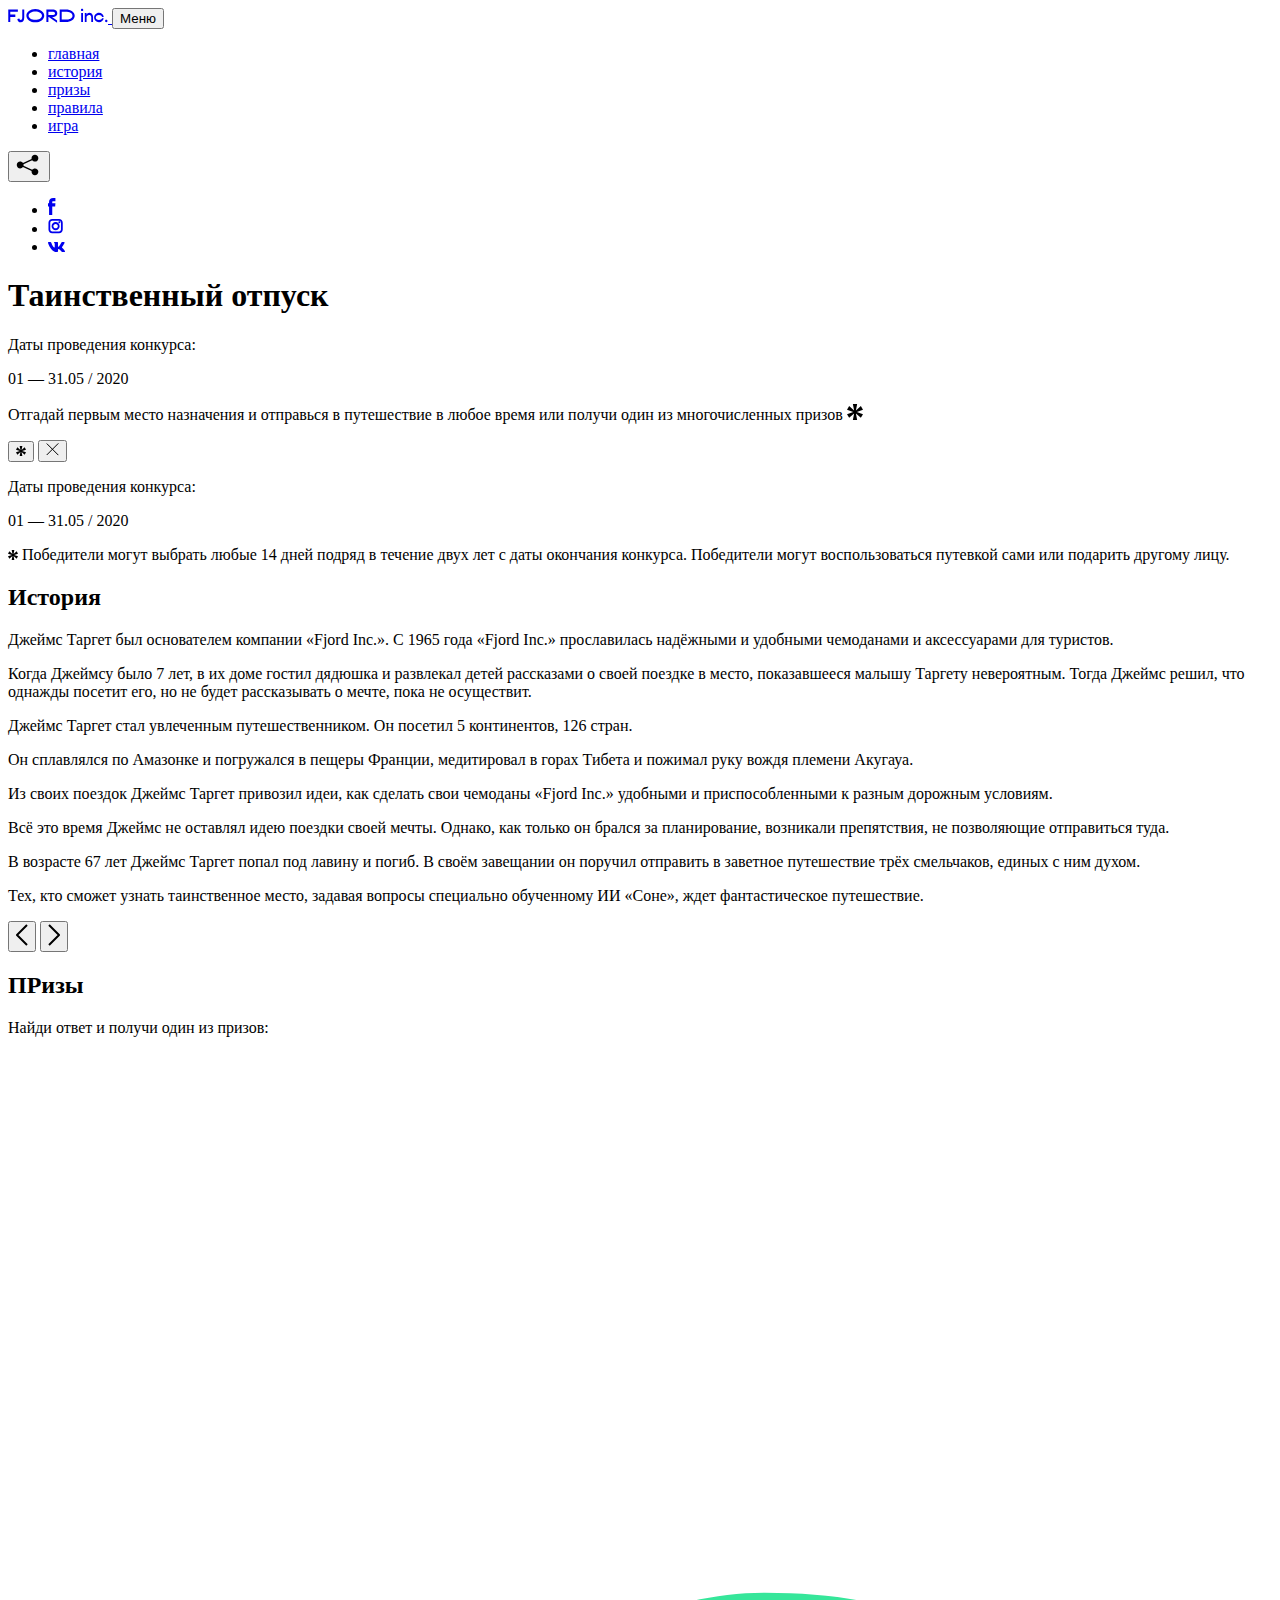
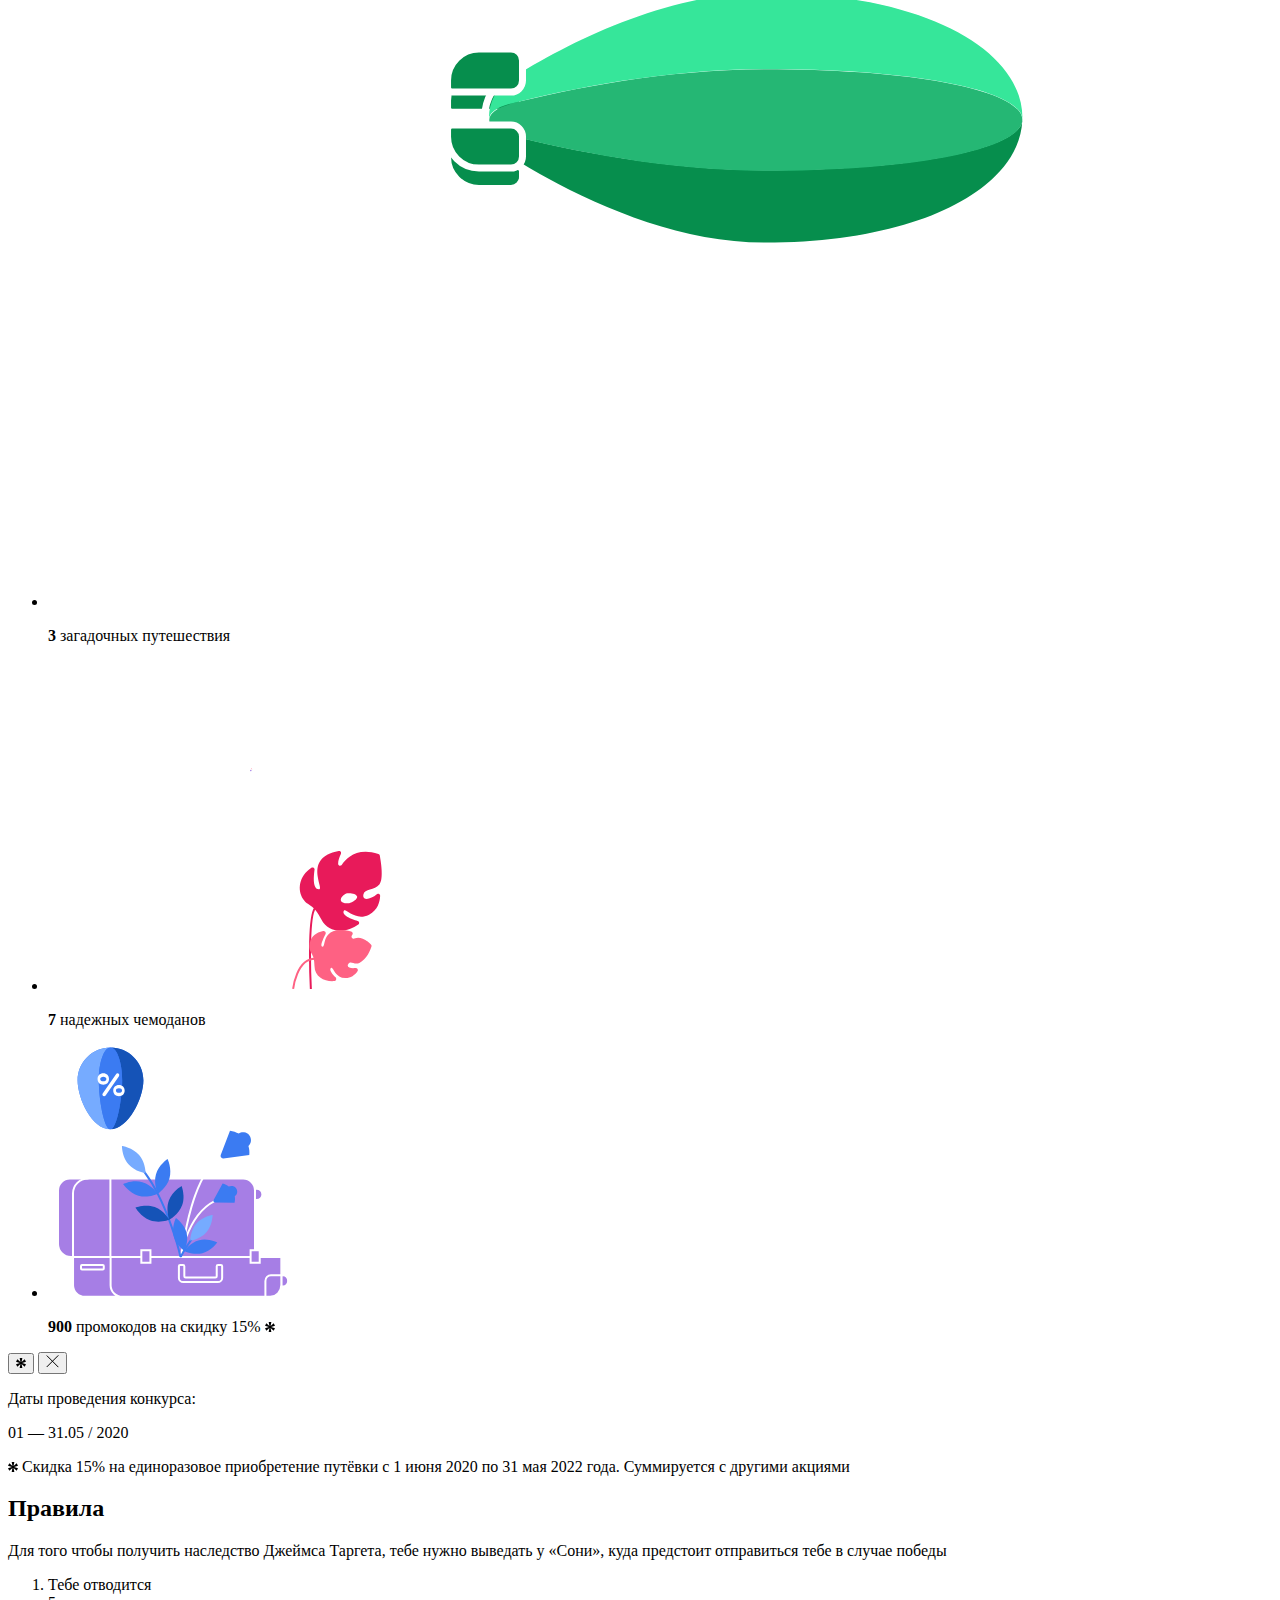
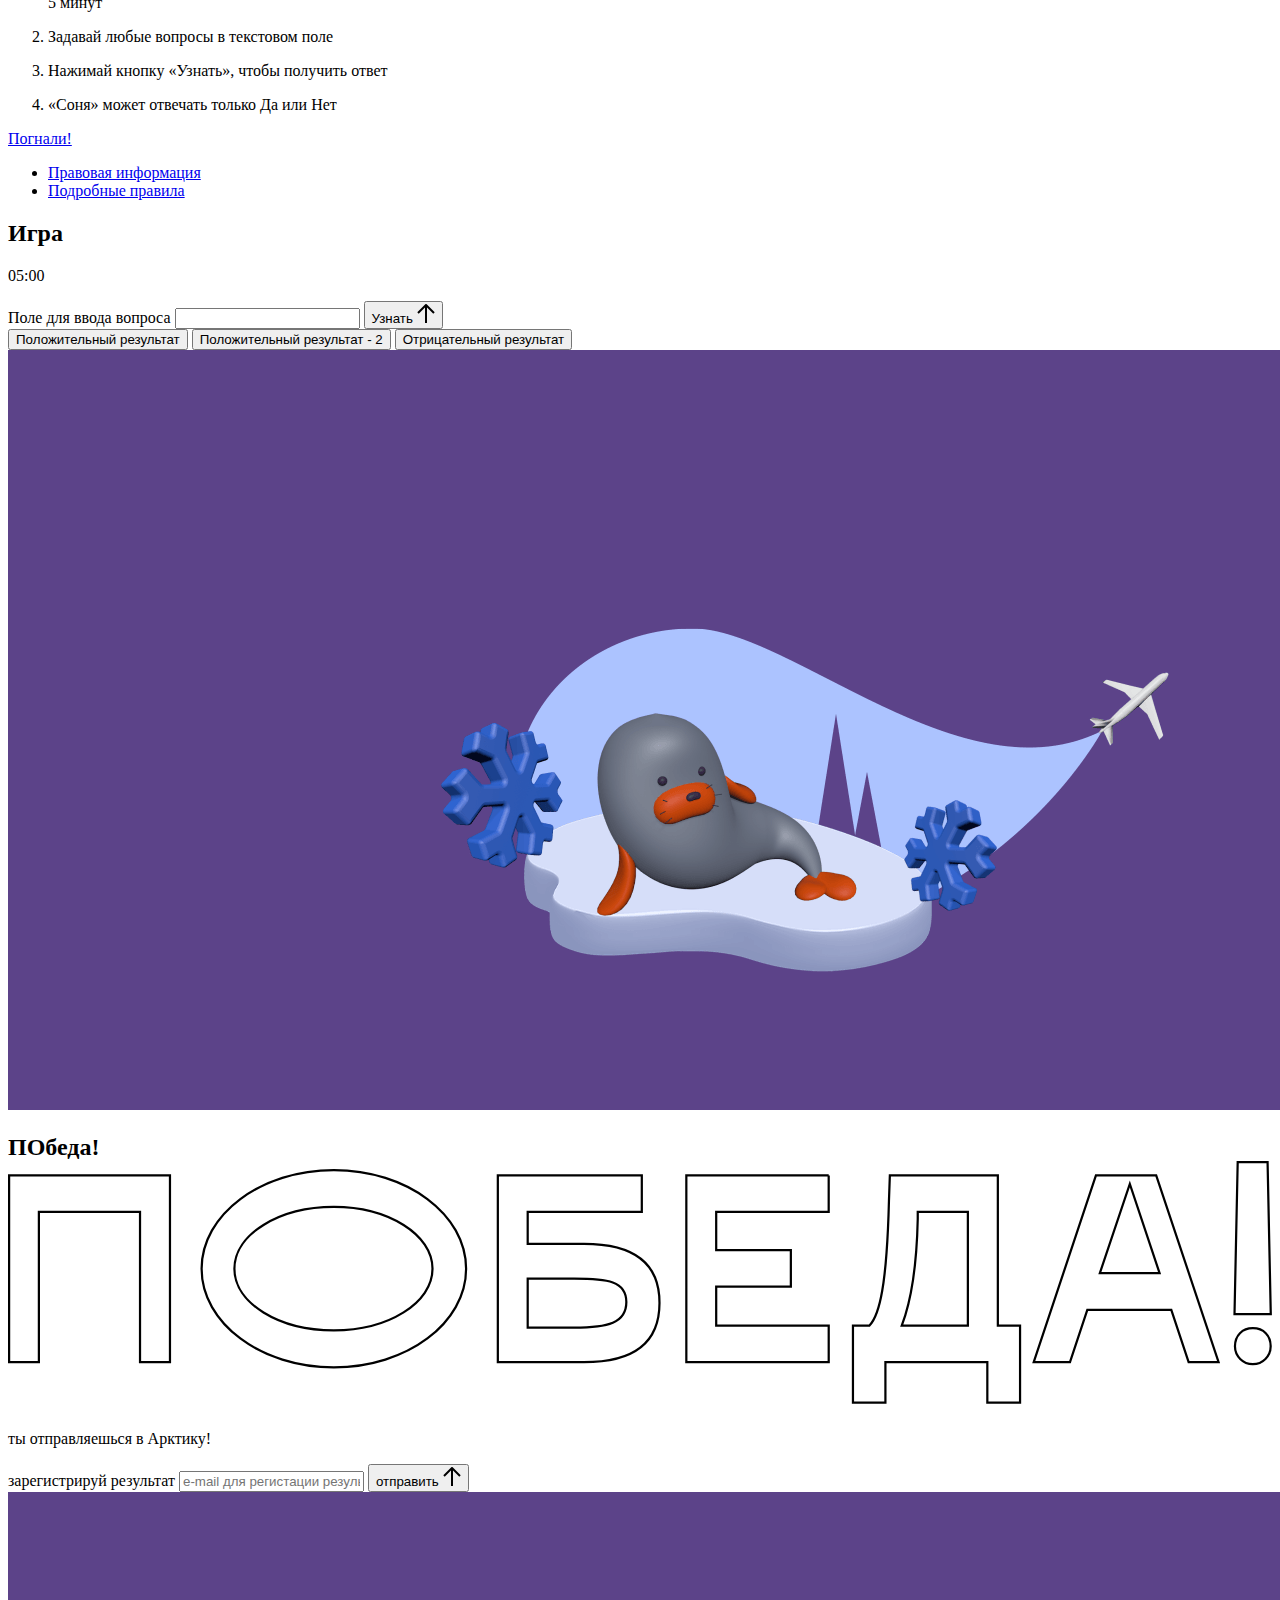
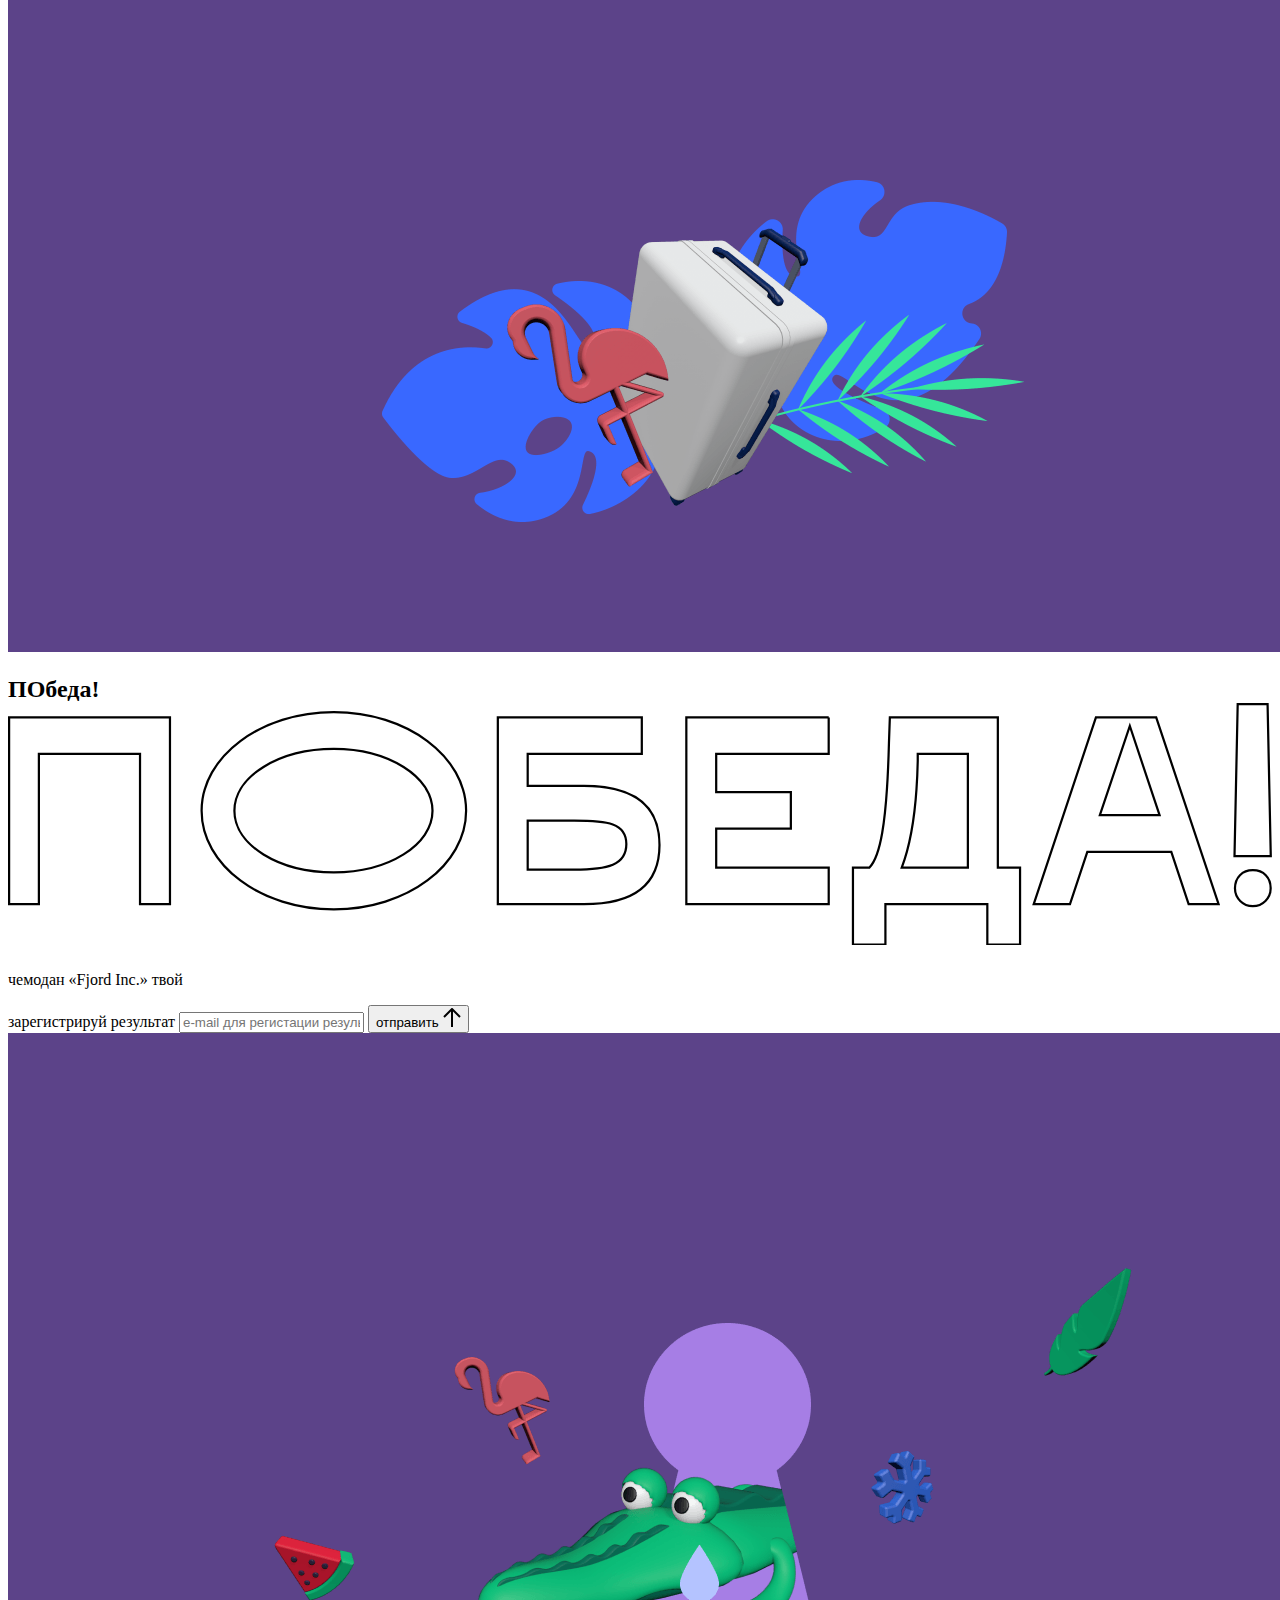
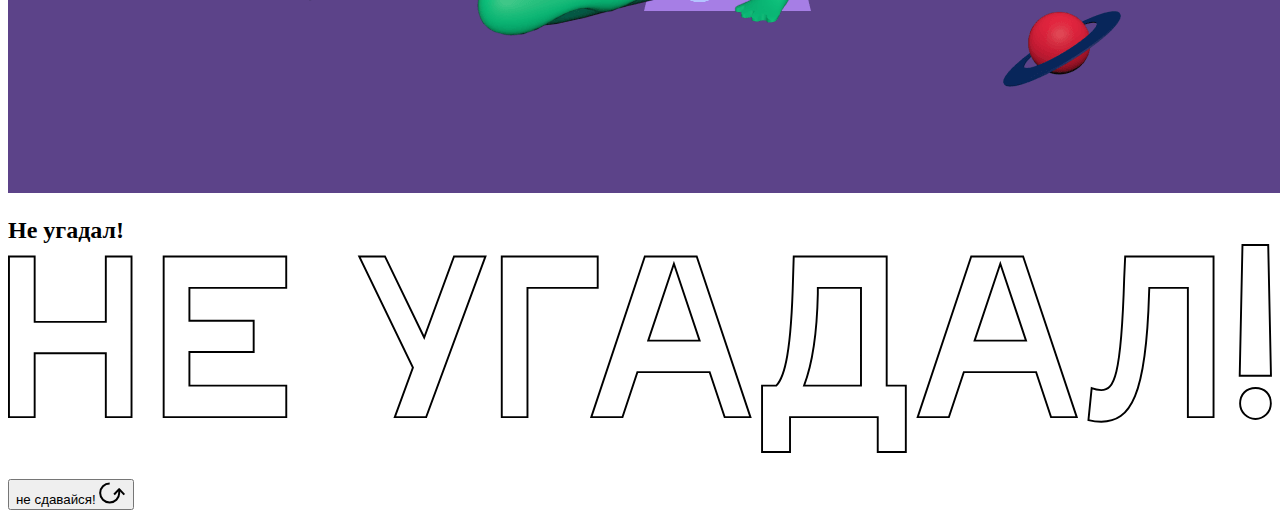
<file: source/index.html>
<!DOCTYPE html>
<html lang="ru">
<head>
  <meta charset="UTF-8">
  <meta name="description" content="">
  <meta name="viewport" content="width=device-width, initial-scale=1.0">
  <meta http-equiv="X-UA-Compatible" content="ie=edge">
  <title>Mysterious Vacation</title>
</head>
<body>

  <header class="page-header js-header">
    <div class="page-header__wrapper">
      <a href="#" class="page-header__logo" aria-label="Перейти на страницу FJORD.Inc">
        <svg width="100" height="15" viewBox="0 0 100 15" fill="none" xmlns="http://www.w3.org/2000/svg">
          <path d="M0.26 1.4V14H2.276V8.906H7.334V6.44H2.276V3.848H9.872V1.4H0.26ZM12.733 14.36C15.127 14.36 16.243 12.65 16.243 9.5V1.4H14.263V8.96C14.263 11.21 13.723 11.876 12.733 11.876C11.833 11.876 11.473 11.3 11.347 10.58L9.36702 10.94C9.63702 13.046 10.663 14.36 12.733 14.36ZM18.3918 7.7C18.3918 11.372 22.3878 14.36 27.3198 14.36C32.2518 14.36 36.2478 11.372 36.2478 7.7C36.2478 4.028 32.2518 1.04 27.3198 1.04C22.3878 1.04 18.3918 4.028 18.3918 7.7ZM20.6058 7.7C20.6058 5.378 23.6118 3.524 27.3198 3.524C30.9918 3.524 33.9798 5.378 33.9798 7.7C33.9798 10.004 30.9918 11.858 27.3198 11.858C23.6118 11.858 20.6058 10.004 20.6058 7.7ZM40.403 14V8.906H40.799L49.079 14.702V12.38L44.039 8.906H44.201C47.999 8.906 49.277 7.304 49.277 5.162C49.277 3.092 47.999 1.4 44.201 1.4H38.387V14H40.403ZM43.535 3.722C45.785 3.722 47.045 4.136 47.045 5.432C47.045 6.764 45.785 7.034 43.535 7.034H40.403V3.722H43.535ZM51.6936 1.382V14H57.8676C62.7456 14 66.7236 11.534 66.7236 7.7C66.7236 3.848 62.7456 1.382 57.8676 1.382H51.6936ZM53.7096 11.624V3.722H57.5436C61.5396 3.722 64.4916 5.018 64.4916 7.7C64.4916 10.238 61.5396 11.624 57.5436 11.624H53.7096ZM73.1832 14.018H74.9832V5H73.1832V14.018ZM72.9132 1.976C72.9132 2.57 73.3992 3.092 74.0832 3.092C74.7492 3.092 75.2352 2.57 75.2352 1.976C75.2352 1.382 74.7672 0.805999 74.0832 0.805999C73.3812 0.805999 72.9132 1.382 72.9132 1.976ZM76.7867 14H78.5687V9.104C78.7487 8.006 79.5947 6.962 81.0887 6.962C82.1147 6.962 83.2667 7.448 83.2667 9.554V14H85.0487V9.014C85.0487 6.152 83.2307 4.73 81.3587 4.73C79.9187 4.73 79.0727 5.558 78.5687 6.854V5H76.7867V14ZM90.9898 14.27C93.5098 14.27 95.3818 12.506 95.7238 10.328H94.0498C93.7258 11.3 92.6998 12.02 90.9898 12.02C88.8478 12.02 87.7678 10.922 87.7678 9.59C87.7678 8.24 88.8478 6.962 90.9898 6.962C92.7538 6.962 93.7978 7.844 94.0858 8.924H95.7418C95.4358 6.71 93.6178 4.73 90.9898 4.73C88.0918 4.73 86.1298 7.124 86.1298 9.59C86.1298 12.074 88.1278 14.27 90.9898 14.27ZM97.0693 12.938C97.0693 13.658 97.5553 14.144 98.2753 14.144C98.9953 14.144 99.4813 13.658 99.4813 12.938C99.4813 12.2 98.9953 11.714 98.2753 11.714C97.5553 11.714 97.0693 12.2 97.0693 12.938Z" fill="currentColor"/>
        </svg>
      </a>
      <button class="page-header__toggler js-menu-toggler" type="button" aria-label="Управление мобильным меню"><span>Меню</span></button>
      <nav class="page-header__nav">
        <div class="page-header__menu js-menu" id="menu">
          <ul>
            <li>
              <a class="js-menu-link active" href="#top" data-href="top">главная</a>
            </li>
            <li>
              <a class="js-menu-link" href="#story" data-href="story">история</a>
            </li>
            <li>
              <a class="js-menu-link with-animation-before" href="#prizes" data-href="prizes">призы</a>
            </li>
            <li>
              <a class="js-menu-link" href="#rules" data-href="rules">правила</a>
            </li>
            <li>
              <a class="js-menu-link" href="#game" data-href="game">игра</a>
            </li>
          </ul>
        </div>
        <div class="page-header__social">
          <div class="social-block js-social-block">
            <button class="social-block__toggler" aria-label="Управлять блоком с социальными кнопками">
              <svg width="26" height="22" viewBox="0 0 27 22" fill="none" xmlns="http://www.w3.org/2000/svg">
                <path d="M19.6721 7.43664C21.6273 7.43664 23.213 5.85095 23.213 3.89566C23.213 1.94037 21.6273 0.354675 19.6721 0.354675C17.7168 0.354675 16.1311 1.94037 16.1311 3.89566C16.1311 4.19968 16.1728 4.49178 16.2458 4.77345L7.21751 8.95527C6.57519 8.05214 5.52303 7.46049 4.33078 7.46049C2.37549 7.46049 0.789795 9.04618 0.789795 11.0015C0.789795 12.9568 2.37549 14.5425 4.33078 14.5425C5.52303 14.5425 6.57668 13.9508 7.21751 13.0477L16.2458 17.2295C16.1743 17.5112 16.1311 17.8033 16.1311 18.1073C16.1311 20.0626 17.7168 21.6483 19.6721 21.6483C21.6273 21.6483 23.213 20.0626 23.213 18.1073C23.213 16.152 21.6273 14.5663 19.6721 14.5663C18.4798 14.5663 17.4262 15.158 16.7853 16.0611L7.75701 11.8793C7.82854 11.5976 7.87176 11.3055 7.87176 11.0015C7.87176 10.6974 7.83003 10.4053 7.75701 10.1237L16.7853 5.94186C17.4262 6.84499 18.4783 7.43664 19.6721 7.43664Z" fill="currentColor"/>
              </svg>
            </button>
            <ul class="social-block__list">
              <li>
                <a class="social-block__link social-block__link--fb" href="#" aria-label="Мы на Facebook">
                  <svg width="8" height="17" viewBox="0 0 8 17" fill="none" xmlns="http://www.w3.org/2000/svg">
                    <path d="M4.24646 16.9899H1.09275L1.05793 8.49828H0V5.30707H1.05793V3.81124C1.05793 1.42084 2.57654 0 5.21735 0H7.41758V3.18585H5.30841C4.28262 3.18585 4.2478 3.48582 4.2478 4.24914V5.30707H7.42964L7.16716 8.49828H4.2478V16.9899H4.24646Z" fill="currentColor"/>
                  </svg>
                </a>
              </li>
              <li>
                <a class="social-block__link social-block__link--insta" href="#" aria-label="Мы в Instagram">
                  <svg width="15" height="15" viewBox="0 0 15 15" fill="none" xmlns="http://www.w3.org/2000/svg">
                    <path d="M11.0197 0H4.19806C2.14246 0 0.471191 1.66993 0.471191 3.72285V10.5499C0.471191 12.6082 2.14112 14.2727 4.19806 14.2727H11.0197C13.0753 14.2727 14.7466 12.6082 14.7466 10.5499V3.72285C14.7466 1.67127 13.0753 0 11.0197 0ZM11.0197 12.4849H4.19806C3.13076 12.4849 2.26432 11.6158 2.26432 10.5512V3.72419C2.26432 2.65956 3.13076 1.79715 4.19806 1.79715H11.0197C12.087 1.79715 12.9535 2.6609 12.9535 3.72419V10.5512C12.9535 11.6145 12.087 12.4849 11.0197 12.4849Z" fill="currentColor"/>
                    <path d="M7.60887 3.11084C5.38989 3.11084 3.58203 4.9187 3.58203 7.14036C3.58203 9.35532 5.38989 11.1645 7.60887 11.1645C9.83053 11.1645 11.6357 9.35666 11.6357 7.14036C11.6357 4.9187 9.83053 3.11084 7.60887 3.11084ZM7.60887 9.36871C6.37551 9.36871 5.37784 8.37372 5.37784 7.14036C5.37784 5.90699 6.37551 4.90665 7.60887 4.90665C8.83822 4.90665 9.84259 5.90833 9.84259 7.14036C9.84392 8.37238 8.83822 9.36871 7.60887 9.36871Z" fill="currentColor"/>
                    <path d="M11.3573 2.35962C10.8256 2.35962 10.3931 2.79752 10.3931 3.32381C10.3931 3.85546 10.8256 4.29336 11.3573 4.29336C11.8862 4.29336 12.3215 3.85546 12.3215 3.32381C12.3215 2.79752 11.8862 2.35962 11.3573 2.35962Z" fill="currentColor"/>
                  </svg>
                </a>
              </li>
              <li>
                <a class="social-block__link social-block__link--vk" href="#" aria-label="Мы ВКонтакте">
                  <svg width="17" height="10" viewBox="0 0 17 10" fill="none" xmlns="http://www.w3.org/2000/svg">
                    <path d="M14.1234 4.9002C14.1234 4.9002 16.3623 1.72708 16.5866 0.680242C16.6595 0.312285 16.4947 0.103188 16.1069 0.103188C16.1069 0.103188 14.8193 0.103188 14.168 0.103188C13.7235 0.103188 13.5587 0.293278 13.4235 0.579768C13.4235 0.579768 12.3724 2.82553 11.0969 4.24712C10.6861 4.70333 10.4781 4.84318 10.2511 4.84318C10.0646 4.84318 9.98625 4.6911 9.98625 4.27834V0.649016C9.98625 0.147997 9.92545 0.00135496 9.5066 0.00135496H6.39628C6.15578 0.00135496 6.0085 0.134417 6.0085 0.324506C6.0085 0.801084 6.73406 0.908351 6.73406 2.20231V4.87305C6.73406 5.40529 6.70569 5.61575 6.45303 5.61575C5.78016 5.61575 4.19528 3.30618 3.30623 0.678887C3.12923 0.145282 2.93737 0 2.43475 0H0.486409C0.205373 0 0 0.190085 0 0.476576C0 0.991172 0.60666 3.40801 2.99277 6.64358C4.59927 8.8201 6.70569 10 8.60269 10C9.76196 10 10.0416 9.80312 10.0416 9.31432V7.63883C10.0416 7.22607 10.2065 7.04956 10.4429 7.04956C10.7078 7.04956 11.1847 7.13238 12.2805 8.22268C13.5843 9.47862 13.6762 10 14.3896 10H16.5676C16.7919 10 17 9.89273 17 9.52342C17 9.02919 16.3623 8.15343 15.384 7.10659C14.9801 6.56755 14.3302 5.98914 14.1248 5.72301C13.8275 5.40801 13.9154 5.23014 14.1234 4.9002Z" fill="currentColor"/>
                  </svg>
                </a>
              </li>
            </ul>
          </div>
        </div>
      </nav>
    </div>
  </header>

  <main class="page-content">

    <section class="animation-screen"></section>

    <section class="screen screen--hidden screen--intro js-scrollspy" id="top">
      <div class="screen__wrapper">
        <div class="intro">
          <h1 class="intro__title">Таинственный отпуск</h1>
          <div class="intro__content">
            <div class="intro__info">
              <p class="intro__label">Даты проведения конкурса:</p>
              <p class="intro__date">01 — 31.05 / 2020</p>
            </div>
            <div class="intro__message">
              <p>
                Отгадай первым место назначения и&nbsp;отправься в&nbsp;путешествие в&nbsp;любое время или получи один из многочисленных призов
                <svg width="16" height="16" viewBox="0 0 10 10" fill="none" xmlns="http://www.w3.org/2000/svg">
                  <path d="M0 6.35337L3.90271 4.99012L0 3.64663L1.34615 1.32374L4.44287 4.01073L3.67364 0H6.34615L5.57692 4.01073L8.65385 1.32374L10 3.64663L6.13405 4.99012L10 6.35337L8.65385 8.65651L5.57692 5.98927L6.34615 10H3.67364L4.44287 5.96952L1.34615 8.65651L0 6.35337Z" fill="currentColor"/>
                </svg>
              </p>
            </div>
          </div>
        </div>
      </div>
      <div class="screen__footer js-footer">
        <button class="screen__footer-enlarge js-footer-toggler" type="button" aria-label="Показать сообщение">
          <svg width="10" height="10" viewBox="0 0 10 10" fill="none" xmlns="http://www.w3.org/2000/svg">
            <path d="M0 6.35337L3.90271 4.99012L0 3.64663L1.34615 1.32374L4.44287 4.01073L3.67364 0H6.34615L5.57692 4.01073L8.65385 1.32374L10 3.64663L6.13405 4.99012L10 6.35337L8.65385 8.65651L5.57692 5.98927L6.34615 10H3.67364L4.44287 5.96952L1.34615 8.65651L0 6.35337Z" fill="currentColor"/>
          </svg>
        </button>
        <button class="screen__footer-collapse js-footer-toggler" type="button" aria-label="Скрыть сообщение">
          <svg width="13" height="13" viewBox="0 0 13 13" fill="none" xmlns="http://www.w3.org/2000/svg">
            <line x1="12.3536" y1="0.353553" x2="0.738349" y2="11.9688" stroke="currentColor"/>
            <line x1="0.738319" y1="0.539925" x2="12.3535" y2="12.1551" stroke="currentColor"/>
          </svg>
        </button>
        <div class="screen__footer-wrapper">
          <div class="screen__footer-announce">
            <p class="screen__footer-label">Даты проведения конкурса:</p>
            <p class="screen__footer-date">01 — 31.05 / 2020</p>
          </div>
          <div class="screen__footer-note">
            <p>
              <svg width="10" height="10" viewBox="0 0 10 10" fill="none" xmlns="http://www.w3.org/2000/svg">
                <path d="M0 6.35337L3.90271 4.99012L0 3.64663L1.34615 1.32374L4.44287 4.01073L3.67364 0H6.34615L5.57692 4.01073L8.65385 1.32374L10 3.64663L6.13405 4.99012L10 6.35337L8.65385 8.65651L5.57692 5.98927L6.34615 10H3.67364L4.44287 5.96952L1.34615 8.65651L0 6.35337Z" fill="currentColor"/>
              </svg>
              <span>Победители могут выбрать любые 14 дней подряд в&nbsp;течение двух лет с&nbsp;даты окончания конкурса. Победители могут воспользоваться путевкой сами или подарить другому лицу.</span>
            </p>
          </div>
        </div>
      </div>
    </section>

    <section class="screen screen--hidden screen--story screen--with-leave-animation js-scrollspy" id="story">

      <div class="slider swiper-container js-slider">

        <div class="swiper-wrapper">

          <div class="slider__item swiper-slide">
            <h2 class="slider__item-title">История</h2>
            <p class="slider__item-text">Джеймс Таргет был основателем компании &laquo;Fjord Inc.&raquo;. С&nbsp;1965 года &laquo;Fjord Inc.&raquo; прославилась надёжными и&nbsp;удобными чемоданами и&nbsp;аксессуарами для туристов.</p>
          </div>

          <div class="slider__item swiper-slide">
            <p class="slider__item-text">Когда Джеймсу было 7&nbsp;лет, в&nbsp;их&nbsp;доме гостил дядюшка и&nbsp;развлекал детей рассказами о&nbsp;своей поездке в&nbsp;место, показавшееся малышу Таргету невероятным. Тогда Джеймс решил, что однажды посетит его, но&nbsp;не&nbsp;будет рассказывать о&nbsp;мечте, пока не&nbsp;осуществит.</p>
          </div>

          <div class="slider__item swiper-slide">
            <p class="slider__item-text">Джеймс Таргет стал увлеченным путешественником. Он&nbsp;посетил 5&nbsp;континентов, 126&nbsp;стран.</p>
          </div>

          <div class="slider__item swiper-slide">
            <p class="slider__item-text">Он&nbsp;сплавлялся по&nbsp;Амазонке и&nbsp;погружался в&nbsp;пещеры Франции, медитировал в&nbsp;горах Тибета и&nbsp;пожимал руку вождя племени Акугауа.</p>
          </div>

          <div class="slider__item swiper-slide">
            <p class="slider__item-text">Из&nbsp;своих поездок Джеймс Таргет привозил идеи, как сделать свои чемоданы &laquo;Fjord Inc.&raquo; удобными и&nbsp;приспособленными к&nbsp;разным дорожным условиям.</p>
          </div>

          <div class="slider__item swiper-slide">
            <p class="slider__item-text">Всё это время Джеймс не&nbsp;оставлял идею поездки своей мечты. Однако, как только он&nbsp;брался за&nbsp;планирование, возникали препятствия, не&nbsp;позволяющие отправиться туда.</p>
          </div>

          <div class="slider__item swiper-slide">
            <p class="slider__item-text">В&nbsp;возрасте 67&nbsp;лет Джеймс Таргет попал под лавину и&nbsp;погиб. В&nbsp;своём завещании он&nbsp;поручил отправить в&nbsp;заветное путешествие трёх смельчаков, единых с&nbsp;ним духом.</p>
          </div>

          <div class="slider__item swiper-slide">
            <p class="slider__item-text">Тех, кто сможет узнать таинственное место, задавая вопросы специально обученному ИИ&nbsp;&laquo;Соне&raquo;, ждет фантастическое путешествие.</p>
          </div>
        </div>
        <div class="slider__controls">
          <button class="slider__control slider__control--prev js-control-prev" type="button" aria-label="Показать предыдущую историю">
            <svg width="12" height="22" viewBox="0 0 12 22" fill="none" xmlns="http://www.w3.org/2000/svg">
              <path d="M11 1L1 11L11 21" stroke="currentColor" stroke-width="2" stroke-linejoin="round"/>
            </svg>
          </button>
          <button class="slider__control slider__control--next js-control-next" type="button" aria-label="Показать следующую историю">
            <svg width="12" height="22" viewBox="0 0 12 22" fill="none" xmlns="http://www.w3.org/2000/svg">
              <path d="M1 1L11 11L1 21" stroke="currentColor" stroke-width="2" stroke-linejoin="round"/>
            </svg>
          </button>
        </div>
        <div class="slider__pagination swiper-pagination"></div>
      </div>
    </section>

    <section class="screen screen--hidden screen--prizes js-scrollspy" id="prizes">
      <div class="screen__wrapper">
        <div class="prizes">
          <h2 class="prizes__title">ПРизы</h2>
          <div class="prizes__lead">
            <p>Найди ответ и&nbsp;получи один из&nbsp;призов:</p>
          </div>
          <ul class="prizes__list">
            <li class="prizes__item prizes__item--journeys">
              <div class="prizes__icon">
                <picture>
                  <source srcset="img/prize1-mob.svg" media="(orientation: portrait)">
                  <img src='img/primary-award.svg' alt="">
                </picture>
              </div>
              <p class="prizes__desc">
                <b>3</b>
                <span>загадочных путешествия</span>
              </p>
            </li>
            <li class="prizes__item prizes__item--cases">
              <div class="prizes__icon">
                <picture>
                  <source srcset="img/prize2-mob.svg" media="(orientation: portrait)">
                  <img src='img/secondary-award.svg' alt="">
                </picture>
              </div>
              <p class="prizes__desc">
                <b>7</b>
                <span>надежных чемоданов</span>
              </p>
            </li>
            <li class="prizes__item prizes__item--codes">
              <div class="prizes__icon">
                <picture>
                  <source srcset="img/prize3-mob.svg" media="(orientation: portrait)">
                  <img src="img/prize3.svg" alt="">
                </picture>
              </div>
              <p class="prizes__desc">
                <b>900</b>
                <span>
                  промокодов на&nbsp;скидку 15%
                  <svg width="10" height="10" viewBox="0 0 10 10" fill="none" xmlns="http://www.w3.org/2000/svg">
                    <path d="M0 6.35337L3.90271 4.99012L0 3.64663L1.34615 1.32374L4.44287 4.01073L3.67364 0H6.34615L5.57692 4.01073L8.65385 1.32374L10 3.64663L6.13405 4.99012L10 6.35337L8.65385 8.65651L5.57692 5.98927L6.34615 10H3.67364L4.44287 5.96952L1.34615 8.65651L0 6.35337Z" fill="currentColor"/>
                  </svg>
                </span>
              </p>
            </li>
          </ul>
        </div>
      </div>
      <div class="screen__footer js-footer">
        <button class="screen__footer-enlarge js-footer-toggler" type="button" aria-label="Показать сообщение">
          <svg width="10" height="10" viewBox="0 0 10 10" fill="none" xmlns="http://www.w3.org/2000/svg">
            <path d="M0 6.35337L3.90271 4.99012L0 3.64663L1.34615 1.32374L4.44287 4.01073L3.67364 0H6.34615L5.57692 4.01073L8.65385 1.32374L10 3.64663L6.13405 4.99012L10 6.35337L8.65385 8.65651L5.57692 5.98927L6.34615 10H3.67364L4.44287 5.96952L1.34615 8.65651L0 6.35337Z" fill="currentColor"/>
          </svg>
        </button>
        <button class="screen__footer-collapse js-footer-toggler" type="button" aria-label="Скрыть сообщение">
          <svg width="13" height="13" viewBox="0 0 13 13" fill="none" xmlns="http://www.w3.org/2000/svg">
            <line x1="12.3536" y1="0.353553" x2="0.738349" y2="11.9688" stroke="currentColor"/>
            <line x1="0.738319" y1="0.539925" x2="12.3535" y2="12.1551" stroke="currentColor"/>
          </svg>
        </button>
        <div class="screen__footer-wrapper">
          <div class="screen__footer-announce">
            <p class="screen__footer-label">Даты проведения конкурса:</p>
            <p class="screen__footer-date">01 — 31.05 / 2020</p>
          </div>
          <div class="screen__footer-note">
            <p>
              <svg width="10" height="10" viewBox="0 0 10 10" fill="none" xmlns="http://www.w3.org/2000/svg">
                <path d="M0 6.35337L3.90271 4.99012L0 3.64663L1.34615 1.32374L4.44287 4.01073L3.67364 0H6.34615L5.57692 4.01073L8.65385 1.32374L10 3.64663L6.13405 4.99012L10 6.35337L8.65385 8.65651L5.57692 5.98927L6.34615 10H3.67364L4.44287 5.96952L1.34615 8.65651L0 6.35337Z" fill="currentColor"/>
              </svg>
              <span>Скидка&nbsp;15% на&nbsp;единоразовое приобретение путёвки с&nbsp;1&nbsp;июня 2020 по&nbsp;31&nbsp;мая 2022&nbsp;года. Суммируется с&nbsp;другими акциями</span>
            </p>
          </div>
        </div>
      </div>
    </section>

    <section class="screen screen--hidden screen--rules js-scrollspy" id="rules">
      <div class="screen__wrapper">
        <div class="rules">
          <h2 class="rules__title">Правила</h2>
          <div class="rules__lead">
            <p>Для того чтобы получить наследство Джеймса Таргета, тебе нужно выведать у&nbsp;&laquo;Сони&raquo;, куда предстоит отправиться тебе в&nbsp;случае победы</p>
          </div>
          <ol class="rules__list">
            <li class="rules__item">
              <p>Тебе отводится <br>5&nbsp;минут</p>
            </li>
            <li class="rules__item">
              <p>Задавай любые вопросы в&nbsp;текстовом поле</p>
            </li>
            <li class="rules__item">
              <p>Нажимай кнопку &laquo;Узнать&raquo;, чтобы получить ответ</p>
            </li>
            <li class="rules__item">
              <p>&laquo;Соня&raquo; может отвечать только&nbsp;Да или Нет</p>
            </li>
          </ol>
          <a href="#game" class="rules__link btn">Погнали!</a>
        </div>
      </div>
      <div class="screen__disclaimer">
        <div class="disclaimer">
          <ul>
            <li>
              <a href="#">Правовая информация</a>
            </li>
            <li>
              <a href="#">Подробные правила</a>
            </li>
          </ul>
        </div>
      </div>
    </section>

    <section class="screen screen--hidden screen--game js-scrollspy" id="game">
      <div class="screen__wrapper">
        <div class="game">
          <div class="game__header">
            <h2 class="game__title">Игра</h2>
            <div class="game__counter">
              <span>05</span>:<span>00</span>
            </div>
          </div>
          <div class="game__body">
            <div class="chat">
              <div class="chat__body js-chat">
                <ul class="chat__list" id="messages"></ul>
              </div>
              <div class="chat__footer">
                <form action="#" method="post" class="form" id="message-form">
                  <label for="message-field" class="visually-hidden">Поле для ввода вопроса</label>
                  <input type="text" class="form__field" id="message-field">
                  <button class="form__button btn">
                    Узнать
                    <svg width="18" height="19" viewBox="0 0 18 19" fill="none" xmlns="http://www.w3.org/2000/svg">
                      <path stroke="currentColor" stroke-width="2" d="M9 19V1"/>
                      <path d="M1 9l8-8 8 8" stroke="currentColor" stroke-width="2" stroke-linejoin="round"/>
                    </svg>
                  </button>
                </form>
              </div>
            </div>
          </div>
          <!-- временные кнопки для показа результата -->
          <div class="game__buttons">
            <button class="game__button btn js-show-result" type="button" data-target="result">Положительный результат</button>
            <button class="game__button btn js-show-result" type="button" data-target="result2">Положительный результат - 2</button>
            <button class="game__button btn js-show-result" type="button" data-target="result3">Отрицательный результат</button>
          </div>
        </div>
      </div>
    </section>

    <section class="screen screen--hidden screen--result" id="result">
      <div class="screen__wrapper">
        <div class="result result--trip">
          <div class="result__image">
            <picture>
              <source srcset="img/result1-mob.png 1x, img/result1-mob@2x.png 2x" media="(max-width: 768px) and (orientation: portrait)">
              <img src="img/result1.png" srcset="img/result1@2x.png 2x" alt="">
            </picture>
          </div>
          <h2 class="result__title">
            <span class="visually-hidden">ПОбеда!</span>
            <svg xmlns="http://www.w3.org/2000/svg" viewBox="0 0 568.85 109.24">
              <path d="M16,24.44V92H2.6V8H75V92H61.52V24.44H16Z" transform="translate(-2.1 -1.5)" fill="none" stroke="currentColor"/>
              <path
                d="M148.76,5.6c32.88,0,59.52,19.92,59.52,44.4s-26.64,44.4-59.52,44.4S89.24,74.48,89.24,50,115.88,5.6,148.76,5.6Zm0,72.12c24.48,0,44.4-12.36,44.4-27.72s-19.92-27.84-44.4-27.84C124,22.16,104,34.52,104,50S124,77.72,148.76,77.72Z"
                transform="translate(-2.1 -1.5)" fill="none" stroke="currentColor"/>
              <path
                d="M287.36,8V24.44H236v14.4h25.32c25.44,0,34,11.16,34,26.52,0,15.6-8.52,26.64-34,26.64H222.56V8h64.8ZM256.88,76.52c15.12,0,23.52-2,23.52-11.52S272,54.44,256.88,54.44H236V76.52h20.88Z"
                transform="translate(-2.1 -1.5)" fill="none" stroke="currentColor"/>
              <path d="M371.47,8V24.44H320.84V41.6h33.6V58h-33.6V75.56h50.64V92H307.4V8h64.08Z" transform="translate(-2.1 -1.5)"
                    fill="none" stroke="currentColor"/>
              <path
                d="M382.39,110.24V75.56h7.44c4.56-4.68,7.8-18.36,8.76-56L399,8h48.6V75.56h10v34.68H442.87V92H397v18.24H382.39Zm51.72-34.68V24.44H411.55v3.12c-0.48,22.44-3.24,37.68-7.2,48h29.76Z"
                transform="translate(-2.1 -1.5)" fill="none" stroke="currentColor"/>
              <path
                d="M463.75,92l28-84h27.12l28.08,84H533.47l-7.8-23.52h-37.8L480.07,92H463.75Zm56.64-40L507,11.84,493.51,52h26.88Z"
                transform="translate(-2.1 -1.5)" fill="none" stroke="currentColor"/>
              <path
                d="M554.12,70.4L555.55,2H569l1.44,68.4H554.12Zm8.28,6.36c4.8,0,8,3.24,8,8.16a8,8,0,1,1-16.08,0C554.35,80,557.59,76.76,562.39,76.76Z"
                transform="translate(-2.1 -1.5)" fill="none" stroke="currentColor"/>
            </svg>
          </h2>
          <div class="result__text">
            <p>ты&nbsp;отправляешься в&nbsp;Арктику!</p>
          </div>
          <div class="result__form">
            <form action="#" method="post" class="form form--result">
              <label for="email-field" class="form__label">зарегистрируй результат</label>
              <input type="email" class="form__field" id="email-field" placeholder="e-mail для регистации результата и получения приза" required>
              <button class="form__button btn">
                отправить
                <svg width="18" height="19" viewBox="0 0 18 19" fill="none" xmlns="http://www.w3.org/2000/svg">
                  <path stroke="currentColor" stroke-width="2" d="M9 19V1"/>
                  <path d="M1 9l8-8 8 8" stroke="currentColor" stroke-width="2" stroke-linejoin="round"/>
                </svg>
              </button>
            </form>
          </div>
        </div>
      </div>
    </section>

    <section class="screen screen--hidden screen--result" id="result2">
      <div class="screen__wrapper">
        <div class="result result--prize">
          <div class="result__image">
            <picture>
              <source srcset="img/result2-mob.png 1x, img/result2-mob@2x.png 2x" media="(max-width: 768px) and (orientation: portrait)">
              <img src="img/result2.png" srcset="img/result2@2x.png 2x" alt="">
            </picture>
          </div>
          <h2 class="result__title">
            <span class="visually-hidden">ПОбеда!</span>
            <svg xmlns="http://www.w3.org/2000/svg" viewBox="0 0 568.85 109.24">
              <path d="M16,24.44V92H2.6V8H75V92H61.52V24.44H16Z" transform="translate(-2.1 -1.5)" fill="none" stroke="currentColor"/>
              <path
                d="M148.76,5.6c32.88,0,59.52,19.92,59.52,44.4s-26.64,44.4-59.52,44.4S89.24,74.48,89.24,50,115.88,5.6,148.76,5.6Zm0,72.12c24.48,0,44.4-12.36,44.4-27.72s-19.92-27.84-44.4-27.84C124,22.16,104,34.52,104,50S124,77.72,148.76,77.72Z"
                transform="translate(-2.1 -1.5)" fill="none" stroke="currentColor"/>
              <path
                d="M287.36,8V24.44H236v14.4h25.32c25.44,0,34,11.16,34,26.52,0,15.6-8.52,26.64-34,26.64H222.56V8h64.8ZM256.88,76.52c15.12,0,23.52-2,23.52-11.52S272,54.44,256.88,54.44H236V76.52h20.88Z"
                transform="translate(-2.1 -1.5)" fill="none" stroke="currentColor"/>
              <path d="M371.47,8V24.44H320.84V41.6h33.6V58h-33.6V75.56h50.64V92H307.4V8h64.08Z" transform="translate(-2.1 -1.5)"
                    fill="none" stroke="currentColor"/>
              <path
                d="M382.39,110.24V75.56h7.44c4.56-4.68,7.8-18.36,8.76-56L399,8h48.6V75.56h10v34.68H442.87V92H397v18.24H382.39Zm51.72-34.68V24.44H411.55v3.12c-0.48,22.44-3.24,37.68-7.2,48h29.76Z"
                transform="translate(-2.1 -1.5)" fill="none" stroke="currentColor"/>
              <path
                d="M463.75,92l28-84h27.12l28.08,84H533.47l-7.8-23.52h-37.8L480.07,92H463.75Zm56.64-40L507,11.84,493.51,52h26.88Z"
                transform="translate(-2.1 -1.5)" fill="none" stroke="currentColor"/>
              <path
                d="M554.12,70.4L555.55,2H569l1.44,68.4H554.12Zm8.28,6.36c4.8,0,8,3.24,8,8.16a8,8,0,1,1-16.08,0C554.35,80,557.59,76.76,562.39,76.76Z"
                transform="translate(-2.1 -1.5)" fill="none" stroke="currentColor"/>
            </svg>
          </h2>
          <div class="result__text">
            <p>чемодан &laquo;Fjord&nbsp;Inc.&raquo;&nbsp;твой</p>
          </div>
          <div class="result__form">
            <form action="#" method="post" class="form form--result">
              <label for="email-field2" class="form__label">зарегистрируй результат</label>
              <input type="email" class="form__field" id="email-field2" placeholder="e-mail для регистации результата и получения приза" required>
              <button class="form__button btn">
                отправить
                <svg width="18" height="19" viewBox="0 0 18 19" fill="none" xmlns="http://www.w3.org/2000/svg">
                  <path stroke="currentColor" stroke-width="2" d="M9 19V1"/>
                  <path d="M1 9l8-8 8 8" stroke="currentColor" stroke-width="2" stroke-linejoin="round"/>
                </svg>
              </button>
            </form>
          </div>
        </div>
      </div>
    </section>

    <section class="screen screen--hidden screen--result" id="result3">
      <div class="screen__wrapper">
        <div class="result result--negative">
          <div class="result__image">
            <picture>
              <source srcset="img/result3-mob.png 1x, img/result3-mob@2x.png 2x" media="(max-width: 768px) and (orientation: portrait)">
              <img src="img/result3.png" srcset="img/result3@2x.png 2x" alt="">
            </picture>
          </div>
          <h2 class="result__title">
            <span class="visually-hidden">Не угадал!</span>
            <svg xmlns="http://www.w3.org/2000/svg" viewBox="0 0 660.77 109.24">
              <path d="M2.66,92V8H16.1V42.2H53.3V8H66.74V92H53.3V58.64H16.1V92H2.66Z" transform="translate(-2.16 -1.5)"
                    fill="none" stroke="currentColor"/>
              <path d="M147.62,8V24.44H97V41.6h33.6V58H97V75.56h50.64V92H83.54V8h64.08Z" transform="translate(-2.16 -1.5)"
                    fill="none" stroke="currentColor"/>
              <path d="M199.22,8l20.52,42.36L235.34,8h16.44l-31,84H204.38l9.48-25.92L185.78,8h13.44Z"
                    transform="translate(-2.16 -1.5)" fill="none" stroke="currentColor"/>
              <path d="M273.74,24.44V92H260.3V8h50.16V24.44H273.74Z" transform="translate(-2.16 -1.5)" fill="none"
                    stroke="currentColor"/>
              <path
                d="M307.1,92l28-84h27.12l28.08,84H376.82L369,68.48h-37.8L323.42,92H307.1Zm56.64-40L350.3,11.84,336.86,52h26.88Z"
                transform="translate(-2.16 -1.5)" fill="none" stroke="currentColor"/>
              <path
                d="M396.38,110.24V75.56h7.44c4.56-4.68,7.8-18.36,8.76-56L412.94,8h48.6V75.56h10v34.68H456.86V92H411v18.24H396.38ZM448.1,75.56V24.44H425.54v3.12c-0.48,22.44-3.24,37.68-7.2,48H448.1Z"
                transform="translate(-2.16 -1.5)" fill="none" stroke="currentColor"/>
              <path
                d="M477.74,92l28-84h27.12L560.9,92H547.46l-7.8-23.52h-37.8L494.06,92H477.74Zm56.64-40-13.44-40.2L507.5,52h26.88Z"
                transform="translate(-2.16 -1.5)" fill="none" stroke="currentColor"/>
              <path
                d="M568.7,76.88a13.77,13.77,0,0,0,5,1c6.6,0,10.44-6.24,12-58.32L586.22,8h46.2V92H619V24.44H598.82l-0.12,3.12C597.14,81,589,94.4,573.74,94.4a28.55,28.55,0,0,1-6.72-.84Z"
                transform="translate(-2.16 -1.5)" fill="none" stroke="currentColor"/>
              <path
                d="M646.1,70.4L647.54,2H661l1.44,68.4H646.1Zm8.28,6.36c4.8,0,8,3.24,8,8.16a8,8,0,0,1-16.08,0C646.34,80,649.58,76.76,654.38,76.76Z"
                transform="translate(-2.16 -1.5)" fill="none" stroke="currentColor"/>
            </svg>
          </h2>
          <button class="result__button js-play" type="button">
            не сдавайся!
            <span>
              <svg width="27" height="22" viewBox="0 0 27 22" fill="none" xmlns="http://www.w3.org/2000/svg">
                <path d="M10.6899 1.47998C5.42992 1.47998 1.16992 5.73998 1.16992 11C1.16992 16.26 5.42992 20.52 10.6899 20.52C15.9499 20.52 20.2099 16.26 20.2099 11V7.13998" stroke="currentColor" stroke-width="2" stroke-miterlimit="10"/>
                <path d="M15.1099 12.5099L20.1499 7.13989L25.3099 12.6299" stroke="currentColor" stroke-width="2" stroke-miterlimit="10" stroke-linejoin="round"/>
              </svg>
            </span>
          </button>
        </div>
      </div>
    </section>

    <div class="overlay"></div>

  </main>

</body>
</html>
</file>
